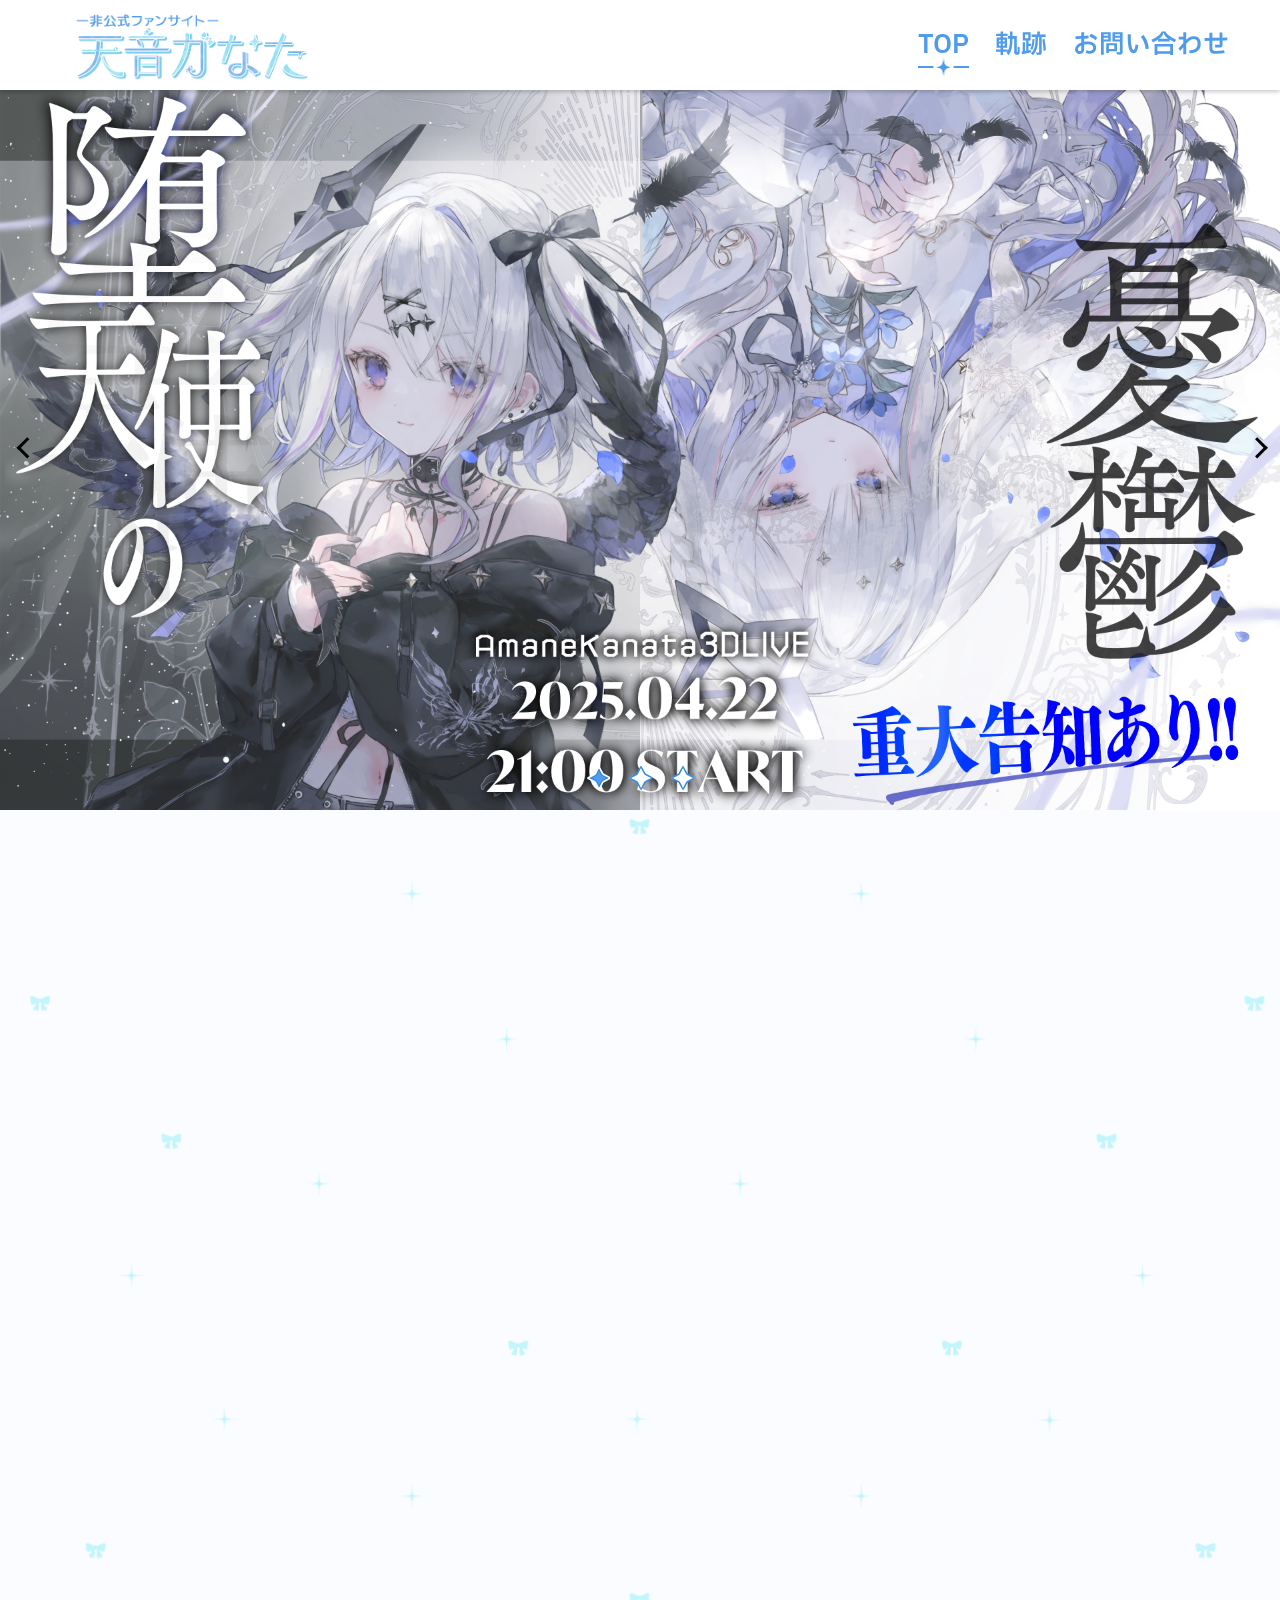
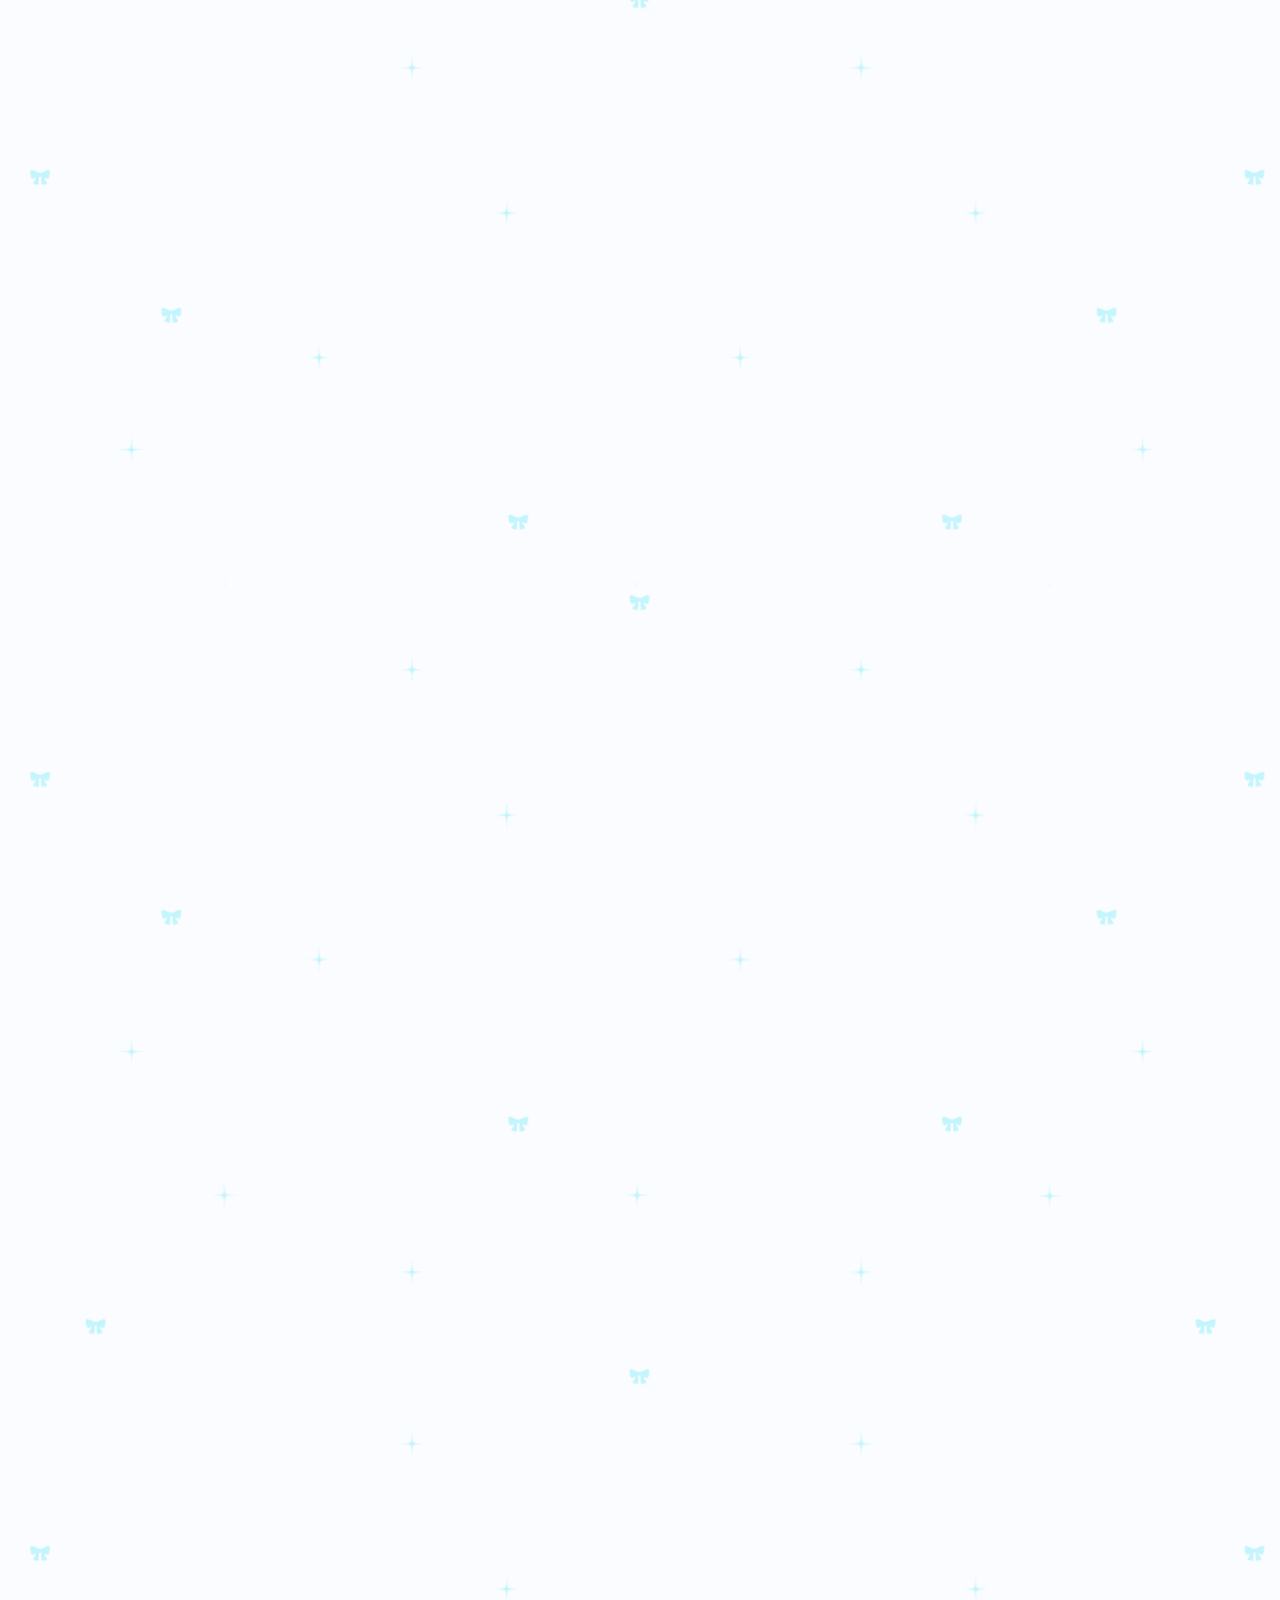
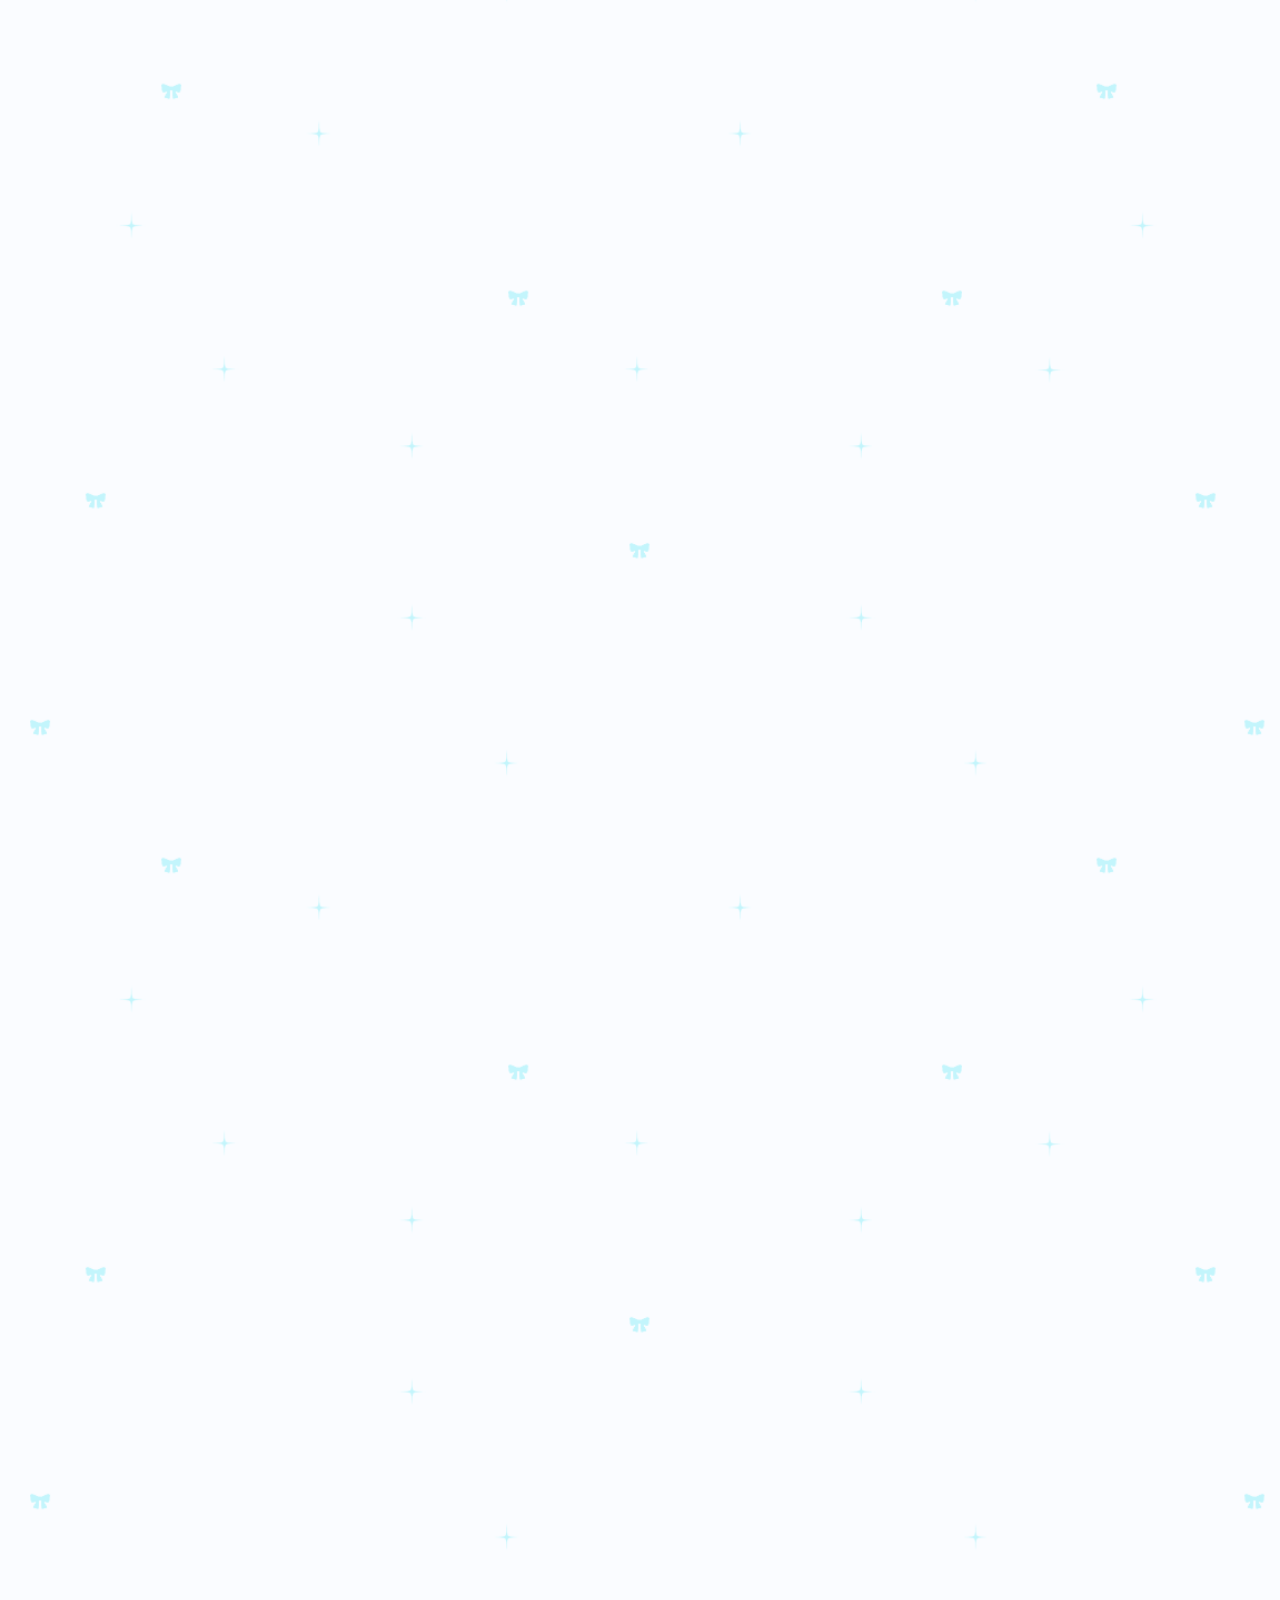
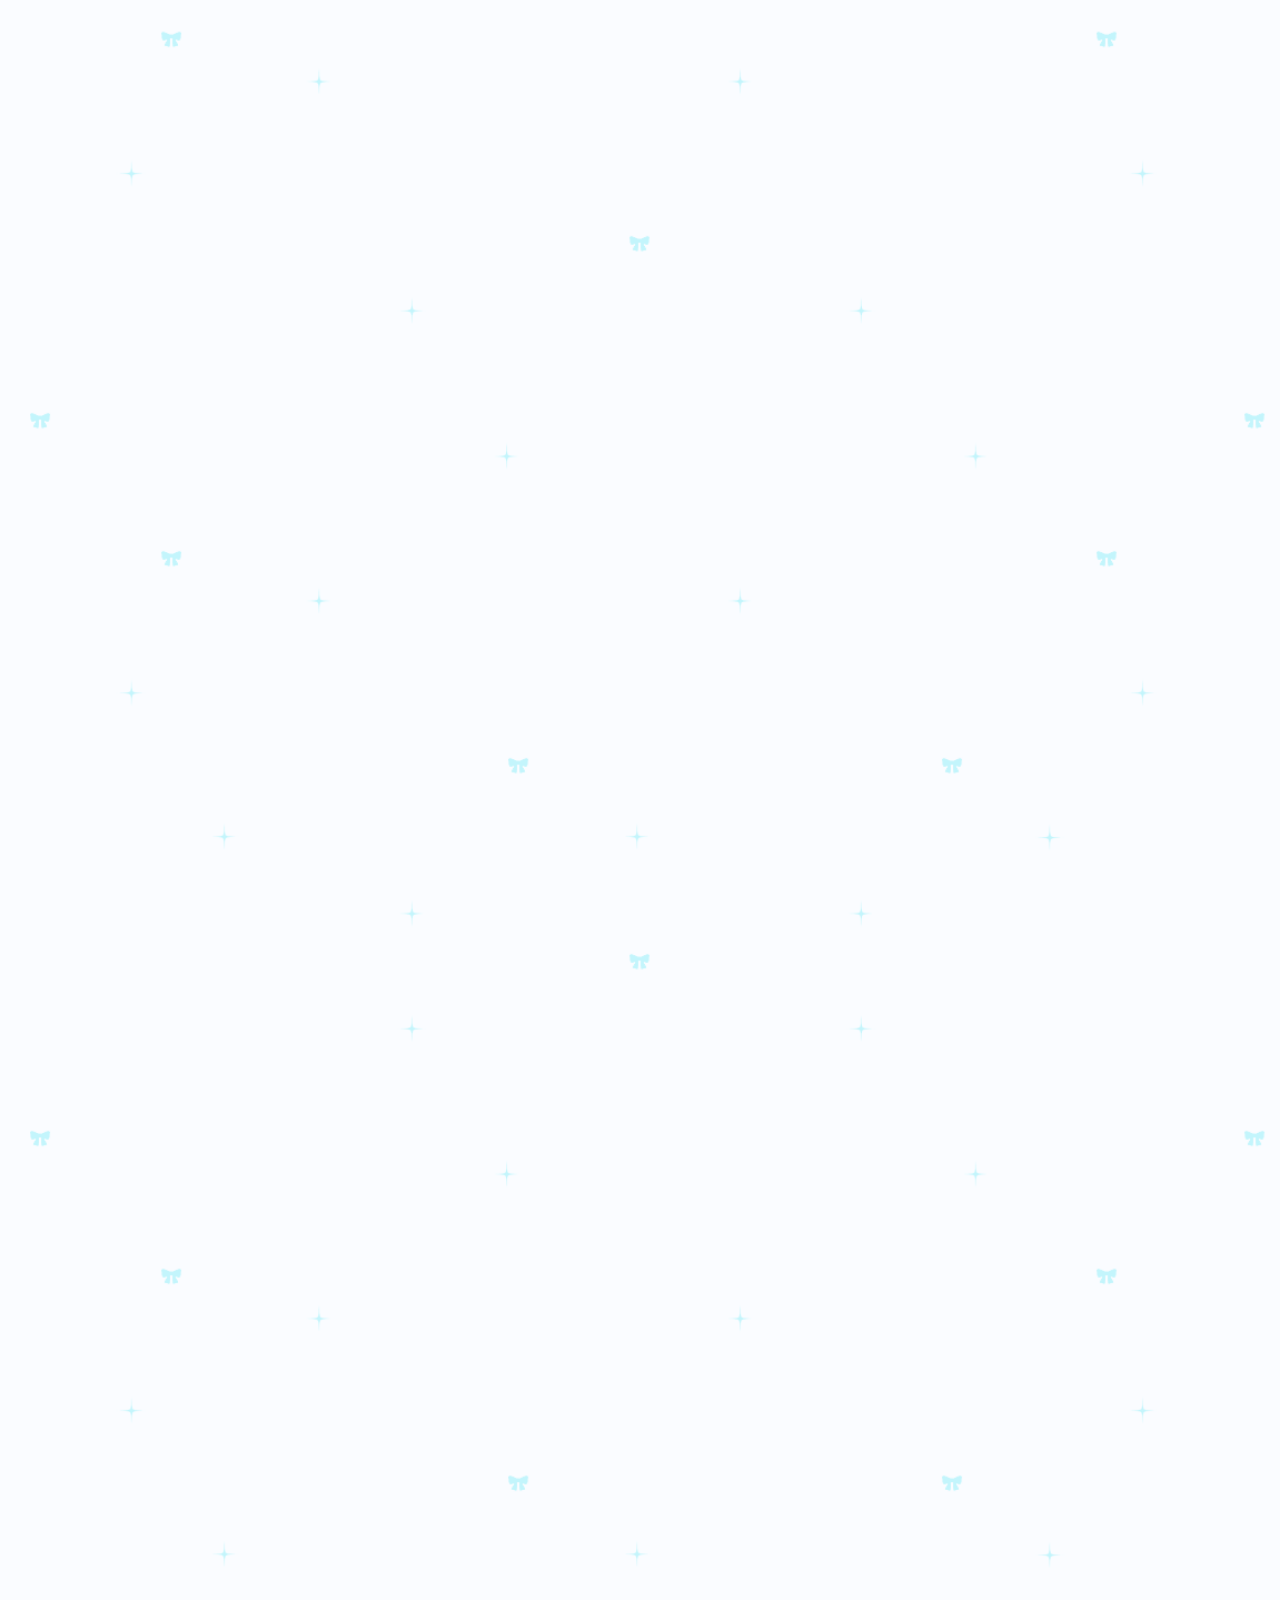
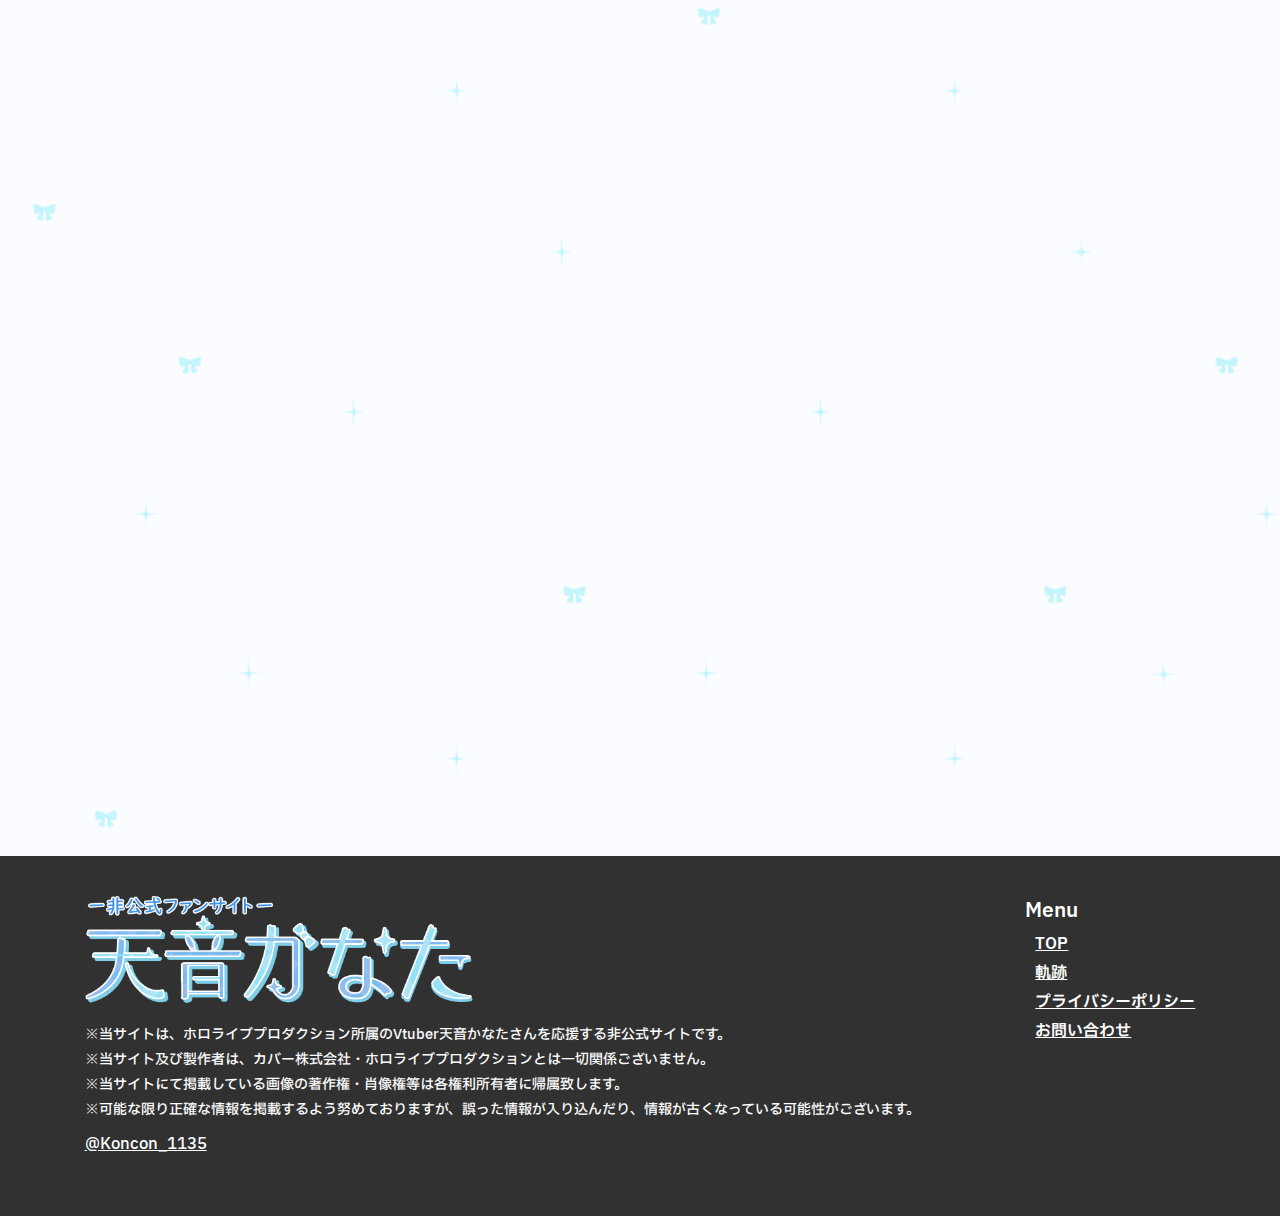
<file: index.html>
<!DOCTYPE html>
<html lang="ja">
<head>
    <meta charset="UTF-8">
    <meta name="viewport" content="width=device-width, initial-scale=1.0">
    <title>天音かなた非公式ファンサイト</title>
    <link rel="stylesheet" href="kanatacss/ress.css">
    <!--<link rel="stylesheet" href="https://unpkg.com/ress/dist/ress.min.css">-->
    <link rel="stylesheet" href="kanatacss/kanatacss.css">
    <script src="kanatajs/kanataJavaScript.js" defer></script>

    <meta name="description" content="当サイトは、ホロライブプロダクション所属のVtuber天音かなたさんを応援する非公式サイトになります。">
    <link rel="canonical" href="https://shima-kon.github.io/konkanata/index.html">

    <!-- OGP設定 -->
    <meta property="og:title" content="天音かなた非公式ファンサイト">
    <meta property="og:description" content="ホロライブ4期生・天音かなたさんを紹介・応援する非公式ファンサイトです。最新情報や活動の軌跡、おすすめ配信などを紹介しています。">
    <meta property="og:type" content="website">
    <meta property="og:url" content="https://shima-kon.github.io/konkanata/index.html">
    <meta property="og:image" content="https://shima-kon.github.io/konkanata/kanataimg/amanelogog.png">
    <meta property="og:site_name" content="天音かなた非公式ファンサイト">
    <meta property="og:locale" content="ja_JP">

    <meta name="twitter:card" content="summary_large_image">
    <meta name="twitter:site" content="@Koncon_1135">
    <meta name="twitter:title" content="天音かなた非公式ファンサイト">
    <meta name="twitter:description" content="ホロライブ4期生・天音かなたさんを紹介・応援する非公式ファンサイトです。最新情報や活動の軌跡、おすすめ配信などを紹介しています。">
    <meta name="twitter:image" content="https://shima-kon.github.io/konkanata/kanataimg/amanelogog.png">



    <!-- ファビコン -->
    <link rel="icon" type="image/png" href="kanatafavicon/favicon-96x96.png" sizes="96x96">
    <link rel="icon" type="image/svg+xml" href="kanatafavicon/favicon.svg">
    <link rel="shortcut icon" href="kanatafavicon/favicon.ico">
    <link rel="apple-touch-icon" sizes="180x180" href="kanatafavicon/apple-touch-icon.png">
    <link rel="manifest" href="kanatafavicon/site.webmanifest">

    <!-- フォント -->
    <link rel="preconnect" href="https://fonts.googleapis.com">
    <link rel="preconnect" href="https://fonts.gstatic.com" crossorigin>
    <link href="https://fonts.googleapis.com/css2?family=Rouge+Script&display=swap" rel="stylesheet">
    <link href="https://fonts.googleapis.com/css2?family=M+PLUS+Rounded+1c&display=swap" rel="stylesheet">
    <link href="https://fonts.googleapis.com/css2?family=IBM+Plex+Sans+JP&display=swap" rel="stylesheet">

    <!-- Googleタグ -->
    <script async src="https://www.googletagmanager.com/gtag/js?id=G-7DRY7C75LN"></script>
    <script>
        window.dataLayer = window.dataLayer || [];
        function gtag(){dataLayer.push(arguments);}
        gtag('js', new Date());
        gtag('config', 'G-7DRY7C75LN');
    </script>
</head>

    
    
<body>
    
    <header class="header">
        <div class="slide-wrapper">
            <!-- スライド（コンテンツ） -->
            <div id="slide" class="slide">
              <div>
                
              </div>
              <div>
              
              </div>
              <div>
              </div>
            </div>
            <!-- 左右のボタン -->
            <span id="prev" class="prev"></span>
            <span id="next" class="next"></span>
            <!-- インジケーター -->
            <ul class="indicator" id="indicator">
              <li class="list"></li>
              <li class="list"></li>
              <li class="list"></li>
            </ul>
        </div>
        
    

<button class="menu-btn" id="menuToggle">☰</button>
<div class="topdiv" id="slideMenu">
    <div class="title_div">
        <h1 class="header_title">
            <img class="hikousikilogo" src="kanataimg/fansaitokanatalogoth.png" alt="非公式ロゴ">
        </h1>
    </div>
    <nav>
        <ul class="headerul">
            <li class="navli"><a class="nav_btn" id="navtop" href="index.html">TOP</a></li>
            <li class="navli"><a class="nav_btn" href="kiseki.html">軌跡</a></li>
            <!--<li class="navli"><a class="nav_btn" href="karenda.html">活動カレンダー</a></li>-->
            <li class="navli"><a class="nav_btn" href="toiawaseform.html">お問い合わせ</a></li>
            <li id="puraibasi" class="navli"><a class="nav_btn" href="ppricy.html">プライバシーポリシー</a></li>
        </ul>
    </nav>
</div>

    </header>
        
        

     <main>

        <section class="profile" id="profileid">
            <div class="yokohaba">
                <div class="waku">
                    <h2 class="title"><img class="titlelogo" src="kanataimg/titleprofiletw.png" alt="プロフィール"></h2>
                    <div class="profilediv">
                        <div class="profileone">
                            <div class="kanadiv" id="kanadiv">
                                
                                <div class="name">
                                    <h3 class="profilename" id="namaeone">天音かなた</h3>
                                
                                    <p class="kana" id="namaetw">Amane Kanata</p>
                                </div>
                            </div>
                            <div class="profileimgone">
                                <img class="profileimg" src="kanataimg/Amane-Kanata_pr-img_01-459x640toph.png"  alt="学生服ハート(初期)">
                            </div>

                                <div class="rinkdiv">
                                    <h3 class="mainrink">
                                        <span>
                                            <img src="kanataimg/kousikirink.png" alt="公式リンク">
                                        </span>
                                        
                                    </h3>
                                    <div class="sns">
                                       
                                        <p class="btn btn-slide-horizontal" id="snsp">
                                            <a href="https://www.youtube.com/@AmaneKanata" target="_blank" rel="noopener noreferrer">Youtube</a>
                                        </p>
                                        <div class="snsth">
                                            
                                        <p class="btn btn-slide-horizontal" id="snsptw">
                                            <a href="https://x.com/amanekanatach?ref_src=twsrc%5Egoogle%7Ctwcamp%5Eserp%7Ctwgr%5Eauthor&mx=2" target="_blank" rel="noopener noreferrer">X</a>
                                        </p>
                                        <p class="btn btn-slide-horizontal" id="snspth">
                                            <a href="https://www.tiktok.com/@amanekanata_hololive" target="_blank" rel="noopener noreferrer">TikTok</a>
                                        </p>
                                        </div>
                                    </div>
                                </div>
                                
                        
                        </div>
                        <div class="profileimgtwo">
                            <div class="kanadiv" id="kanadivtw">
                                
                                <div class="name">
                                            
                                            <h3 class="profilename">天音かなた</h3>
                                            <p class="kana">Amane Kanata</p>
                                </div>
                            </div>
                            <div class="profilejyun">
                                <div class="profilepdiv">
                                    <h3 class="helloaisatu" id="hei">「へい！みんなこんかなた～」</h3>
                                    
                                    <p class="profilep">天界学園に通う天使。親しい人の前では元気だが、人が増えるほど静かになる陰キャ。休日は家に引きこもる。 <br>いつか、さいたまスーパーアリーナでLIVEを開催することを目標としている</p>
                                </div>
                            <div class="teble">
                                <table>
                                    <tbody>
                                        <tr>
                                            <th>初配信日</th>
                                            <td>2019年 12月27日</td>
                                        </tr>
                                        <tr>
                                            <th>誕生日</th>
                                            <td>4月22日</td>
                                        </tr>
                                        <tr>
                                            <th>種族</th>
                                            <td>天使</td>
                                        </tr>
                                        <tr>
                                            <th>年齢</th>
                                            <td>天使年齢で20歳</td>
                                        </tr>
                                        <tr>
                                            <th>握力</th>
                                            <td>50kg以上</td>

                                        </tr>
                                        <tr>
                                            <th>身長</th>
                                            <td>149cm</td>
                                        </tr>
                                        <tr>
                                            <th>血液型</th>
                                            <td>B型</td>
                                        </tr>
                                        <tr>
                                            <th>イラストレーター</th>
                                            <td><a class="sitasen" href="https://x.com/oshioshio_info" target="_blank" rel="noopener noreferrer">おしおしお</a></td>
                                        </tr>
                                        
                                    </tbody>
                                </table>
                                <table class="tabletw">
                                    <tbody>
                                        <tr>
                                            <th>ユニット</th>
                                            <td>4期生</td>
                                        </tr>
                                        <tr>
                                            <th>愛称</th>
                                            <td>かなたん・かなたそ・PP天使</td>

                                        </tr>
                                        <tr>
                                            <th>一人称</th>
                                            <td>僕・かなたそ</td>

                                        </tr>
                                        <tr>
                                            <th>ファンネーム</th>
                                            <td>へい民</td>

                                        </tr>
                                        <tr>
                                            <th>ボカロP名義</th>
                                            <td>PP天使P</td>
                                        </tr>
                                        <tr>
                                            <th>好きなもの</th>
                                            <td>アイドル・野球</td>
                                        </tr>
                                        <tr>
                                            <th>特技</th>
                                            <td>声真似</td>
                                        </tr>
                                        <tr>
                                            <th>3Dモデル</th>
                                            <td><a class="sitasen" href="https://x.com/yatsurugi_3dcg" target="_blank" rel="noopener noreferrer">八剣</a></td>

                                        </tr>
                                        
                                        
                                    </tbody>
                                </table>
                            </div>
                            <div class="profileisyoudiv">
                                <ul class="profileul">
                                
                                    <div class="image-container">
                                        <li class="profileli"><img class="profiletwoimg" src="kanataimg/Amane-Kanata_pr-img_02-459x640-topkage.png" width="195" height="260" alt="学生服(初期)"></li>
                                    </div>
                                    <div class="image-container">
                                        <li class="profileli"><img class="profiletwoimg" src="kanataimg/Amane-Kanata_pr-img_03-459x640topw.png" width="195" height="260" alt="お正月衣装"></li>
                                    </div>
                                    <div class="image-container">
                                        <li class="profileli"><img class="profiletwoimg" src="kanataimg/Amane-Kanata_pr-img_04-459x640tops.png" width="195" height="260" alt="お仕事衣装"></li>
                                    </div>
                                    <div class="image-container">
                                        <li class="profileli"><img class="profiletwoimg" src="kanataimg/Amane-Kanata_pr-img_05-459x640topn.png" width="195" height="260" alt="ナース服"></li>
                                    </div>
                                    <div class="image-container">
                                        <li class="profileli"><img class="profiletwoimg" src="kanataimg/Amane-Kanata_pr-img_06-459x640topd.png" width="195" height="260" alt="堕天使衣装"></li>
                                    </div>
                                    <div class="image-container">
                                        <li class="profileli"><img class="profiletwoimg" src="kanataimg/Amane-Kanata_pr-img_07-459x640topj.png" width="195" height="260" alt="地雷系衣装"></li>
                                    </div>
                                    <div class="image-container">
                                        <li class="profileli"><img class="profiletwoimg" src="kanataimg/Amane-Kanata_pr-img_08-459x640topkagemi.png" width="195" height="260" alt="水着衣装"></li>
                                    </div>
                                    <div class="image-container">
                                        <li class="profileli"><img class="profiletwoimg" src="kanataimg/Amane-Kanata_pr-img_kei.png" width="195" height="260" alt="警官衣装"></li>
                                    </div>
                            </ul>
                            </div>
                            </div>
                        </div>
                    </div>
                </div>
            </div>
        </section>
   
    <!-- stlyme -->
    <section class="miryoku">
        <div class="yokohaba">
        <h2 class="title"><img class="titlelogo" src="kanataimg/miryokutitlefo.png" alt="魅力"></h2>
        
        <div class="charmtitle">
            <div class="charmtitlediv">
                <h3 class="charm">癒しなキャラ</h3>
            </div>
            
            <div class="charmdiv">
                <div class="charmdivp">
                    <p class="charmp">最大の魅力の一つは、彼女の穏やかで癒される、明るい声と性格です。配信中でも常にポジティブで、苦手としていることにも積極的に挑戦し、困難な状況でも明るく楽しそうに話すなど、決してあきらめることのない姿勢に元気や勇気をもらえます。<br>
                        <!--また、少し天然なところがあり、その「おっちょこちょい」な一面もファンに愛されています。完璧でないところが逆に親しみやすく、視聴者はそんな天然な一面を見て「可愛い」と感じることが多いです。<br>-->
                        また、ホロライブメンバーやリスナーが辛いときには、積極的に声をかけたり、親身になって相談にのるなどして、支える献身的な姿勢も相まって多くの人に愛されています。
                    </p>
                </div>
                <div class="parent">
                    <div class="charmdivimg">
                        <img class="charmimg" src="kanataimg/kanaegao.png" alt="天音かなたかわいい笑顔の画像">
                    </div>
                </div>
            </div>


        </div>
            <div class="charmtitle">
            <div class="charmtitlediv">
                <h3 class="charm">圧倒的な歌唱力</h3>
            </div>
            <div class="charmdiv">
                <div class="charmdivp">
                    <p class="charmp">周年、生誕LIVEや歌枠配信では圧倒的な歌唱力でファンを魅了します！<br>
                    彼女の透き通るような透明感のある歌声や広い音域を自在に操る感情表現の豊かな歌唱が特徴で、J-POPやアニソン、ボカロ曲、民謡など、幅広いジャンルの曲を歌いこなします。<br>
                    また、歌唱だけでなく作詞・作曲も行い、ボカロPとしても活躍するなど音楽に強い一面を持っています。
                    </p>
                </div>
                <div class="parent">
                    <div class="charmdivimg">
                        <img class="charmimg" src="kanataimg/kanatalivescth.jpg" alt="天音かなた歌っているときの画像">
                    </div>
                </div>
           </div>
            </div>

        <div class="charmtitle">
            <div class="charmtitlediv">
                <h3 class="charm">ギャップ萌え</h3>
            </div>
            <div class="charmdiv">
                <div class="charmdivp">
                    <p class="charmp">彼女の魅力の中でも、”ギャップ萌え”は特に多くのファンを惹きつけるポイントです。<br>
                        彼女の普段見せるほんわかとした小動物のような雰囲気やかわいらしさと、耐久配信など何度失敗しても前のめりに挑戦し続け、何十時間かけても達成に向けて奮闘する姿など、時折見せる決してあきらめることのない努力家としての一面や何事にも真剣に取り組む姿勢に勇気や感動をもらい、ギャップとなりさらにファンを魅了します。<br>
                        また、少し天然なところがあり、その「おっちょこちょい」な一面もファンに愛されています。完璧でないところが逆に親しみやすく、視聴者はそんな天然な一面を見て「可愛い」と感じることが多いです。
                        
                    </p>
                </div>
                <div class="parent">
                    <div class="charmdivimg">
                        <img class="charmimg" src="kanataimg/kanaegaotw.jpg" alt="天音かなた満面の笑みの画像">
                    </div>
                </div>

           </div>
        </div>

        <div class="charmtitle">
            <div class="charmtitlediv">
                
                <h3 class="charm">芸人としての一面</h3>
            </div>
            <div class="charmdiv">
                <div class="charmdivp">
                    <p class="charmp">配信時には持ち前のテンポのいいトークやホロライブメンバーやリスナーとのプロレスで発揮される鋭いツッコミや天然なボケで楽しませてくれます。
                        かなたんのトークは、テンポが良くて聞きやすいのが特徴で、長時間配信でもリスナーを飽きさせないトーク力と面白くもかわいらしいリアクションを見せてくれます。
                        
                    </p>
                </div>
                <div class="parent">
                    <div class="charmdivimg">
                        <img class="charmimg" src="kanataimg/kanaegao.png" alt="天音かなた満面の笑みの画像">
                    </div>
                </div>

           </div>
        

        

           </div>

           <div class="charmtitle">
            <div class="charmtitlediv">
                <h3 class="charm">おすすめ配信</h3>
            </div>
            <div class="charmdiv">
                <div class="charmdougadiv">
                    <iframe loading="lazy" class="douga" src="https://www.youtube.com/embed/UdbB5g1ncHs?si=V1Zi-R4TqKn-zCBp" title="YouTube video player" frameborder="0" allow="accelerometer; autoplay; clipboard-write; encrypted-media; gyroscope; picture-in-picture; web-share" referrerpolicy="strict-origin-when-cross-origin" allowfullscreen></iframe>
                    <iframe loading="lazy" class="douga" src="https://www.youtube.com/embed/szUbg1Yar5c?si=LLmecNI6rTch1_RY" title="YouTube video player" frameborder="0" allow="accelerometer; autoplay; clipboard-write; encrypted-media; gyroscope; picture-in-picture; web-share" referrerpolicy="strict-origin-when-cross-origin" allowfullscreen></iframe>
                    <iframe loading="lazy" class="douga" src="https://www.youtube.com/embed/aNGCGkyZLc8?si=CwiyJoV4uZcFg-1J" title="YouTube video player" frameborder="0" allow="accelerometer; autoplay; clipboard-write; encrypted-media; gyroscope; picture-in-picture; web-share" referrerpolicy="strict-origin-when-cross-origin" allowfullscreen></iframe>
                </div>
                


        </div>
        </div>
        <div class="charmtitle">
            <div class="charmtitlediv">
                <h3 class="charm">おすすめ動画</h3>
            </div>
            <div class="charmdiv">
                <div class="charmdougadiv">
                    
                    <div class="charmdougadiv">
                        <iframe loading="lazy" class="douga visible" src="https://www.youtube.com/embed/mcQs0iQE0bs?si=vQ6iQLkq1dnaDniG" title="YouTube video player" frameborder="0" allow="accelerometer; autoplay; clipboard-write; encrypted-media; gyroscope; picture-in-picture; web-share" referrerpolicy="strict-origin-when-cross-origin" allowfullscreen></iframe>
                        <iframe loading="lazy" class="douga visible" src="https://www.youtube.com/embed/m7MuUadCV90?si=FV9oU8l5mMpltNWP" title="YouTube video player" frameborder="0" allow="accelerometer; autoplay; clipboard-write; encrypted-media; gyroscope; picture-in-picture; web-share" referrerpolicy="strict-origin-when-cross-origin" allowfullscreen></iframe>
                        <iframe loading="lazy" class="douga visible" src="https://www.youtube.com/embed/k74Q0D8wx-0?si=RDqS-H6zLNDDtyGp" title="YouTube video player" frameborder="0" allow="accelerometer; autoplay; clipboard-write; encrypted-media; gyroscope; picture-in-picture; web-share" referrerpolicy="strict-origin-when-cross-origin" allowfullscreen></iframe>
                    </div>
                    
                </div>
                


        </div>
        </div>
        </div>
    </section>
    <!-- music -->
    <section class="gakkyoku" id="gakkyokuid">
        <div class="yokohaba">
            <h2 class="title"><img class="titlelogo" src="kanataimg/gakkyokutitletw.png" alt="楽曲"></h2>
            
            <div class="gakkyokutopdiv">

                <div class="card-box" id="card">
                <div class="gakkyokudiv">
                    <a href="https://hololive.hololivepro.com/music/602/" target="_blank" rel="noopener noreferrer">
                    <figure><img class="gakkyokuimg" src="kanataimg/lumiere.png" alt="Onyourside"></figure>

                    <div class="timediv">
                        <div class="timesen"></div>
                            <p class="gakkyokutime"><time datetime="2025-07-31">2025年7月31日</time></p>
                        
                    </div>

                    <ul class="album">
                        <li class="kyoku">SINGLE</li>
                        <li class="kyoku">ORIGINAL</li>
                    </ul>
                    
                    <h3 class="gakkyokutitle">lumière</h3>
                    
                    
                    </a>
                </div>
            </div>

            <div class="card-box" id="card">
                <div class="gakkyokudiv">
                    <a href="https://hololive.hololivepro.com/music/016017/" target="_blank" rel="noopener noreferrer">
                    <figure><img class="gakkyokuimg" src="kanataimg/Trigger.png" alt=""></figure>
                    
                    <div class="timediv">
                        <div class="timesen"></div>
                        <p class="gakkyokutime"><time datetime="2025-7-23">2025年7月23日</time></p>
                    </div>

                    <ul class="album">
                        <li class="kyoku">ALBUM</li>
                        <li class="kyoku">ORIGINAL</li>
                    </ul>
                    
                    <h3 class="gakkyokutitle">Trigger</h3>
                    </a>
                </div>
            </div>

                <div class="card-box" id="card">
                    <div class="gakkyokudiv">
                        <a href="https://hololive.hololivepro.com/music/575/" target="_blank" rel="noopener noreferrer">
                        <figure><img class="gakkyokuimg" src="kanataimg/selfservicek.png" alt="セルフサービス"></figure>
                        
                        
                        <div class="timediv">
                            <div class="timesen"></div>
                            <p class="gakkyokutime"><time datetime="2024-06-01">2024年6月1日</time></p>
                            
                        </div>
                        <ul class="album">
                            <li class="kyoku">SINGLE</li>
                            <li class="kyoku">ORIGINAL</li>
                        </ul>
                        
                        <h3 class="gakkyokutitle">セルフサービス</h3>
                        
                        </a>
                    </div>
                </div>

                <div class="card-box" id="card">
                    <div class="gakkyokudiv">
                        <a href="https://hololive.hololivepro.com/music/563/" target="_blank" rel="noopener noreferrer">
                            <figure><img class="gakkyokuimg" src="kanataimg/Cupidkana.png" alt="きゅーぴっど。"></figure>
                        
                        
                        <div class="timediv">
                            <div class="timesen"></div>
                            <p class="gakkyokutime"><time datetime="2025-04-23">2025年4月23日</time></p>
                        </div>
                        <ul class="album">
                            <li class="kyoku">SINGLE</li>
                            <li class="kyoku">ORIGINAL</li>
                        </ul>
                        <h3 class="gakkyokutitle">きゅーぴっど。</h3>
    
                        </a>
                    </div>
                </div>


                

                


        </div>

    </section>
   
            
    <section class="ibent" id="ibentid">
        <div class="yokohaba">
            <h2 class="title"><img class="titlelogo" src="kanataimg/ibentlogoth.png" alt="イベント"></h2>
            
            <div class="ibenttopdiv">
                <div class="ibent-box">
                    <div class="ibentdiv">
                        <a href="https://hololive.hololivepro.com/news/20250531-01-340/" target="_blank" rel="noopener noreferrer">
                        <figure class="ibentfigure"><img class="ibentimg" src="kanataimg/sololive250531.png" alt=""></figure>
                        <p><time datetime="2025-03-13"></time></p>
                       
                        <h3 class="ibenttitle">「天音かなた」1stソロライブ＠有明アリーナ 情報解禁！</h3>
                        </a>
                    </div>
                </div>

                <div class="ibent-box" id="ukiwabox">
                    <div class="ibentdiv">
                        <a href="https://hololive.hololivepro.com/news/20250422-01-334/" target="_blank" rel="noopener noreferrer">
                        <figure class="ibentfigure"><img class="ibentimg" src="kanataimg/250422_kanamain.png" alt="天音かなたソロライブイラスト"></figure>
                        <p><time datetime="2025-04-22"></time></p>
                        
                        <h3 class="ibenttitle">「天音かなた」7月23日に2ndアルバムリリース決定！8月13日に自身初のソロライブ開催も！</h3>
                        </a>
                    </div>
                </div>

                <div class="ibent-box">
                    <div class="ibentdiv">
                        <a href="https://hololive.hololivepro.com/news/20250317-01-329/" target="_blank" rel="noopener noreferrer">
                        <figure class="ibentfigure"><img class="ibentimg" src="kanataimg/holoekis.png" alt=""></figure>
                        <p><time datetime="2025-03-17"></time></p>
                       
                        <h3 class="ibenttitle">大阪・関西万博の「株式会社エントリー presents Japan Expo Paris in Osaka 2025」の大トリとしてホロライブが出演決定！</h3>
                        </a>
                    </div>
                </div>
    
            </div>

        </div>
    </section>
    <section class="rink">
       <div class="yokohaba">
            <div class="rinkdivtw">
                <h2 class="title"><img src="kanataimg/kousikirink.png" alt="公式リンク"></h3>
                
                <div class="snstw">
                    <p class="btn btn-slide-horizontal" id="snsbtn">
                        <a href="https://www.youtube.com/channel/UCZlDXzGoo7d44bwdNObFacg" target="_blank" rel="noopener noreferrer">Youtube</a>
                    </p>
                    <div class="snsdiv">
                        <p class="btn btn-slide-horizontal" id="snsbtn">
                            <a href="https://x.com/amanekanatach?ref_src=twsrc%5Egoogle%7Ctwcamp%5Eserp%7Ctwgr%5Eauthor&mx=2" target="_blank" rel="noopener noreferrer">X</a>
                        </p>
                        <p class="btn btn-slide-horizontal" id="snsbtn">
                            <a href="https://www.tiktok.com/@amanekanata_hololive" target="_blank" rel="noopener noreferrer">TikTok</a>
                        </p>
                    </div>
                </div>
            </div>
        </div>
    </section>


    <section class="kousin" id="kousinid">
        <div class="yokohaba">
            <h2 class="title"><img class="titlelogo" src="kanataimg/kousinrirekilogo.png" alt="更新履歴"></h2>
            

            <div class="kousindiv">
                <dl class="kousindl">
                    <span class="newsdt"><dt><p><time datetime="2025-08-14">2025年08月14日</time></p></dt>
                    <dd><p class="kousinp">軌跡を更新しました</p></dd></span>
                    <span class="newsdt"><dt><p><time datetime="2025-08-14">2025年08月14日</time></p></dt>
                    <dd><p class="kousinp">楽曲を追加しました</p></dd></span>
                    <span class="newsdt"><dt><p><time datetime="2025-06-15">2025年06月15日</time></p></dt>
                    <dd><p class="kousinp">軌跡を更新しました</p></dd></span>
                    <span class="newsdt"><dt><p><time datetime="2025-06-15">2025年06月15日</time></p></dt>
                    <dd><p class="kousinp">イベントを更新しました</p></dd></span>
                    <span class="newsdt"><dt><p><time datetime="2025-06-15">2025年06月15日</time></p></dt>
                    <dd><p class="kousinp">楽曲を更新しました</p></dd></span>
                    <span class="newsdt"><dt><p><time datetime="2025-05-22">2025年05月22日</time></p></dt>
                    <dd><p class="kousinp">問い合わせフォームが完成</p></dd></span>
                    
                    
                    
                    <span class="newsdt"><dt><p><time datetime=""><span class="rirekispan">2025年03月05日</span></time></p></dt>
                    <dd><p></p></dd></span>
                </dl>
            </div>
        </div>
    </section>




</main>

    <footer>
        <div class="yokohaba">
            <div class="footerdiv">

                    <div class="footertwodiv">
                        <img class="footerlogo" src="kanataimg/kanalogof.png" alt="非公式ロゴ">
                        <p class="footerp">※当サイトは、ホロライブプロダクション所属のVtuber天音かなたさんを応援する非公式サイトです。</p>
                        <p class="footerp">※当サイト及び製作者は、カバー株式会社・ホロライブプロダクションとは一切関係ございません。</p>
                        <p class="footerp">※当サイトにて掲載している画像の著作権・肖像権等は各権利所有者に帰属致します。</p>
                        <p class="footerp">※可能な限り正確な情報を掲載するよう努めておりますが、誤った情報が⼊り込んだり、情報が古くなっている可能性がございます。</p>
                        <div id="consns" class="sitasen"><a id="footera" class="" href="https://x.com/Koncon_1135" target="_blank" rel="noopener noreferrer"><p class="konp">@Koncon_1135</p></a></div>
                    </div>
                    <div class="footerthdiv">
                        <h4 class="footermenu">Menu</h4>
                        <div class="footermenudiv">
                            <p class="menup"><a id="footera" class="sitasen" href="index.html">TOP</a></p>
                            <!--<p class="menup"><a id="footera" class="sitasen" href="karenda.html">活動カレンダー</a></p>-->
                            <p class="menup"><a id="footera" class="sitasen" href="kiseki.html">軌跡</a></p>
                            <p class="menup"><a id="footera" class="sitasen" href="ppricy.html">プライバシーポリシー</a></p>
                            <p class="menup"><a id="footera" class="sitasen" href="toiawaseform.html">お問い合わせ</a></p>
                        </div>
                 
                    </div>
            </div>
        </div>
    </footer>
   

    
    
</body>
</html>
</file>
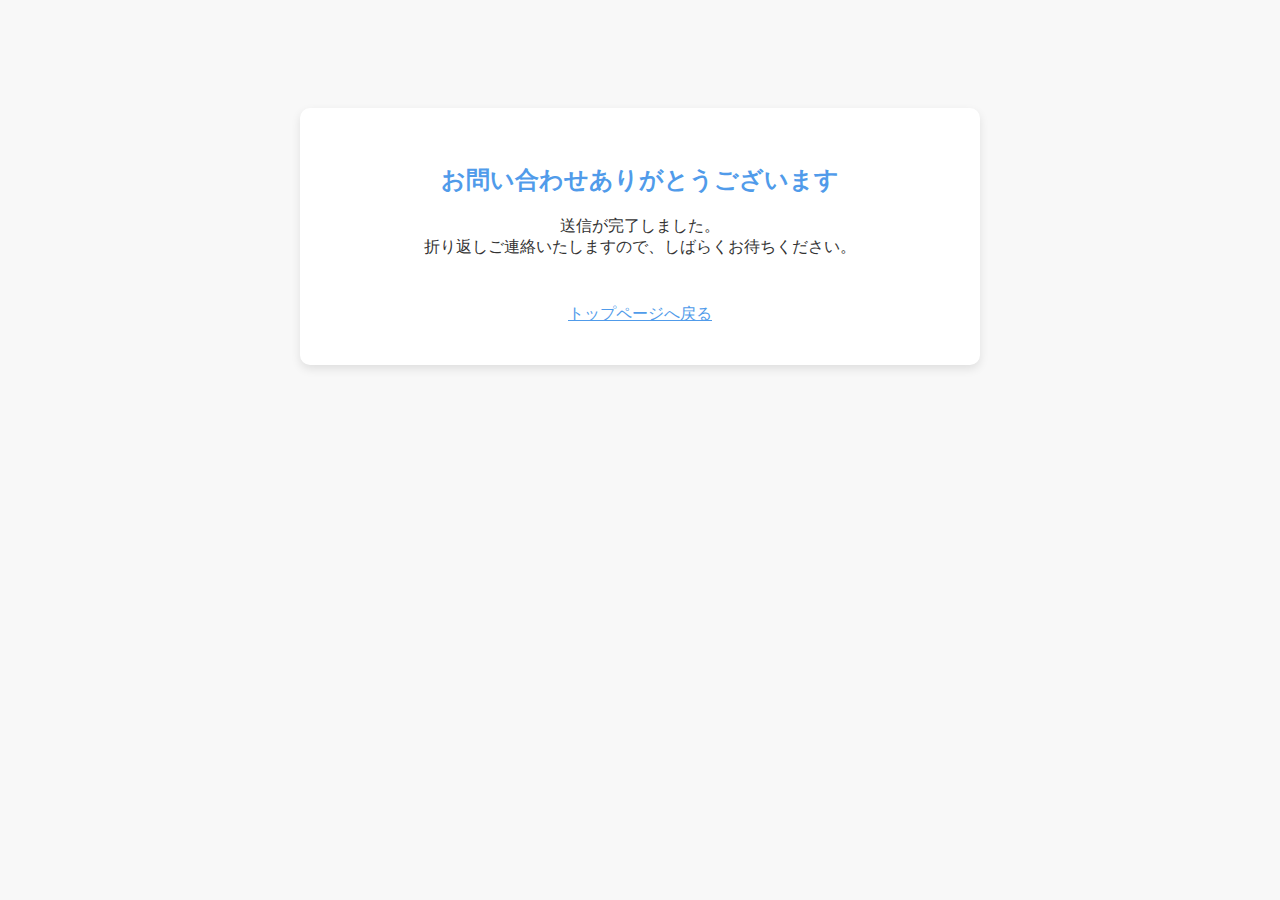
<file: kanafthanks.html>
<!DOCTYPE html>
<html lang="ja">
<head>
  <meta charset="UTF-8">
  <title>お問い合わせ完了</title>
  <style>
    body {
      font-family: "M PLUS Rounded 1c", sans-serif;
      background-color: #f8f8f8;
      text-align: center;
      padding: 100px 20px;
    }
    .thanks-box {
      background: #fff;
      padding: 40px;
      margin: 0 auto;
      border-radius: 10px;
      max-width: 600px;
      box-shadow: 0 4px 10px rgba(0, 0, 0, 0.1);
    }
    h1 {
      color: #509BEA;
      font-size: 24px;
    }
    p {
      font-size: 16px;
      color: #333;
      margin-top: 20px;
    }
    a {
      display: inline-block;
      margin-top: 30px;
      color: #509BEA;
      text-decoration: underline;
    }
  </style>
</head>
<body>
  <div class="thanks-box">
    <h1>お問い合わせありがとうございます</h1>
    <p>送信が完了しました。<br>折り返しご連絡いたしますので、しばらくお待ちください。</p>
    <a href="index.html">トップページへ戻る</a>
  </div>
</body>
</html>
</file>
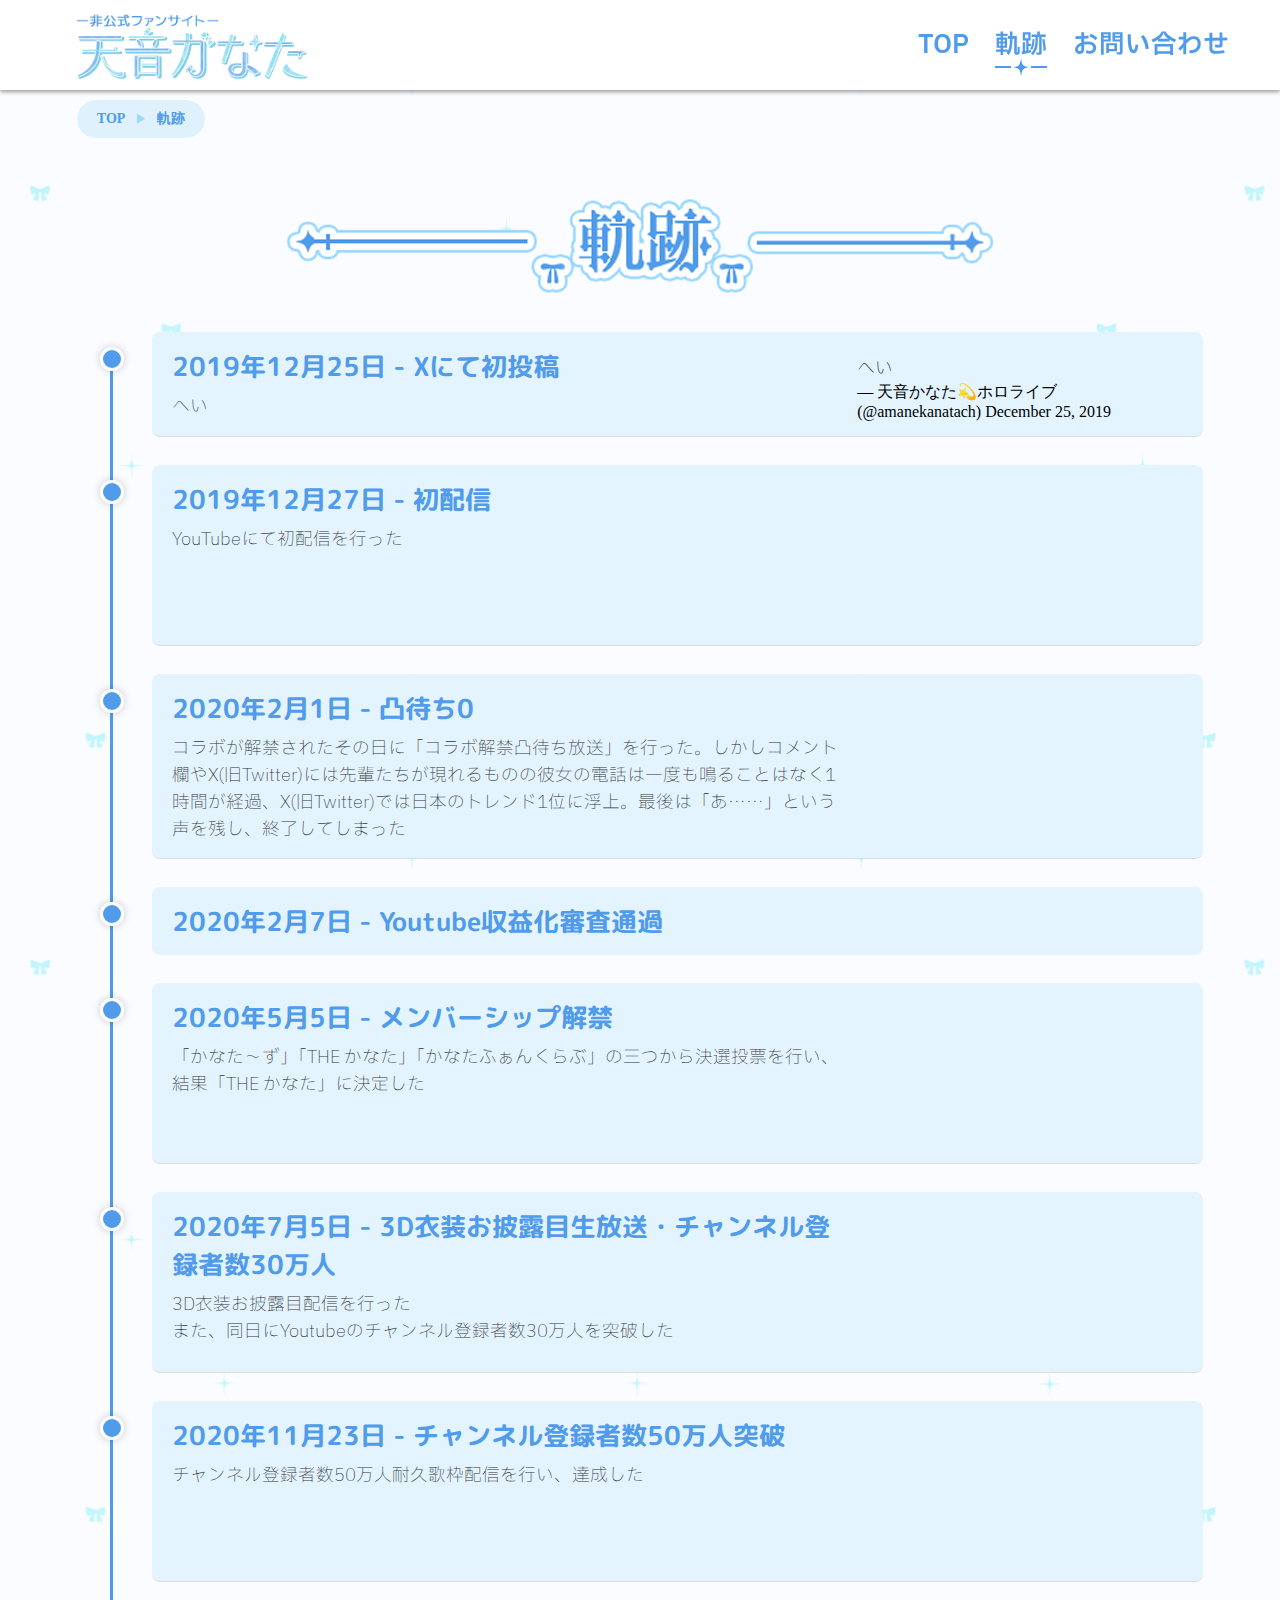
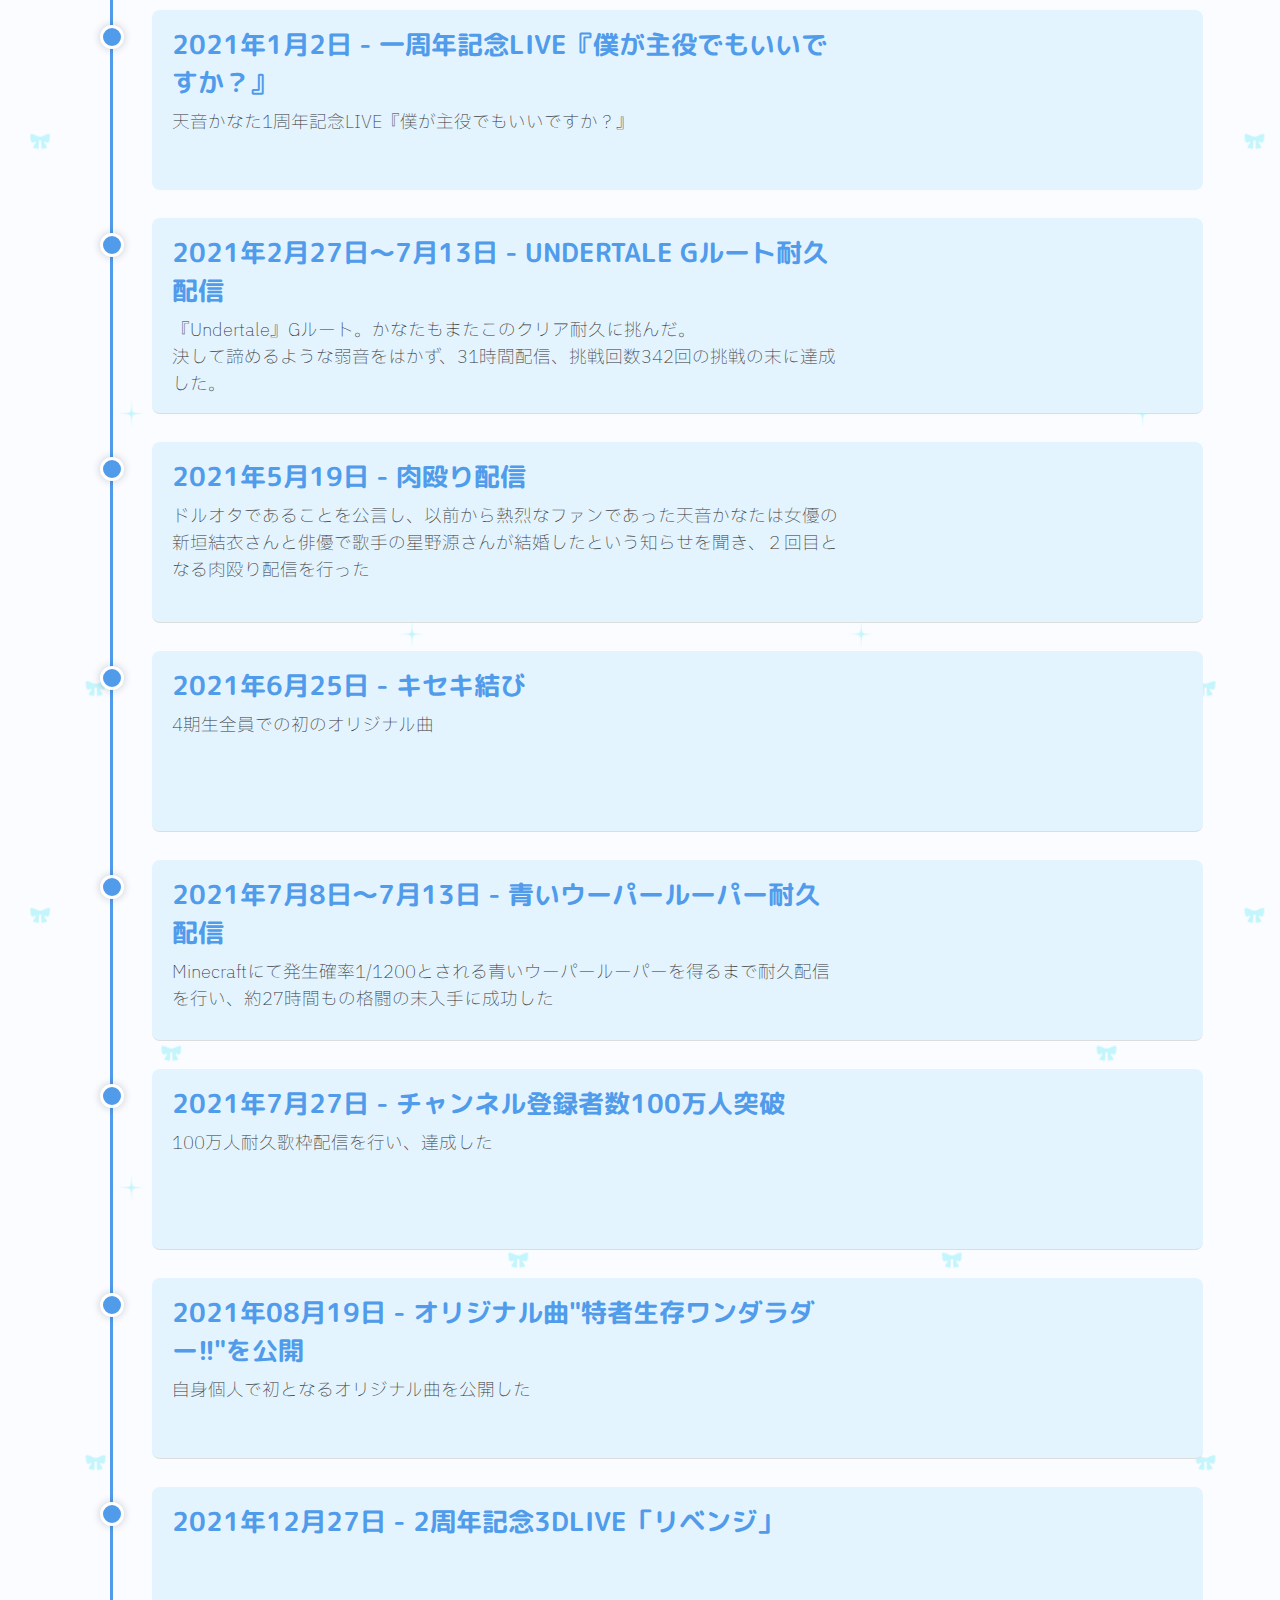
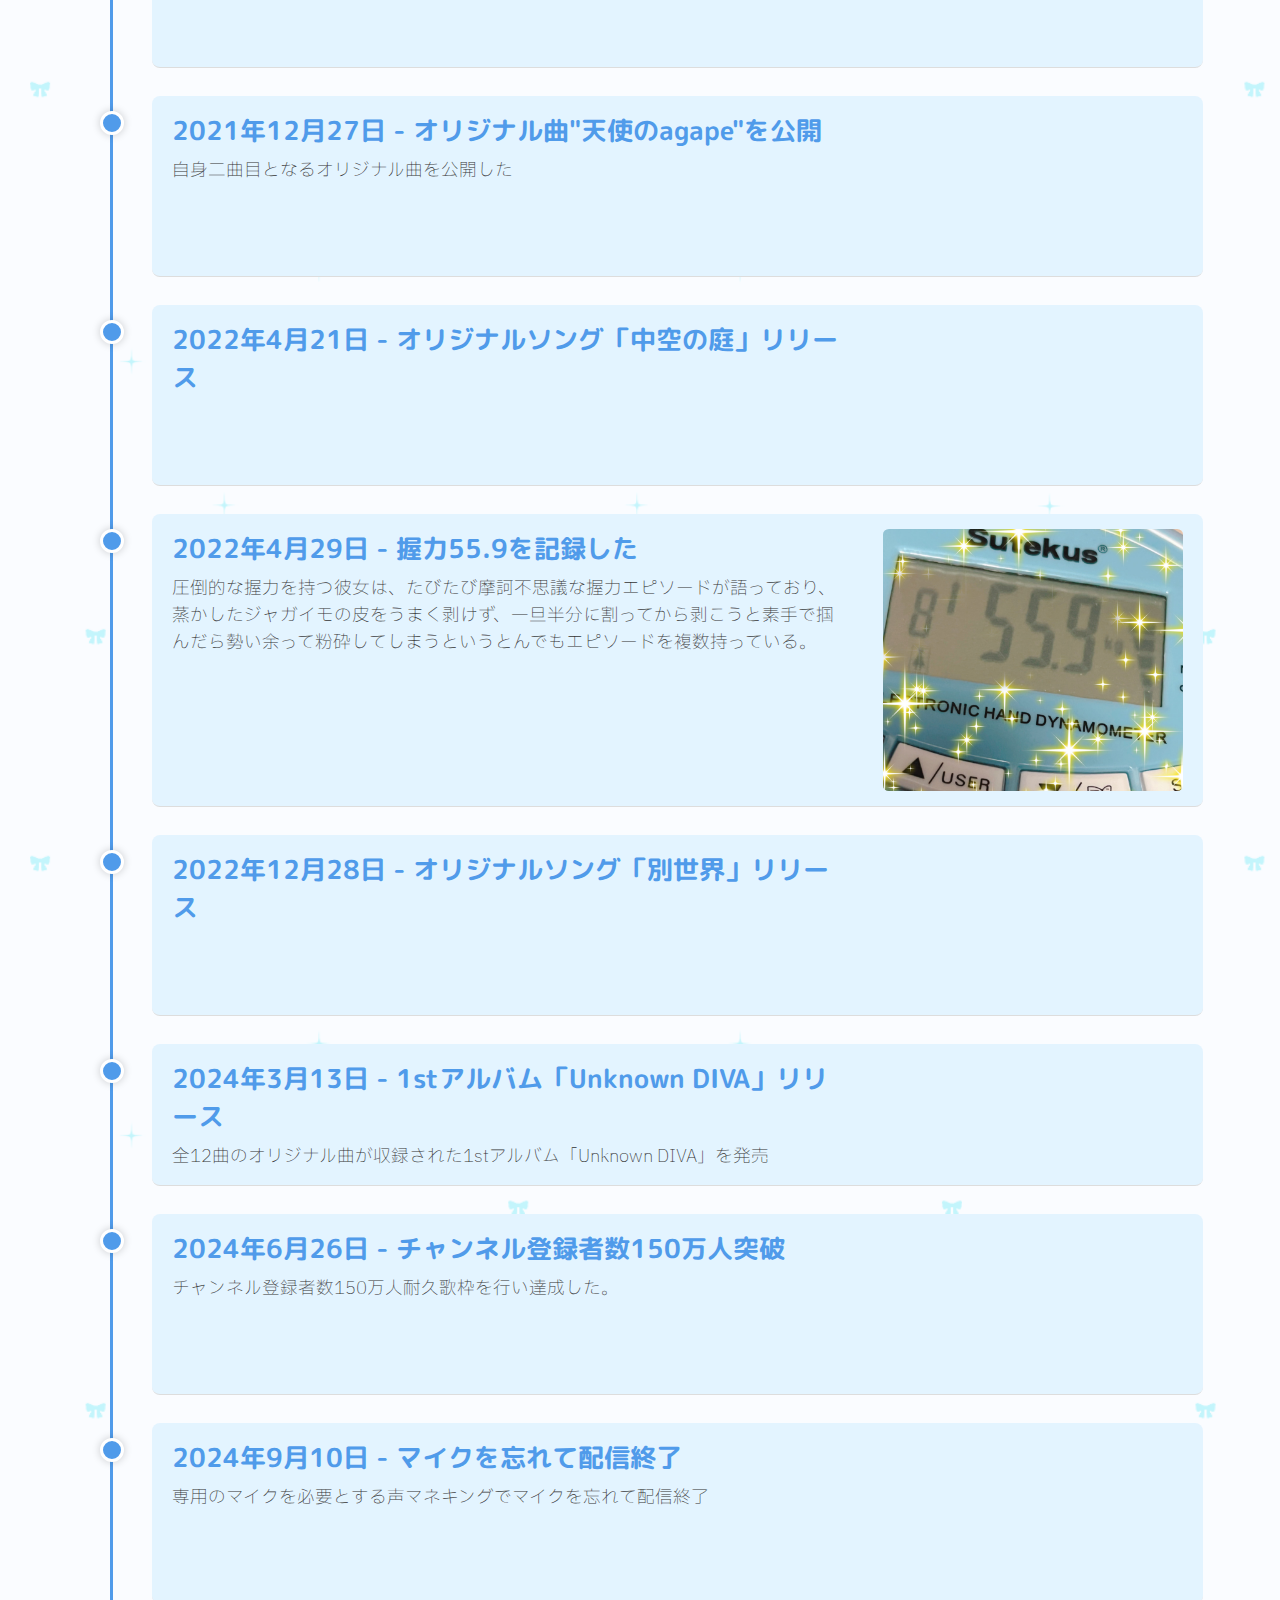
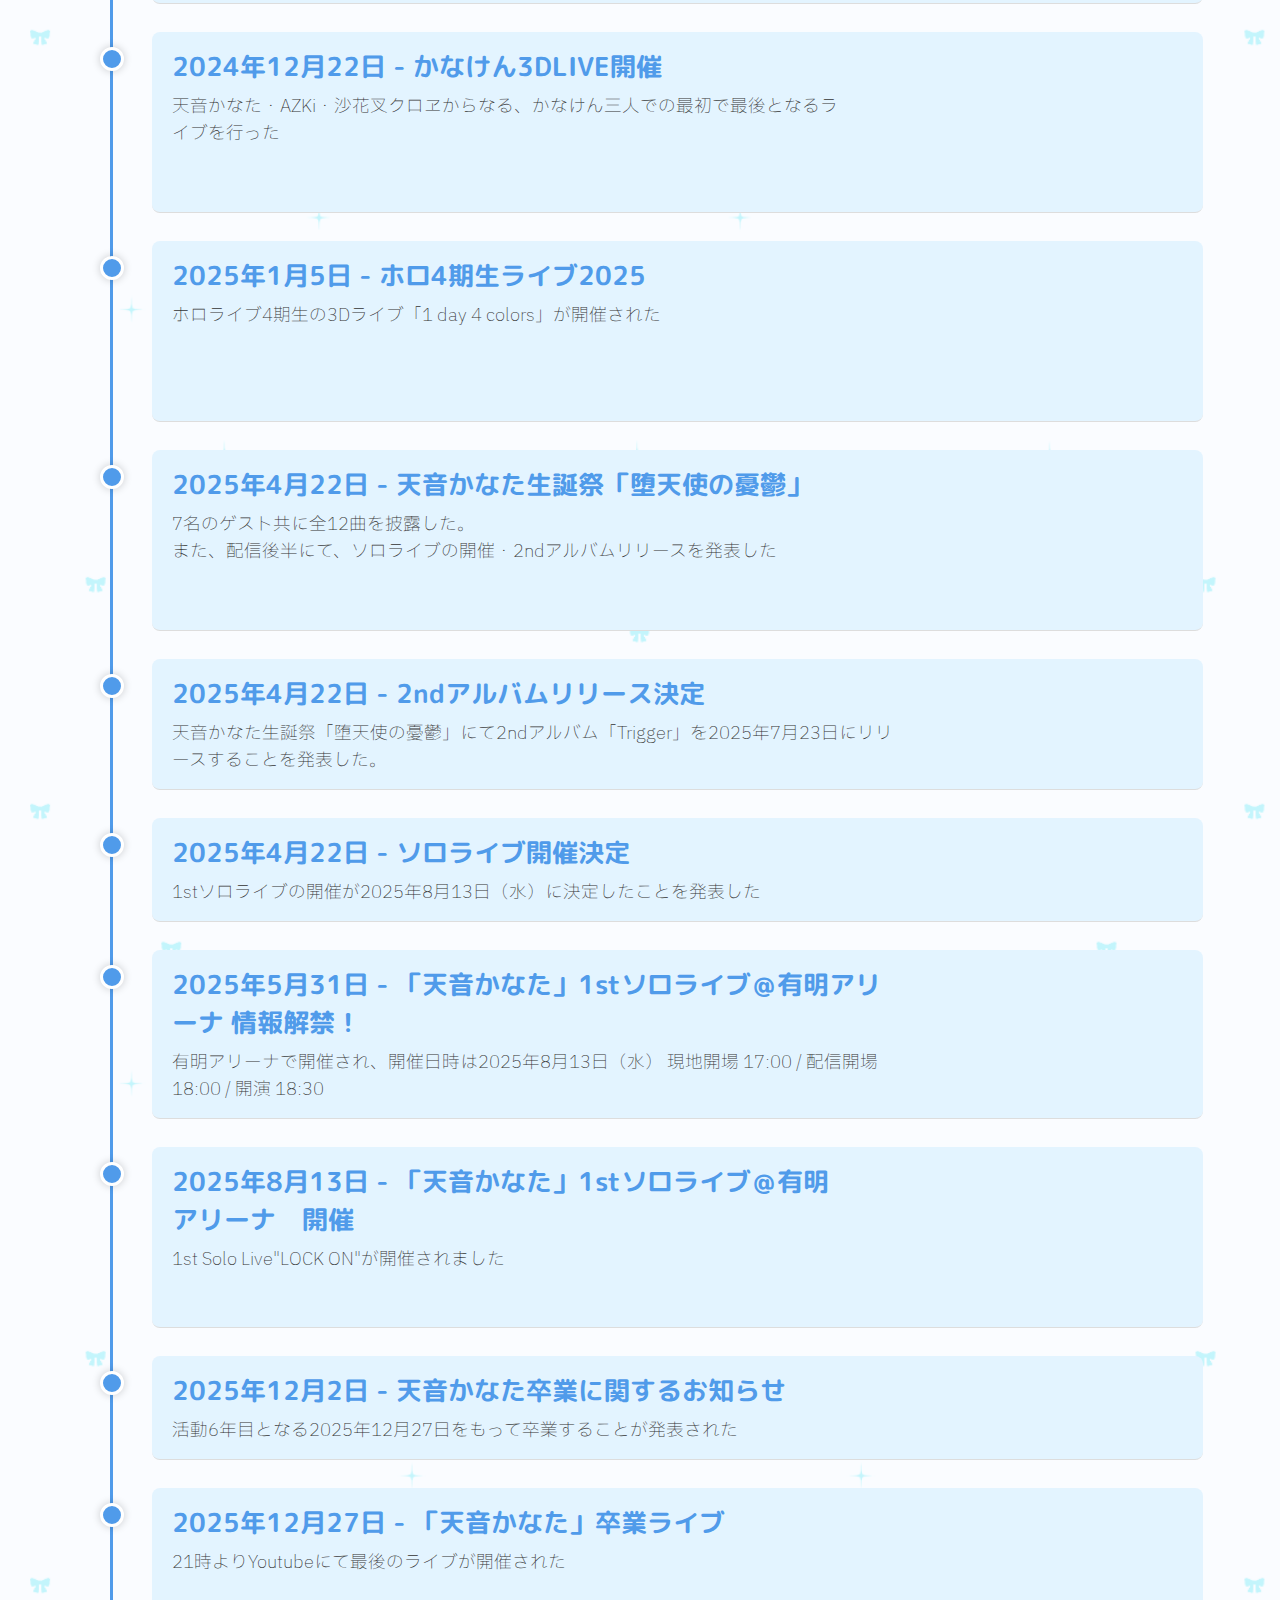
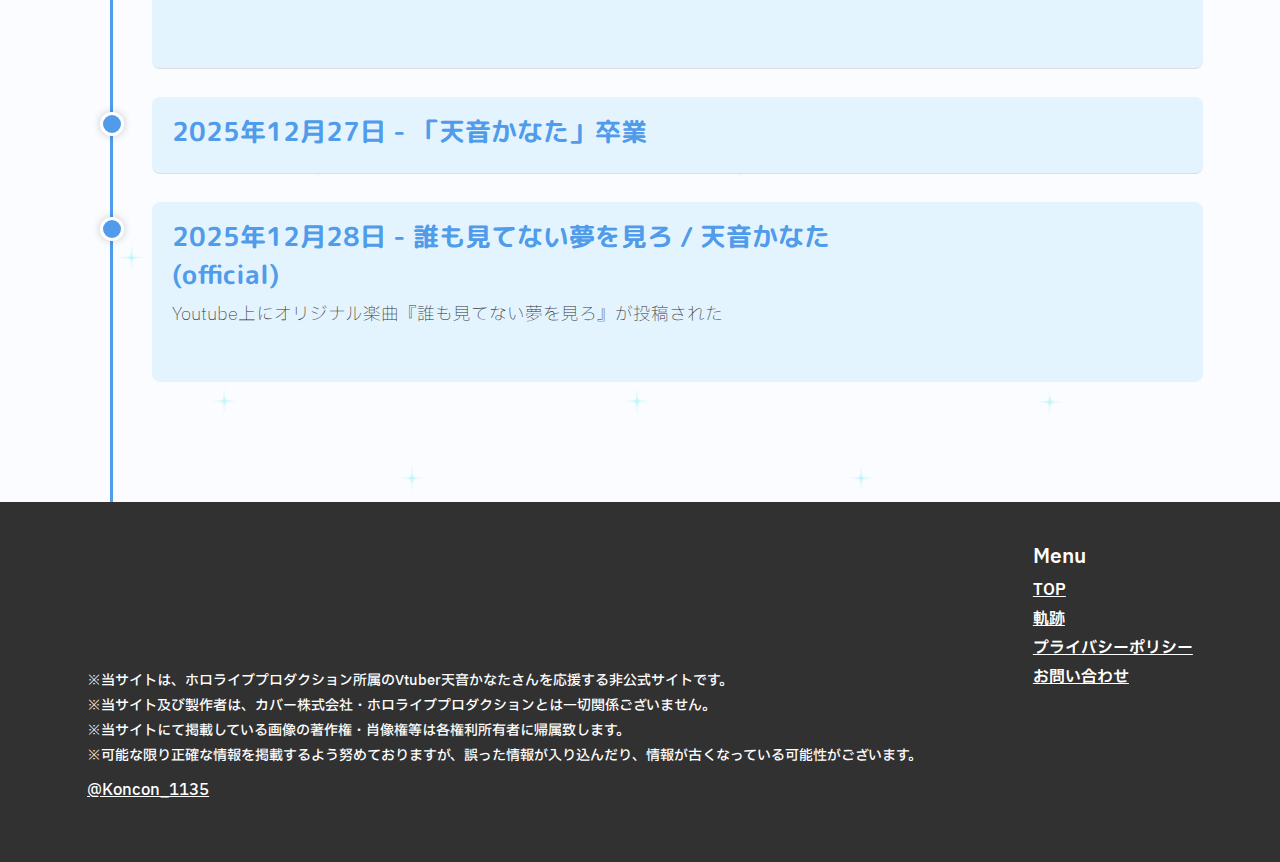
<file: kiseki.html>
<!DOCTYPE html>
<html lang="ja">
<head>
    <meta charset="UTF-8">
    <meta name="viewport" content="width=device-width, initial-scale=1">
    <title>天音かなた非公式ファンサイト - 軌跡</title>
    <link rel="stylesheet" href="kanatacss/ress.css">
    <!--<link rel="stylesheet" href="https://unpkg.com/ress/dist/ress.min.css">-->
    <link rel="stylesheet" href="kanatacss\kanatacss.css">
    <script src="kanatajs/kanataJavaScriptsub.js" defer></script>
    <link rel="icon" type="image/png" href="kanatafavicon/favicon-96x96.png" sizes="96x96" />
    <link rel="icon" type="image/svg+xml" href="kanatafavicon/favicon.svg" />
    <link rel="shortcut icon" href="kanatafavicon/favicon.ico" />
    <link rel="apple-touch-icon" sizes="180x180" href="kanatafavicon/apple-touch-icon.png" />
    <meta name="apple-mobile-web-app-title" content="MyWebSite" />
    <link rel="manifest" href="kanatafavicon/site.webmanifest" />

    <link rel="preconnect" href="https://fonts.googleapis.com">
    <link rel="preconnect" href="https://fonts.gstatic.com" crossorigin>
    <link href="https://fonts.googleapis.com/css2?family=Rouge+Script&display=swap" rel="stylesheet">
    <link href="https://fonts.googleapis.com/css2?family=M+PLUS+Rounded+1c&display=swap" rel="stylesheet">
    <link href="https://fonts.googleapis.com/css2?family=IBM+Plex+Sans+JP&display=swap" rel="stylesheet">
    
</head>
<body>
    
    <header class="header">
        
        <!-- logo -->
         <div class="topdiv">
            <div class="title_div">
                <h1 class="header_title"><a href="index.html"><img class="hikousikilogo" src="kanataimg/fansaitokanatalogoth.png" alt="非公式ロゴ"></a></h1>
            </div>
            <nav>
                <ul class="headerul">
                    <li class="navli"><a class="nav_btn" href="index.html">TOP</a></li>
                    <li class="navli"><a class="nav_btn" id="navtop" href="kiseki.html">軌跡</a></li>
                    
                    <li class="navli"><a class="nav_btn" href="toiawaseform.html">お問い合わせ</a></li>
                </ul>
            </nav>
        </div>

        <button class="menu-btn" id="menuToggle">☰</button>
        <div class="topdiv" id="slideMenu">
            <div class="title_div">
                <h1 class="header_title">
                    <img class="hikousikilogo" src="kanataimg/fansaitokanatalogoth.png" alt="非公式ロゴ">
                </h1>
            </div>
            <nav>
                <ul class="headerul">
                    <li class="navli"><a class="nav_btn" href="index.html">TOP</a></li>
                    <li class="navli"><a class="nav_btn" id="navtop" href="kiseki.html">軌跡</a></li>

                    <li class="navli"><a class="nav_btn" href="toiawaseform.html">お問い合わせ</a></li>
                    <li id="puraibasi" class="navli"><a class="nav_btn" href="ppricy.html">プライバシーポリシー</a></li>
    
                </ul>
            </nav>
        </div>
        
    </header>
        
        
    <!-- top images -->




    <section class="kiseki">
        

        <div class="yokohaba">
            <div class="container">
                <div class="breadcrumb-wrapper">
                    <ul class="breadcrumb">
                        <li><a href="index.html">TOP</a></li>
                        <li><a href="kiseki.html">軌跡</a></li>
                    </ul>
                </div>
            </div>
            <h2 class="title" id="subtitle"><img class="titlelogo" src="kanataimg/kisekilogo.png" alt="軌跡(歩み)"></h2>
                <div class="timeline">
                    <div class="kisekiitemanimone">
                    <div class="timeline-item" onclick="showDetails('item1')">

                            <div class="markerdiv">
                                <div class="timeline-marker"></div>
                                <div class="tatesen-marker"></div>
                            </div>
                            
                                <div class="kisekidiv">
                                    <div>
                                        <h3>2019年12月25日 - Xにて初投稿</h3>
                                        <p>へい</p>
                                    </div>
                                    <blockquote class="twitter-tweet"><p lang="ja" dir="ltr">へい</p>&mdash; 天音かなた💫ホロライブ (@amanekanatach) <a href="https://twitter.com/amanekanatach/status/1209763272083165185?ref_src=twsrc%5Etfw"  target="_blank" rel="noopener noreferrer">December 25, 2019</a></blockquote> <script async src="https://platform.twitter.com/widgets.js" charset="utf-8"></script>
                                </div>
                            <div id="item1" class="details">
                            <p>詳細な説明: ファンネームにもなっている"へい民"のへいはこのツイートが元になっているとも言われている</p>
                            </div>
                      </div>
                

                <div class="timeline-item" onclick="showDetails('item2')">
                    <div class="markerdiv">
                        <div class="timeline-marker"></div>
                        <div class="tatesen-marker"></div>
                    </div>
                    <div class="kisekicontents">
                        <div class="kisekidiv">
                            <div>
                                <h3>2019年12月27日 - 初配信</h3>
                                <p>YouTubeにて初配信を行った</p>
                            </div>
                            <iframe loading="lazy" class="dougakiseki" src="https://www.youtube.com/embed/XYLTUUrFeu0?si=cpprkxxKKI-1A56v" title="YouTube video player" frameborder="0" allow="accelerometer; autoplay; clipboard-write; encrypted-media; gyroscope; picture-in-picture; web-share" referrerpolicy="strict-origin-when-cross-origin" allowfullscreen></iframe>                        </div>


                        <div id="item2" class="details">
                        <p>詳細な説明: ホロライブ4期性のトップバッターとしてデビュー</p>
                        </div>
                    </div>
                </div>
            
            
                  <div class="timeline-item" onclick="showDetails('item3')">
                    <div class="markerdiv">
                        <div class="timeline-marker"></div>
                        <div class="tatesen-marker"></div>
                    </div>
                    <div class="kisekicontents">
                        <div class="kisekidiv">
                            <div>
                                <h3>2020年2月1日 - 凸待ち0</h3>
                                <p>コラボが解禁されたその日に「コラボ解禁凸待ち放送」を行った。しかしコメント欄やX(旧Twitter)には先輩たちが現れるものの彼女の電話は一度も鳴ることはなく1時間が経過、X(旧Twitter)では日本のトレンド1位に浮上。最後は「あ……」という声を残し、終了してしまった</p>
                            </div>
                            <iframe loading="lazy" class="dougakiseki" src="https://www.youtube.com/embed/cZtVnNAYgbA?si=nG6uCmb-fLdGm3Do" title="YouTube video player" frameborder="0" allow="accelerometer; autoplay; clipboard-write; encrypted-media; gyroscope; picture-in-picture; web-share" referrerpolicy="strict-origin-when-cross-origin" allowfullscreen></iframe>
                            
                            <div id="item3" class="details">
                            <p>詳細な説明: ホロライブ二人目となる凸待ち0を記録した</p>
                            </div>
                        </div>
                        </div>
                  </div>
                  
                  <div class="timeline-item" onclick="showDetails('item4')">
                    <div class="markerdiv">
                        <div class="timeline-marker"></div>
                        <div class="tatesen-marker"></div>
                    </div>
                    <h3>2020年2月7日 - Youtube収益化審査通過</h3>
                 
                    <div id="item4" class="details">
                      <p>詳細な説明: 同期の4期生達が続々収益化通る中なかなか審査に通らず悩んだ時期も…</p>
                    </div>
                  </div>
                </div>
                

                <div class="kisekiitemanimtw">
                <div class="timeline-item">
                    <div class="markerdiv">
                        <div class="timeline-marker"></div>
                        <div class="tatesen-marker"></div>
                    </div>
                    <div class="kisekicontents">
                        <div class="kisekidiv">
                            <div>
                                <h3>2020年5月5日 - 	メンバーシップ解禁</h3>
                                <p>「かなた～ず」「THE かなた」「かなたふぁんくらぶ」の三つから決選投票を行い、結果「THE かなた」に決定した</p>
                            </div>
                            <iframe loading="lazy" class="dougakiseki" src="https://www.youtube.com/embed/uiGocV8P1AU?si=yepwwGTpJ7wi-gwk" title="YouTube video player" frameborder="0" allow="accelerometer; autoplay; clipboard-write; encrypted-media; gyroscope; picture-in-picture; web-share" referrerpolicy="strict-origin-when-cross-origin" allowfullscreen></iframe>
                        </div>


                        
                    </div>
                </div>
            
                


                <div class="timeline-item">
                    <div class="markerdiv">
                        <div class="timeline-marker"></div>
                        <div class="tatesen-marker"></div>
                    </div>
                    <div class="kisekicontents">
                        <div class="kisekidiv">
                            <div>
                                <h3>2020年7月5日 - 3D衣装お披露目生放送・チャンネル登録者数30万人</h3>
                                <p>3D衣装お披露目配信を行った<br>また、同日にYoutubeのチャンネル登録者数30万人を突破した</p>
                            </div>
                            <iframe loading="lazy" class="dougakiseki" src="https://www.youtube.com/embed/ZUW6CcY-Yf0?si=c-25Nu_cDwp3M0JJ" title="YouTube video player" frameborder="0" allow="accelerometer; autoplay; clipboard-write; encrypted-media; gyroscope; picture-in-picture; web-share" referrerpolicy="strict-origin-when-cross-origin" allowfullscreen></iframe>                        </div>


                        
                    </div>
                </div>

                
            

                <div class="timeline-item">
                    <div class="markerdiv">
                        <div class="timeline-marker"></div>
                        <div class="tatesen-marker"></div>
                    </div>
                    <div class="kisekicontents">
                        <div class="kisekidiv">
                            <div>
                                <h3>2020年11月23日 - チャンネル登録者数50万人突破</h3>
                                <p>チャンネル登録者数50万人耐久歌枠配信を行い、達成した</p>
                            </div>
                            <iframe loading="lazy" class="dougakiseki" src="https://www.youtube.com/embed/YRtl2GbFsYA?si=ad1Ttb_0GH404haB" title="YouTube video player" frameborder="0" allow="accelerometer; autoplay; clipboard-write; encrypted-media; gyroscope; picture-in-picture; web-share" referrerpolicy="strict-origin-when-cross-origin" allowfullscreen></iframe>                        </div>


                    </div>
                </div>


       
            

                <div class="timeline-item">
                    <div class="markerdiv">
                        <div class="timeline-marker"></div>
                        <div class="tatesen-marker"></div>
                    </div>
                    <div class="kisekicontents">
                        <div class="kisekidiv">
                            <div>
                                <h3>2021年1月2日 - 一周年記念LIVE『僕が主役でもいいですか？』</h3>
                                <p>天音かなた1周年記念LIVE『僕が主役でもいいですか？』</p>
                            </div>
                            <iframe loading="lazy" class="dougakiseki" src="https://www.youtube.com/embed/8lkam88qeZw?si=sOihGny4vUIZ5n1d" title="YouTube video player" frameborder="0" allow="accelerometer; autoplay; clipboard-write; encrypted-media; gyroscope; picture-in-picture; web-share" referrerpolicy="strict-origin-when-cross-origin" allowfullscreen></iframe>                        </div>


                     
                    </div>
                </div>
                </div>

                <div class="timeline-item" onclick="showDetails('item9')">
                    <div class="markerdiv">
                        <div class="timeline-marker"></div>
                        <div class="tatesen-marker"></div>
                    </div>
                    <div class="kisekicontents">
                        <div class="kisekidiv">
                            <div>
                                <h3>2021年2月27日～7月13日 - UNDERTALE Gルート耐久配信</h3>
                                <p>『Undertale』Gルート。かなたもまたこのクリア耐久に挑んだ。<br>
                                    決して諦めるような弱音をはかず、31時間配信、挑戦回数342回の挑戦の末に達成した。
                                </p>
                                
                            </div>
                            <iframe loading="lazy" class="dougakiseki" src="https://www.youtube.com/embed/5VoIGGMYrDg?si=6_YWJOUXdKUagnMF" title="YouTube video player" frameborder="0" allow="accelerometer; autoplay; clipboard-write; encrypted-media; gyroscope; picture-in-picture; web-share" referrerpolicy="strict-origin-when-cross-origin" allowfullscreen></iframe>                        </div>


                        <div id="item9" class="details">
                        <p>詳細な説明: 最後には感動のストーリーも…</p>
                        </div>
                    </div>
                </div>

                <div class="timeline-item" onclick="showDetails('item10')">
                    <div class="markerdiv">
                        <div class="timeline-marker"></div>
                        <div class="tatesen-marker"></div>
                    </div>
                    <div class="kisekicontents">
                        <div class="kisekidiv">
                            <div>
                                <h3>2021年5月19日 - 肉殴り配信</h3>
                                <p>ドルオタであることを公言し、以前から熱烈なファンであった天音かなたは女優の新垣結衣さんと俳優で歌手の星野源さんが結婚したという知らせを聞き、２回目となる肉殴り配信を行った</p>
                            </div>
                            <iframe loading="lazy" class="dougakiseki" src="https://www.youtube.com/embed/BqNXnUiCM_M?si=wOwm3wsT_lwTBfYg" title="YouTube video player" frameborder="0" allow="accelerometer; autoplay; clipboard-write; encrypted-media; gyroscope; picture-in-picture; web-share" referrerpolicy="strict-origin-when-cross-origin" allowfullscreen></iframe>
                            </div>
                        <div id="item10" class="details">
                        <p>詳細な説明: 推しの幸せを願う気持ちと、熱烈なファンとしての熱い気持ちの矛盾が葛藤を呼び、この配信にて数多くの名言を残した</p>
                        </div>
                    </div>
                </div>

                
                <div class="timeline-item" onclick="showDetails('item11')">
                    <div class="markerdiv">
                        <div class="timeline-marker"></div>
                        <div class="tatesen-marker"></div>
                    </div>
                    <div class="kisekicontents">
                        <div class="kisekidiv">
                            <div>
                                <h3>2021年6月25日 - キセキ結び</h3>
                                <p>4期生全員での初のオリジナル曲</p>
                            </div>
                            <iframe loading="lazy" class="dougakiseki" src="https://www.youtube.com/embed/k7cpjmkc1Rw?si=lf9_ZYIFu-TRN9Dq" title="YouTube video player" frameborder="0" allow="accelerometer; autoplay; clipboard-write; encrypted-media; gyroscope; picture-in-picture; web-share" referrerpolicy="strict-origin-when-cross-origin" allowfullscreen></iframe>
                            </div>
                        <div id="item11" class="details">
                        <p>詳細な説明: 自身で作詞・作曲を行った</p>
                        </div>
                    </div>
                </div>
            


                <div class="timeline-item" onclick="showDetails('item12')">
                    <div class="markerdiv">
                        <div class="timeline-marker"></div>
                        <div class="tatesen-marker"></div>
                    </div>
                    <div class="kisekicontents">
                        <div class="kisekidiv">
                            <div>
                                <h3>2021年7月8日～7月13日 - 青いウーパールーパー耐久配信</h3>
                                <p>Minecraftにて発生確率1/1200とされる青いウーパールーパーを得るまで耐久配信を行い、約27時間もの格闘の末入手に成功した
                                </p>
                            </div>
                            <iframe loading="lazy" class="dougakiseki" src="https://www.youtube.com/embed/aNGCGkyZLc8?si=qtwrVONBdo-Yesub" title="YouTube video player" frameborder="0" allow="accelerometer; autoplay; clipboard-write; encrypted-media; gyroscope; picture-in-picture; web-share" referrerpolicy="strict-origin-when-cross-origin" allowfullscreen></iframe>                        </div>


                        <div id="item12" class="details">
                        <p>詳細な説明: 後に青いウーパールーパー「うぱお」という彼女のマスコットキャラが生まれている</p>
                        </div>
                    </div>
                </div>



                <div class="timeline-item">
                    <div class="markerdiv">
                        <div class="timeline-marker"></div>
                        <div class="tatesen-marker"></div>
                    </div>
                    <div class="kisekicontents">
                        <div class="kisekidiv">
                            <div>
                                <h3>2021年7月27日 - チャンネル登録者数100万人突破</h3>
                                <p>100万人耐久歌枠配信を行い、達成した</p>
                            </div>
                            <iframe loading="lazy" class="dougakiseki" src="https://www.youtube.com/embed/S3IirzrSEhY?si=Zo_w88TwM8GeL1Q3" title="YouTube video player" frameborder="0" allow="accelerometer; autoplay; clipboard-write; encrypted-media; gyroscope; picture-in-picture; web-share" referrerpolicy="strict-origin-when-cross-origin" allowfullscreen></iframe>                        </div>


                    </div>
                </div>

                <div class="timeline-item">
                    <div class="markerdiv">
                        <div class="timeline-marker"></div>
                        <div class="tatesen-marker"></div>
                    </div>
                    <div class="kisekicontents">
                        <div class="kisekidiv">
                            <div>
                                <h3>2021年08月19日 - オリジナル曲"特者生存ワンダラダー!!"を公開</h3>
                                <p>自身個人で初となるオリジナル曲を公開した</p>
                            </div>
                            <iframe loading="lazy" class="dougakiseki" src="https://www.youtube.com/embed/mcQs0iQE0bs?si=QdchvJnc8I8xROiL" title="YouTube video player" frameborder="0" allow="accelerometer; autoplay; clipboard-write; encrypted-media; gyroscope; picture-in-picture; web-share" referrerpolicy="strict-origin-when-cross-origin" allowfullscreen></iframe>
                            </div>
                        
                    </div>
                </div>


                <div class="timeline-item">
                    <div class="markerdiv">
                        <div class="timeline-marker"></div>
                        <div class="tatesen-marker"></div>
                    </div>
                    <div class="kisekicontents">
                        <div class="kisekidiv">
                            <div>
                                <h3>2021年12月27日 - 2周年記念3DLIVE「リベンジ」</h3>
                                <p></p>
                            </div>
                            <iframe loading="lazy" class="dougakiseki" src="https://www.youtube.com/embed/Dji-ehIz5_k?si=Z8PlB4enJG3jjCsU" title="YouTube video player" frameborder="0" allow="accelerometer; autoplay; clipboard-write; encrypted-media; gyroscope; picture-in-picture; web-share" referrerpolicy="strict-origin-when-cross-origin" allowfullscreen></iframe>
                            </div>
                          
                    
                    </div>
                </div>

                <div class="timeline-item">
                    <div class="markerdiv">
                        <div class="timeline-marker"></div>
                        <div class="tatesen-marker"></div>
                    </div>
                    <div class="kisekicontents">
                        <div class="kisekidiv">
                            <div>
                                <h3>2021年12月27日 - オリジナル曲"天使のagape"を公開</h3>
                                <p>自身二曲目となるオリジナル曲を公開した</p>
                            </div>
                            <iframe loading="lazy" class="dougakiseki" src="https://www.youtube.com/embed/zREufEpj0zM?si=qWq5uufBqnLB8PMj" title="YouTube video player" frameborder="0" allow="accelerometer; autoplay; clipboard-write; encrypted-media; gyroscope; picture-in-picture; web-share" referrerpolicy="strict-origin-when-cross-origin" allowfullscreen></iframe>                            </div>
                     
                    
                    </div>
                </div>



                <div class="timeline-item" onclick="showDetails('item17')">
                    <div class="markerdiv">
                        <div class="timeline-marker"></div>
                        <div class="tatesen-marker"></div>
                    </div>
                    <div class="kisekicontents">
                        <div class="kisekidiv">
                            <div>
                                <h3>2022年4月21日 - オリジナルソング「中空の庭」リリース</h3>
                                <p></p>
                            </div>
                            <iframe loading="lazy" class="dougakiseki" src="https://www.youtube.com/embed/WJQveddc_Q4?si=WVGGSqFwDGh7f8Ti" title="YouTube video player" frameborder="0" allow="accelerometer; autoplay; clipboard-write; encrypted-media; gyroscope; picture-in-picture; web-share" referrerpolicy="strict-origin-when-cross-origin" allowfullscreen></iframe>
                        </div>


                    </div>
                </div>

                <div class="timeline-item" onclick="showDetails('item18')">
                    <div class="markerdiv">
                        <div class="timeline-marker"></div>
                        <div class="tatesen-marker"></div>
                    </div>
                    <div class="kisekicontents">
                        <div class="kisekidiv">
                            <div>
                                <h3>2022年4月29日 - 握力55.9を記録した</h3>
                                <p>圧倒的な握力を持つ彼女は、たびたび摩訶不思議な握力エピソードが語っており、蒸かしたジャガイモの皮をうまく剥けず、一旦半分に割ってから剥こうと素手で掴んだら勢い余って粉砕してしまうというとんでもエピソードを複数持っている。</p>
                            </div>
                            <img loading="lazy" class="samune" src="kanataimg/kanaakuryoku.jpg">
                        </div>


                        <div id="item18" class="details">
                        <p>詳細な説明: この握力が原因でたまに"かなゴリ"と呼ばれいじられている</p>
                        </div>
                    </div>
                </div>




                <div class="timeline-item" onclick="showDetails('item19')">
                    <div class="markerdiv">
                        <div class="timeline-marker"></div>
                        <div class="tatesen-marker"></div>
                    </div>
                    <div class="kisekicontents">
                        <div class="kisekidiv">
                            <div>
                                <h3>2022年12月28日 - オリジナルソング「別世界」リリース</h3>
                                <p></p>
                            </div>
                            <iframe loading="lazy" class="dougakiseki" src="https://www.youtube.com/embed/Ktk_EDLDPeY?si=mi4_wBNxlBiVjwMl" title="YouTube video player" frameborder="0" allow="accelerometer; autoplay; clipboard-write; encrypted-media; gyroscope; picture-in-picture; web-share" referrerpolicy="strict-origin-when-cross-origin" allowfullscreen></iframe>
                            </div>
                        <div id="item19" class="details">
                        <p>詳細な説明: 作詞・作曲を自分自身で行った</p>
                        </div>
                    </div>
                    
                </div>


                <div class="timeline-item">
                    <div class="markerdiv">
                        <div class="timeline-marker"></div>
                        <div class="tatesen-marker"></div>
                    </div>
                    <div class="kisekicontents">
                        <div class="kisekidiv">
                            <div>
                                <h3>2024年3月13日 - 1stアルバム「Unknown DIVA」リリース</h3>
                                <p>全12曲のオリジナル曲が収録された1stアルバム「Unknown DIVA」を発売</p>
                            </div>
                            <img loading="lazy" class="samune" src="kanataimg/UnknownDIVA.png" alt="UnknownDIVAアルバム画像">
                        </div>

                    </div>
                </div>


                <div class="timeline-item" onclick="showDetails('item21')">
                    <div class="markerdiv">
                        <div class="timeline-marker"></div>
                        <div class="tatesen-marker"></div>
                    </div>
                    <div class="kisekicontents">
                        <div class="kisekidiv">
                            <div>
                                <h3>2024年6月26日 - チャンネル登録者数150万人突破</h3>
                                <p>チャンネル登録者数150万人耐久歌枠を行い達成した。</p>
                            </div>
                            <iframe loading="lazy" class="dougakiseki" src="https://www.youtube.com/embed/Otb3etOEe0A?si=p0VIbrgnHWN7Zlwj" title="YouTube video player" frameborder="0" allow="accelerometer; autoplay; clipboard-write; encrypted-media; gyroscope; picture-in-picture; web-share" referrerpolicy="strict-origin-when-cross-origin" allowfullscreen></iframe>                        </div>


                        <div id="item21" class="details">
                        <p>詳細な説明: 達成後<a class="sitasen" href="https://x.com/amanekanatach/status/1805925336527647167" target="_blank" rel="noopener noreferrer">X</a>にて感謝を伝えるポストも行った</p>
                        </div>
                    </div>
                </div>

                <div class="timeline-item" onclick="showDetails('item22')">
                    <div class="markerdiv">
                        <div class="timeline-marker"></div>
                        <div class="tatesen-marker"></div>
                    </div>
                    <div class="kisekicontents">
                        <div class="kisekidiv">
                            <div>
                                <h3>2024年9月10日 - マイクを忘れて配信終了</h3>
                                <p>専用のマイクを必要とする声マネキングでマイクを忘れて配信終了</p>
                            </div>
                            <iframe loading="lazy" class="dougakiseki" src="https://www.youtube.com/embed/SsWu9d3Zk74?si=yoOy0Y71NHS6X49-" title="YouTube video player" frameborder="0" allow="accelerometer; autoplay; clipboard-write; encrypted-media; gyroscope; picture-in-picture; web-share" referrerpolicy="strict-origin-when-cross-origin" allowfullscreen></iframe></iframe>                        </div>


                        <div id="item22" class="details">
                        <p>詳細な説明: 配信時間は約20分となった</p>
                        </div>
                    </div>
                </div>


                <div class="timeline-item" onclick="showDetails('item23')">
                    <div class="markerdiv">
                        <div class="timeline-marker"></div>
                        <div class="tatesen-marker"></div>
                    </div>
                    <div class="kisekicontents">
                        <div class="kisekidiv">
                            <div>
                                <h3>2024年12月22日 - かなけん3DLIVE開催</h3>
                                <p>天音かなた・AZKi・沙花叉クロヱからなる、かなけん三人での最初で最後となるライブを行った</p>
                            </div>
                            <iframe loading="lazy" class="dougakiseki" src="https://www.youtube.com/embed/IhJW-YPJ-z0?si=4WbOQ60b-yzGAhqC" title="YouTube video player" frameborder="0" allow="accelerometer; autoplay; clipboard-write; encrypted-media; gyroscope; picture-in-picture; web-share" referrerpolicy="strict-origin-when-cross-origin" allowfullscreen></iframe>                        
                        </div>


                        <div id="item23" class="details">
                        <p>詳細な説明: なおこのライブは、かなけん社長であるかなたの自腹で開催された</p>
                        </div>
                    </div>
                </div>


                <div class="timeline-item" onclick="showDetails('item24')">
                    <div class="markerdiv">
                        <div class="timeline-marker"></div>
                        <div class="tatesen-marker"></div>
                    </div>
                    <div class="kisekicontents">
                        <div class="kisekidiv">
                            <div>
                                <h3>2025年1月5日 - 	ホロ4期生ライブ2025</h3>
                                <p>ホロライブ4期生の3Dライブ「1 day 4 colors」が開催された</p>
                            </div>
                            <iframe loading="lazy" class="dougakiseki" src="https://www.youtube.com/embed/H8A2CZiyc_E?si=t6PEsKv37cg5qIAs" title="YouTube video player" frameborder="0" allow="accelerometer; autoplay; clipboard-write; encrypted-media; gyroscope; picture-in-picture; web-share" referrerpolicy="strict-origin-when-cross-origin" allowfullscreen></iframe>

                        <div id="item24" class="details">
                        <p>詳細な説明: 4人そろってのコラボは2021年12月以来</p>
                        </div>
                    </div>
                </div>
                </div>

                


                <div class="timeline-item">
                    <div class="markerdiv">
                        <div class="timeline-marker"></div>
                        <div class="tatesen-marker"></div>
                    </div>
                    <div class="kisekicontents">
                        <div class="kisekidiv">
                            <div>
                                <h3>2025年4月22日 - 天音かなた生誕祭「堕天使の憂鬱」</h3>
                                <p>7名のゲスト共に全12曲を披露した。<br>また、配信後半にて、ソロライブの開催・2ndアルバムリリースを発表した</p>
                            </div>
                            <iframe loading="lazy" class="dougakiseki" src="https://www.youtube.com/embed/UdbB5g1ncHs?si=C3NI3ngz0RYFZEIl" title="YouTube video player" frameborder="0" allow="accelerometer; autoplay; clipboard-write; encrypted-media; gyroscope; picture-in-picture; web-share" referrerpolicy="strict-origin-when-cross-origin" allowfullscreen></iframe>                        
   
                        </div>

                    </div>
                </div>


                <div class="timeline-item" onclick="showDetails('item25')">
                    <div class="markerdiv">
                        <div class="timeline-marker"></div>
                        <div class="tatesen-marker"></div>
                    </div>
                    <div class="kisekicontents">
                        <div class="kisekidiv">
                            <div>
                                <h3>2025年4月22日 - 2ndアルバムリリース決定</h3>
                                <p>天音かなた生誕祭「堕天使の憂鬱」にて2ndアルバム「Trigger」を2025年7月23日にリリースすることを発表した。</p>
                            </div>
                            <img loading="lazy" class="samune" src="kanataimg/GpJQFMba0AAKZRv.jpg" alt="セカンドアルバム画像">  
                        </div>


                        <div id="item25" class="details">
                        <p>詳細な説明: アルバム/ライブ共通ハッシュタグは「#撃ち抜けかなた」</p>
                        </div>
                    </div>
                </div>


                <div class="timeline-item" onclick="showDetails('item26')">
                    <div class="markerdiv">
                        <div class="timeline-marker"></div>
                        <div class="tatesen-marker"></div>
                    </div>
                    <div class="kisekicontents">
                        <div class="kisekidiv">
                            <div>
                                <h3>2025年4月22日 - ソロライブ開催決定</h3>
                                <p>1stソロライブの開催が2025年8月13日（水）に決定したことを発表した</p>
                            </div>
                            <img loading="lazy" class="samune" src="kanataimg/GpJBw_NbIAAh_sM.jpg" alt="ファーストソロライブ画像">  
                        </div>


                        <div id="item26" class="details">
                        <p>詳細な説明: アルバム/ライブ共通ハッシュタグは「#撃ち抜けかなた」</p>
                        </div>
                    </div>
                </div>
                <div class="timeline-item" onclick="showDetails('item27')">
                    <div class="markerdiv">
                        <div class="timeline-marker"></div>
                        <div class="tatesen-marker"></div>
                    </div>
                    <div class="kisekicontents">
                        <div class="kisekidiv">
                            <div>
                                <h3>2025年5月31日 - 「天音かなた」1stソロライブ＠有明アリーナ 情報解禁！</h3>
                                <p>有明アリーナで開催され、開催日時は2025年8月13日（水） 現地開場 17:00 / 配信開場 18:00 / 開演 18:30</p>
                            </div>
                            <img loading="lazy" class="samune" src="kanataimg/sololive250531.png" alt="ファーストソロライブ画像">  
                        </div>


                        <div id="item27" class="details">
                        <p>詳細な説明: 天音かなた 1stソロライブの<a class="sitasen" href="https://lock-on.hololivepro.com/"  target="_blank" rel="noopener noreferrer">特設サイト</a>が開設された</p>
                        </div>
                    </div>
                </div>

                <div class="timeline-item" onclick="showDetails('item28')">
                    <div class="markerdiv">
                        <div class="timeline-marker"></div>
                        <div class="tatesen-marker"></div>
                    </div>
                    <div class="kisekicontents">
                        <div class="kisekidiv">
                            <div>
                                <h3>2025年8月13日 - 「天音かなた」1stソロライブ＠有明アリーナ　開催</h3>
                                <p>1st Solo Live"LOCK ON"が開催されました</p>
                            </div>
                            <iframe loading="lazy" class="samune" src="https://www.youtube.com/embed/DpYSUe6Ca9o?si=cytfZK-mIPjnjT1J" title="YouTube video player" frameborder="0" allow="accelerometer; autoplay; clipboard-write; encrypted-media; gyroscope; picture-in-picture; web-share" referrerpolicy="strict-origin-when-cross-origin" allowfullscreen></iframe> 
                        </div>


                        <div id="item28" class="details">
                        <p>詳細な説明: 天音かなた 1stソロライブの<a class="sitasen" href="https://lock-on.hololivepro.com/"  target="_blank" rel="noopener noreferrer">特設サイト</a></p>
                        </div>
                    </div>
                </div>

                <div class="timeline-item" onclick="showDetails('item29')">
                    <div class="markerdiv">
                        <div class="timeline-marker"></div>
                        <div class="tatesen-marker"></div>
                    </div>
                    <div class="kisekicontents">
                        <div class="kisekidiv">
                            <div>
                                <h3>2025年12月2日 - 天音かなた卒業に関するお知らせ</h3>
                                <p>活動6年目となる2025年12月27日をもって卒業することが発表された</p>
                            </div>
                            <img loading="lazy" class="samune" src="kanataimg/G7JjCVnbgAIMRys.jpg" alt="天音かなた卒業に関するお知らせ">
                        </div>


                        
                    </div>
                </div>
                <div class="timeline-item" onclick="showDetails('item30')">
                    <div class="markerdiv">
                        <div class="timeline-marker"></div>
                        <div class="tatesen-marker"></div>
                    </div>
                    <div class="kisekicontents">
                        <div class="kisekidiv">
                            <div>
                                <h3>2025年12月27日 - 「天音かなた」卒業ライブ</h3>
                                <p>21時よりYoutubeにて最後のライブが開催された</p>
                            </div>
                            <iframe loading="lazy" class="dougakiseki" src="https://www.youtube-nocookie.com/embed/8iGGL_0CEpc?si=XefdNkmooszFPeu4" title="YouTube video player" frameborder="0" allow="accelerometer; autoplay; clipboard-write; encrypted-media; gyroscope; picture-in-picture; web-share" referrerpolicy="strict-origin-when-cross-origin" allowfullscreen></iframe>
                           
                        </div>
                        <div id="item30" class="details">
                        <p>詳細な説明:<a href="https://x.com/amanekanatach/status/2004910857969696947">ライブ後Xにて『みんなあああ大好きだよおおおお！！！！！！！』</a>と投稿
                        </p>
                        </div>

                   
                        
                    </div>
                </div>

                <div class="timeline-item" onclick="showDetails('item31')">
                    <div class="markerdiv">
                        <div class="timeline-marker"></div>
                        <div class="tatesen-marker"></div>
                    </div>
                    <div class="kisekicontents">
                        <div class="kisekidiv">
                            <div>
                                <h3>2025年12月27日 - 「天音かなた」卒業</h3>
                                <p></p>
                            </div>
                            <img loading="lazy" class="samune" src="kanataimg/G9K9zBJbgAAYMmZ.jpg" alt="天音かなた卒業">
                        </div>


                        <div id="item31" class="details">
                        <p>詳細な説明:<a href="https://x.com/amanekanatach/status/2004930016052654585?ref_src=twsrc%5Etfw%7Ctwcamp%5Etweetembed%7Ctwterm%5E2004930016052654585%7Ctwgr%5E%7Ctwcon%5Es1_&ref_url=file%3A%2F%2F%2FC%3A%2FUsers%2Ftamag%2FOneDrive%2FE38387E382B9E382AFE38388E38383E38397%2Fkanatafansaito%2Fkiseki.html">Xにて『世界で一番幸せなアイドル 天音かなたでした！ありがとう！』</a>と最後の言葉で締めくくった。
                        </p>
                        </div>
                    </div>
                </div>

                <div class="timeline-item" onclick="showDetails('item32')">
                    <div class="markerdiv">
                        <div class="timeline-marker"></div>
                        <div class="tatesen-marker"></div>
                    </div>
                    <div class="kisekicontents">
                        <div class="kisekidiv">
                            <div>
                                <h3>2025年12月28日 - 誰も見てない夢を見ろ / 天音かなた(official)</h3>
                                <p>Youtube上にオリジナル楽曲『誰も見てない夢を見ろ』が投稿された</p>
                            </div>
                            <iframe loading="lazy" class="dougakiseki" src="https://www.youtube-nocookie.com/embed/IdXhY6zGC4s?si=KWl3JxK9L_XPNX2i" title="YouTube video player" frameborder="0" allow="accelerometer; autoplay; clipboard-write; encrypted-media; gyroscope; picture-in-picture; web-share" referrerpolicy="strict-origin-when-cross-origin" allowfullscreen></iframe>
                        </div>


                        <div id="item32" class="details">
                        <p>詳細な説明:スケジュールの関係で卒業の翌日である28日に投稿された</p>
                        </div>
                    </div>
                </div>
                
                






            </div>


                

                
              

    </section>
    


<footer class="subfooter">
    <div class="yokohaba">
        <div class="footerdiv">
            <div class="footertwodiv">
                <img loading="lazy" class="footerlogo" src="kanataimg/kanalogof.png" alt="非公式ロゴ">
                <p class="footerp">※当サイトは、ホロライブプロダクション所属のVtuber天音かなたさんを応援する非公式サイトです。</p>
                <p class="footerp">※当サイト及び製作者は、カバー株式会社・ホロライブプロダクションとは一切関係ございません。</p>
                <p class="footerp">※当サイトにて掲載している画像の著作権・肖像権等は各権利所有者に帰属致します。</p>
                <p class="footerp">※可能な限り正確な情報を掲載するよう努めておりますが、誤った情報が⼊り込んだり、情報が古くなっている可能性がございます。</p>
                <div id="consns" class="sitasen"><a id="footera" href="https://x.com/Koncon_1135" target="_blank" rel="noopener noreferrer"><p>@Koncon_1135</p></a></div>
            </div>
            <div class="footerthdiv">
                <h4 class="footermenu">Menu</h4>
                <div>
                    <p class="menup"><a id="footera" class="sitasen" href="index.html">TOP</a></p>
                        <p class="menup"><a id="footera" class="sitasen" href="kiseki.html">軌跡</a></p>
                        <p class="menup"><a id="footera" class="sitasen" href="ppricy.html">プライバシーポリシー</a></p>
                        <p class="menup"><a id="footera" class="sitasen" href="toiawaseform.html">お問い合わせ</a></p>
                </div>
            </div>
        </div>
    </div>

</footer>
</body>
</html>
</file>
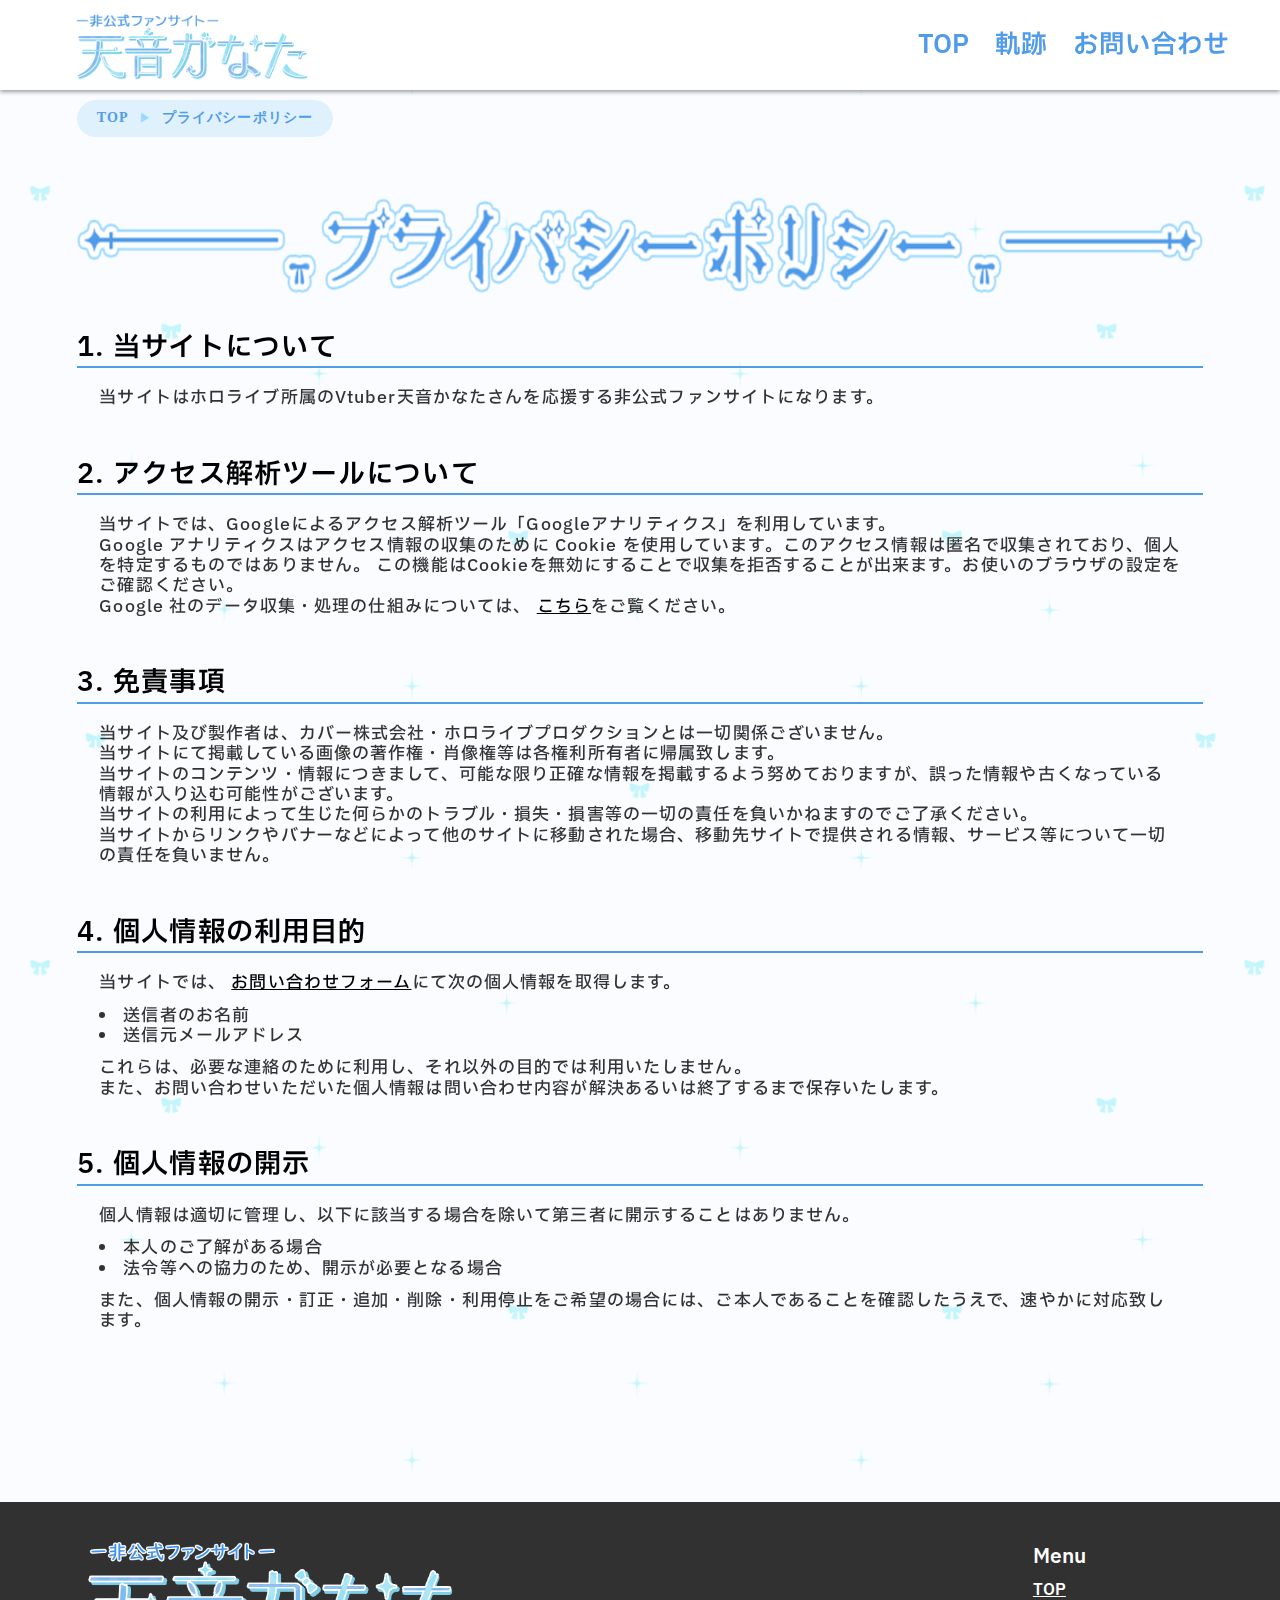
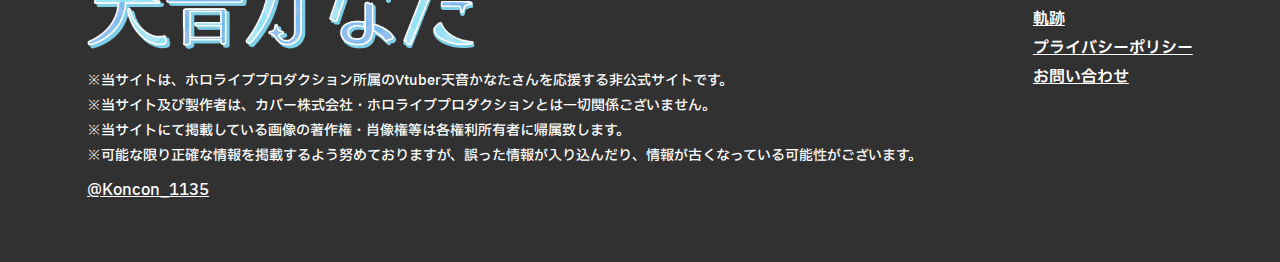
<file: ppricy.html>
<!DOCTYPE html>
<html lang="ja">
<head>
    <meta charset="UTF-8">
    <meta name="viewport" content="width=device-width, initial-scale=1.0">
    <title>天音かなた非公式ファンサイト - プライバシーポリシー</title>
    <link rel="stylesheet" href="kanatacss/ress.css">
    <!--<link rel="stylesheet" href="https://unpkg.com/ress/dist/ress.min.css">-->
    <link rel="stylesheet" href="kanatacss/kanatacss.css">
    <script src="kanatajs/kanataJavaScriptsub.js" defer></script>
    <link rel="icon" type="image/png" href="kanatafavicon/favicon-96x96.png" sizes="96x96" />
    <link rel="icon" type="image/svg+xml" href="kanatafavicon/favicon.svg" />
    <link rel="shortcut icon" href="kanatafavicon/favicon.ico" />
    <link rel="apple-touch-icon" sizes="180x180" href="kanatafavicon/apple-touch-icon.png" />
    <meta name="apple-mobile-web-app-title" content="MyWebSite" />
    <link rel="manifest" href="kanatafavicon/site.webmanifest" />
    <link rel="preconnect" href="https://fonts.googleapis.com">
    <link rel="preconnect" href="https://fonts.gstatic.com" crossorigin>
    <link href="https://fonts.googleapis.com/css2?family=Rouge+Script&display=swap" rel="stylesheet">
    <link href="https://fonts.googleapis.com/css2?family=M+PLUS+Rounded+1c&display=swap" rel="stylesheet">
    <link href="https://fonts.googleapis.com/css2?family=IBM+Plex+Sans+JP&display=swap" rel="stylesheet">
    
</head>
<body>
    
    <header class="header">
        
        <!-- logo -->
         <div class="topdiv">
            <div class="title_div">
                <h1 class="header_title"><a href="index.html"><img class="hikousikilogo" src="kanataimg/fansaitokanatalogoth.png" alt="非公式ロゴ"></a></h1>
            </div>
            <nav>
                <ul class="headerul">
                    <li class="navli"><a class="nav_btn" href="index.html">TOP</a></li>
                    <li class="navli"><a class="nav_btn" href="kiseki.html">軌跡</a></li>

                    <li class="navli"><a class="nav_btn" href="toiawaseform.php">お問い合わせ</a></li>
                    <li class="navli" id="navtop"><a class="nav_btn" href="ppricy.html">プライバシーポリシー</a></li>
                </ul>
            </nav>
        </div>

        <button class="menu-btn" id="menuToggle">☰</button>
        <div class="topdiv" id="slideMenu">
            <div class="title_div">
                <h1 class="header_title">
                    <img class="hikousikilogo" src="kanataimg/fansaitokanatalogoth.png" alt="非公式ロゴ">
                </h1>
            </div>
            <nav>
                <ul class="headerul">
                    <li class="navli"><a class="nav_btn" href="index.html">TOP</a></li>
                    <li class="navli"><a class="nav_btn" href="kiseki.html">軌跡</a></li>
                    <li class="navli"><a class="nav_btn" href="toiawaseform.php">お問い合わせ</a></li>
                    <li id="puraibasi" class="navli" id="navtop"><a class="nav_btn" href="ppricy.html">プライバシーポリシー</a></li>
    
                </ul>
            </nav>
        </div>

        
    </header>
        
        
    <!-- top images -->
  





    <section class="puraibasi">
        <div class="yokohaba">
            <div class="container">
                <div class="breadcrumb-wrapper">
                    <ul class="breadcrumb">
                        <li><a href="index.html">TOP</a></li>
                        <li><a href="ppricy.html">プライバシーポリシー</a></li>
                    </ul>
                </div>
            </div>
        <h2 class="title" id="subtitle"><img class="titlelogo" src="kanataimg/puraibasilogo.png" alt="プライバシーポリシー"></h2>
           
               <div class="praibasitopdiv">

                    <div class="praibasidiv">
                        <ol>
                        <li class="listsuuji">
                            <h3 class="praibasih3">1. 当サイトについて</h3>
                            <p class="praibasip">当サイトはホロライブ所属のVtuber天音かなたさんを応援する非公式ファンサイトになります。</p>
                        </li>
                        </ol>
                    </div>

                    <div class="praibasidiv">
                        <h3 class="praibasih3">2. アクセス解析ツールについて</h3>
                        <p class="praibasip">
                        当サイトでは、Googleによるアクセス解析ツール「Googleアナリティクス」を利用しています。<br>
                        Google アナリティクスはアクセス情報の収集のために Cookie を使用しています。このアクセス情報は匿名で収集されており、個人を特定するものではありません。
                        この機能はCookieを無効にすることで収集を拒否することが出来ます。お使いのブラウザの設定をご確認ください。
                        </p>
                        <p class="praibasip">
                        Google 社のデータ収集・処理の仕組みについては、
                        <a class="sitasen" rel="noreferrer noopener" href="https://policies.google.com/technologies/partner-sites?hl=ja" target="_blank">こちら</a>をご覧ください。
                        </p>
                    </div>

                    <div class="praibasidiv">
                        <h3 class="praibasih3">3. 免責事項</h3>
                        <p class="praibasip">
                        当サイト及び製作者は、カバー株式会社・ホロライブプロダクションとは一切関係ございません。<br>
                        当サイトにて掲載している画像の著作権・肖像権等は各権利所有者に帰属致します。<br>
                        当サイトのコンテンツ・情報につきまして、可能な限り正確な情報を掲載するよう努めておりますが、誤った情報や古くなっている情報が入り込む可能性がございます。<br>
                        当サイトの利用によって生じた何らかのトラブル・損失・損害等の一切の責任を負いかねますのでご了承ください。<br>
                        当サイトからリンクやバナーなどによって他のサイトに移動された場合、移動先サイトで提供される情報、サービス等について一切の責任を負いません。
                        </p>
                    </div>

                    <div class="praibasidiv">
                        <h3 class="praibasih3">4. 個人情報の利用目的</h3>
                        <p class="praibasip">
                        当サイトでは、
                        <a class="sitasen" href="toiawaseform.php">お問い合わせフォーム</a>にて次の個人情報を取得します。
                        </p>
                        <ul class="praibasiul">
                        <li class="praibasili">送信者のお名前</li>
                        <li class="praibasili">送信元メールアドレス</li>
                        </ul>
                        <p class="praibasip">
                        これらは、必要な連絡のために利用し、それ以外の目的では利用いたしません。<br>
                        また、お問い合わせいただいた個人情報は問い合わせ内容が解決あるいは終了するまで保存いたします。
                        </p>
                    </div>

                    <div class="praibasidiv">
                        <h3 class="praibasih3">5. 個人情報の開示</h3>
                        <p class="praibasip">個人情報は適切に管理し、以下に該当する場合を除いて第三者に開示することはありません。</p>
                        <ul class="praibasiul">
                        <li class="praibasili">本人のご了解がある場合</li>
                        <li class="praibasili">法令等への協力のため、開示が必要となる場合</li>
                        </ul>
                        <p class="praibasip">
                        また、個人情報の開示・訂正・追加・削除・利用停止をご希望の場合には、ご本人であることを確認したうえで、速やかに対応致します。
                        </p>
                    </div>

                    </div>

    </section>
    


<footer class="subfooter">
    <div class="yokohaba">
        <div class="footerdiv">
            <div class="footertwodiv">
                <img class="footerlogo" src="kanataimg/kanalogof.png" alt="非公式ロゴ">
                <p class="footerp">※当サイトは、ホロライブプロダクション所属のVtuber天音かなたさんを応援する非公式サイトです。</p>
                <p class="footerp">※当サイト及び製作者は、カバー株式会社・ホロライブプロダクションとは一切関係ございません。</p>
                <p class="footerp">※当サイトにて掲載している画像の著作権・肖像権等は各権利所有者に帰属致します。</p>
                <p class="footerp">※可能な限り正確な情報を掲載するよう努めておりますが、誤った情報が⼊り込んだり、情報が古くなっている可能性がございます。</p>
                <div id="consns" class="sitasen"><a id="footera" href="https://x.com/Koncon_1135" target="_blank" rel="noopener noreferrer"><p>@Koncon_1135</p></a></div>
            </div>
            <div class="footerthdiv">
                <h4 class="footermenu">Menu</h4>
                <div>
                    <p class="menup"><a id="footera" class="sitasen" href="index.html">TOP</a></p>

                        <p class="menup"><a id="footera" class="sitasen" href="kiseki.html">軌跡</a></p>
                        <p class="menup"><a id="footera" class="sitasen" href="ppricy.html">プライバシーポリシー</a></p>
                        <p class="menup"><a id="footera" class="sitasen" href="toiawaseform.php">お問い合わせ</a></p>
                </div>
            </div>
        </div>
    </div>

</footer>
</body>
</html>
</file>
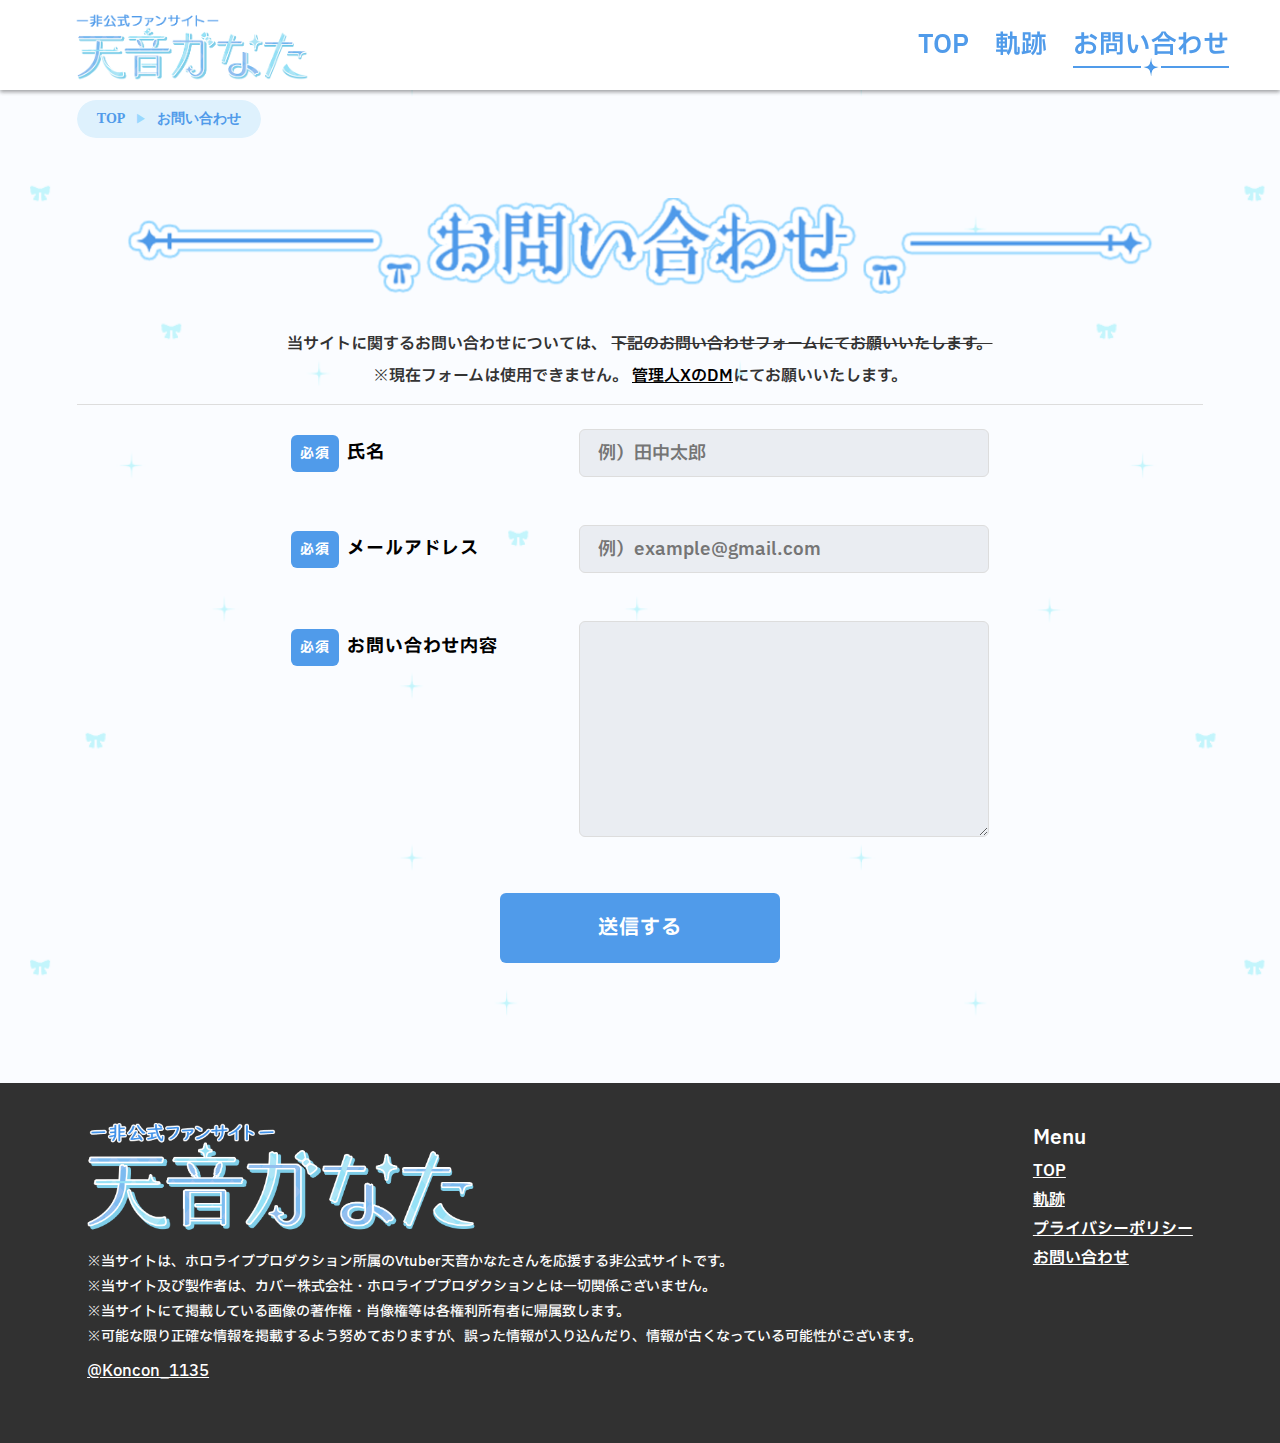
<file: toiawaseform.html>
<!DOCTYPE html>
<html lang="ja">
<head>
    <meta charset="UTF-8">
    <meta name="viewport" content="width=device-width, initial-scale=1.0">
    <title>天音かなた非公式ファンサイト - お問い合わせフォーム</title>
    <link rel="stylesheet" href="kanatacss/ress.css">
    <link rel="stylesheet" href="kanatacss/kanatacss.css">
    <!--
    <form action="toiawaseformkana.php" method="POST">
    -->
    <script src="kanatajs/kanataJavaScriptsub.js" defer></script>
    <link rel="icon" type="image/png" href="kanatafavicon/favicon-96x96.png" sizes="96x96" />
    <link rel="icon" type="image/svg+xml" href="kanatafavicon/favicon.svg" />
    <link rel="shortcut icon" href="kanatafavicon/favicon.ico" />
    <link rel="apple-touch-icon" sizes="180x180" href="kanatafavicon/apple-touch-icon.png" />
    <meta name="apple-mobile-web-app-title" content="MyWebSite" />
    <link rel="manifest" href="kanatafavicon/site.webmanifest" />

    <link rel="preconnect" href="https://fonts.googleapis.com">
    <link rel="preconnect" href="https://fonts.gstatic.com" crossorigin>
    <link href="https://fonts.googleapis.com/css2?family=Rouge+Script&display=swap" rel="stylesheet">
    <link href="https://fonts.googleapis.com/css2?family=M+PLUS+Rounded+1c&display=swap" rel="stylesheet">
    <link href="https://fonts.googleapis.com/css2?family=IBM+Plex+Sans+JP&display=swap" rel="stylesheet">
    
</head>
<body>
    
    <header class="header">
        
        <!-- logo -->
         <div class="topdiv">
            <div class="title_div">
                <h1 class="header_title"><a href="index.html"><img class="hikousikilogo" src="kanataimg/fansaitokanatalogoth.png" alt="非公式ロゴ"></a></h1>
            </div>
            <nav>
                <ul class="headerul">
                    <li class="navli"><a class="nav_btn" href="index.html">TOP</a></li>
                    <li class="navli"><a class="nav_btn" href="kiseki.html">軌跡</a></li>
                    <li class="navli"><a class="nav_btn" id="navtop" href="toiawaseform.html">お問い合わせ</a></li>
                </ul>
            </nav>
        </div>

        <button class="menu-btn" id="menuToggle">☰</button>
        <div class="topdiv" id="slideMenu">
            <div class="title_div">
                <h1 class="header_title">
                    <img class="hikousikilogo" src="kanataimg/fansaitokanatalogoth.png" alt="非公式ロゴ">
                </h1>
            </div>
            <nav>
                <ul class="headerul">
                    <li class="navli"><a class="nav_btn" href="index.html">TOP</a></li>
                    <li class="navli"><a class="nav_btn" href="kiseki.html">軌跡</a></li>
                    <li class="navli"><a class="nav_btn" id="navtop" href="toiawaseform.html">お問い合わせ</a></li>
                    <li id="puraibasi" class="navli"><a class="nav_btn" href="ppricy.html">プライバシーポリシー</a></li>
    
                </ul>
            </nav>
        </div>

        
    </header>
        

  <section class="otoiawase">
    <div class="yokohaba">
      <div class="container">
        <div class="breadcrumb-wrapper">
          <ul class="breadcrumb">
            <li><a href="index.html">TOP</a></li>
            <li><a href="toiawaseform.html">お問い合わせ</a></li>
          </ul>
        </div>
      </div>

      <h2 class="title" id="subtitle">
        <img class="titlelogo" src="kanataimg/otoiawaselogotw.png" alt="お問い合わせフォーム">
      </h2>

      <form class="Form" method="POST" action="toiawaseformkana.php">
        <div class="toiawasepdiv">
          <p class="toiawasep">当サイトに関するお問い合わせについては、
            <span class="torikesisen">下記のお問い合わせフォームにてお願いいたします。</span></p>
          <p class="toiawasetwp">※現在フォームは使用できません。
            <a class="sitasen" href="https://x.com/Koncon_1135" target="_blank">管理人XのDM</a>にてお願いいたします。
          </p>
        </div>

        <div class="Form-Item">
          <p class="Form-Item-Label"><span class="Form-Item-Label-Required">必須</span>氏名</p>
          <input type="text" name="name" class="Form-Item-Input" placeholder="例）田中太郎" required>
        </div>

        <div class="Form-Item">
          <p class="Form-Item-Label"><span class="Form-Item-Label-Required">必須</span>メールアドレス</p>
          <input type="email" name="email" class="Form-Item-Input" placeholder="例）example@gmail.com" required>
        </div>

        <div class="Form-Item">
          <p class="Form-Item-Label isMsg"><span class="Form-Item-Label-Required">必須</span>お問い合わせ内容</p>
          <textarea name="message" class="Form-Item-Textarea" required></textarea>
        </div>

        <!-- ✅ CSRFトークンを送信 -->
        <input type="hidden" name="csrf_token" value="<?= htmlspecialchars($token, ENT_QUOTES, 'UTF-8') ?>">

        <input type="submit" class="Form-Btn" value="送信する">
      </form>
    </div>
  </section>

    


<footer class="subfooter">
    <div class="yokohaba">
        <div class="footerdiv">
            <div class="footertwodiv">
                <img class="footerlogo" src="kanataimg/kanalogof.png" alt="非公式ロゴ">
                <p class="footerp">※当サイトは、ホロライブプロダクション所属のVtuber天音かなたさんを応援する非公式サイトです。</p>
                <p class="footerp">※当サイト及び製作者は、カバー株式会社・ホロライブプロダクションとは一切関係ございません。</p>
                <p class="footerp">※当サイトにて掲載している画像の著作権・肖像権等は各権利所有者に帰属致します。</p>
                <p class="footerp">※可能な限り正確な情報を掲載するよう努めておりますが、誤った情報が⼊り込んだり、情報が古くなっている可能性がございます。</p>
                <div id="consns" class="sitasen"><a id="footera" href="https://x.com/Koncon_1135" target="_blank" rel="noopener noreferrer"><p>@Koncon_1135</p></a></div>
            </div>
            <div class="footerthdiv">
                <h4 class="footermenu">Menu</h4>
                <div>
                    <div>
                        <p class="menup"><a id="footera" class="sitasen" href="index.html">TOP</a></p>
                        <p class="menup"><a id="footera" class="sitasen" href="kiseki.html">軌跡</a></p>
                        <p class="menup"><a id="footera" class="sitasen" href="ppricy.html">プライバシーポリシー</a></p>
                        <p class="menup"><a id="footera" class="sitasen" href="toiawaseform.html">お問い合わせ</a></p>
                    </div>
                </div>
            </div>
        </div>
    </div>

</footer>
</body>
</html>
</file>
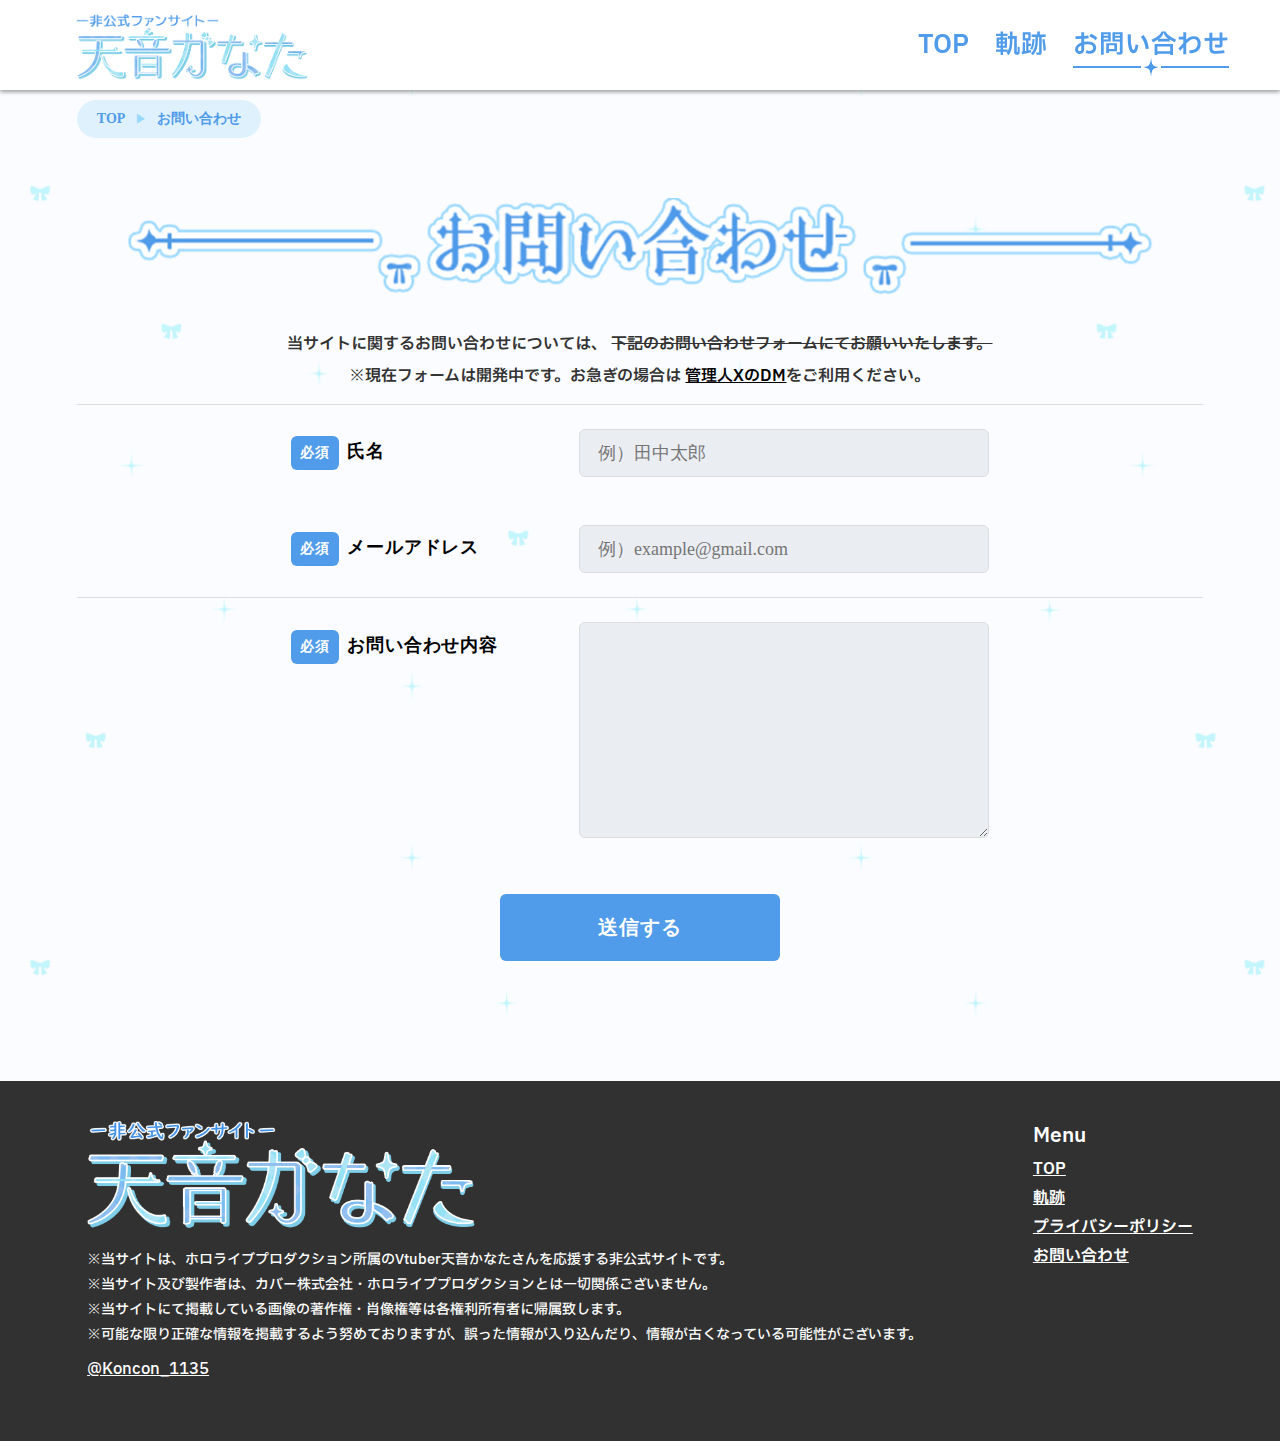
<file: toiawaseform_backup25250522_1704.html>
<!DOCTYPE html>
<html lang="ja">
<head>
    <meta charset="UTF-8">
    <meta name="viewport" content="width=device-width, initial-scale=1.0">
    <title>天音かなた非公式ファンサイト - お問い合わせフォーム</title>
    <link rel="stylesheet" href="kanatacss/ress.css">
    <link rel="stylesheet" href="kanatacss/kanatacss.css">
    <form action="toiawaseformkana.php" method="POST">

    <script src="kanatajs/kanataJavaScriptsub.js" defer></script>
    <link rel="icon" type="image/png" href="kanatafavicon/favicon-96x96.png" sizes="96x96" />
    <link rel="icon" type="image/svg+xml" href="kanatafavicon/favicon.svg" />
    <link rel="shortcut icon" href="kanatafavicon/favicon.ico" />
    <link rel="apple-touch-icon" sizes="180x180" href="kanatafavicon/apple-touch-icon.png" />
    <meta name="apple-mobile-web-app-title" content="MyWebSite" />
    <link rel="manifest" href="kanatafavicon/site.webmanifest" />

    <link rel="preconnect" href="https://fonts.googleapis.com">
    <link rel="preconnect" href="https://fonts.gstatic.com" crossorigin>
    <link href="https://fonts.googleapis.com/css2?family=Rouge+Script&display=swap" rel="stylesheet">
    <link href="https://fonts.googleapis.com/css2?family=M+PLUS+Rounded+1c&display=swap" rel="stylesheet">
    <link href="https://fonts.googleapis.com/css2?family=IBM+Plex+Sans+JP&display=swap" rel="stylesheet">
    
</head>
<body>
    
    <header class="header">
        
        <!-- logo -->
         <div class="topdiv">
            <div class="title_div">
                <h1 class="header_title"><a href="index.html"><img class="hikousikilogo" src="kanataimg/fansaitokanatalogoth.png" alt="非公式ロゴ"></a></h1>
            </div>
            <nav>
                <ul class="headerul">
                    <li class="navli"><a class="nav_btn" href="index.html">TOP</a></li>
                    <li class="navli"><a class="nav_btn" href="kiseki.html">軌跡</a></li>
                    <li class="navli"><a class="nav_btn" id="navtop" href="toiawaseform.html">お問い合わせ</a></li>
                </ul>
            </nav>
        </div>

        <button class="menu-btn" id="menuToggle">☰</button>
        <div class="topdiv" id="slideMenu">
            <div class="title_div">
                <h1 class="header_title">
                    <img class="hikousikilogo" src="kanataimg/fansaitokanatalogoth.png" alt="非公式ロゴ">
                </h1>
            </div>
            <nav>
                <ul class="headerul">
                    <li class="navli"><a class="nav_btn" href="index.html">TOP</a></li>
                    <li class="navli"><a class="nav_btn" href="kiseki.html">軌跡</a></li>
                    <li class="navli"><a class="nav_btn" id="navtop" href="toiawaseform.html">お問い合わせ</a></li>
                    <li id="puraibasi" class="navli"><a class="nav_btn" href="ppricy.html">プライバシーポリシー</a></li>
    
                </ul>
            </nav>
        </div>

        
    </header>
        

  <section class="otoiawase">
    <div class="yokohaba">
      <div class="container">
        <div class="breadcrumb-wrapper">
          <ul class="breadcrumb">
            <li><a href="index.html">TOP</a></li>
            <li><a href="toiawaseform.html">お問い合わせ</a></li>
          </ul>
        </div>
      </div>

      <h2 class="title" id="subtitle">
        <img class="titlelogo" src="kanataimg/otoiawaselogotw.png" alt="お問い合わせフォーム">
      </h2>

      <form class="Form" method="POST" action="toiawaseformkana.php">
        <div class="toiawasepdiv">
          <p class="toiawasep">当サイトに関するお問い合わせについては、
            <span class="torikesisen">下記のお問い合わせフォームにてお願いいたします。</span></p>
          <p class="toiawasetwp">※現在フォームは開発中です。お急ぎの場合は
            <a class="sitasen" href="https://x.com/Koncon_1135" target="_blank">管理人XのDM</a>をご利用ください。
          </p>
        </div>

        <div class="Form-Item">
          <p class="Form-Item-Label"><span class="Form-Item-Label-Required">必須</span>氏名</p>
          <input type="text" name="name" class="Form-Item-Input" placeholder="例）田中太郎" required>
        </div>

        <div class="Form-Item">
          <p class="Form-Item-Label"><span class="Form-Item-Label-Required">必須</span>メールアドレス</p>
          <input type="email" name="email" class="Form-Item-Input" placeholder="例）example@gmail.com" required>
        </div>

        <div class="Form-Item">
          <p class="Form-Item-Label isMsg"><span class="Form-Item-Label-Required">必須</span>お問い合わせ内容</p>
          <textarea name="message" class="Form-Item-Textarea" required></textarea>
        </div>

        <!-- ✅ CSRFトークンを送信 -->
        <input type="hidden" name="csrf_token" value="<?= htmlspecialchars($token, ENT_QUOTES, 'UTF-8') ?>">

        <input type="submit" class="Form-Btn" value="送信する">
      </form>
    </div>
  </section>

    


<footer class="subfooter">
    <div class="yokohaba">
        <div class="footerdiv">
            <div class="footertwodiv">
                <img class="footerlogo" src="kanataimg/kanalogof.png" alt="非公式ロゴ">
                <p class="footerp">※当サイトは、ホロライブプロダクション所属のVtuber天音かなたさんを応援する非公式サイトです。</p>
                <p class="footerp">※当サイト及び製作者は、カバー株式会社・ホロライブプロダクションとは一切関係ございません。</p>
                <p class="footerp">※当サイトにて掲載している画像の著作権・肖像権等は各権利所有者に帰属致します。</p>
                <p class="footerp">※可能な限り正確な情報を掲載するよう努めておりますが、誤った情報が⼊り込んだり、情報が古くなっている可能性がございます。</p>
                <div id="consns" class="sitasen"><a id="footera" href="https://x.com/Koncon_1135" target="_blank" rel="noopener noreferrer"><p>@Koncon_1135</p></a></div>
            </div>
            <div class="footerthdiv">
                <h4 class="footermenu">Menu</h4>
                <div>
                    <div>
                        <p class="menup"><a id="footera" class="sitasen" href="index.html">TOP</a></p>
                        <p class="menup"><a id="footera" class="sitasen" href="kiseki.html">軌跡</a></p>
                        <p class="menup"><a id="footera" class="sitasen" href="ppricy.html">プライバシーポリシー</a></p>
                        <p class="menup"><a id="footera" class="sitasen" href="toiawaseform.html">お問い合わせ</a></p>
                    </div>
                </div>
            </div>
        </div>
    </div>

</footer>
</body>
</html>
</file>
<file: kanatacss/ress.css>
/* resset.dev • v5.0.2 */

/* # =================================================================
   # Global selectors
   # ================================================================= */

html {
  box-sizing: border-box;
  -webkit-text-size-adjust: 100%; /* Prevent adjustments of font size after orientation changes in iOS */
  word-break: normal;
  -moz-tab-size: 4;
  tab-size: 4;
}

*,
::before,
::after {
  background-repeat: no-repeat; /* Set `background-repeat: no-repeat` to all elements and pseudo elements */
  box-sizing: inherit;
}

::before,
::after {
  text-decoration: inherit; /* Inherit text-decoration and vertical align to ::before and ::after pseudo elements */
  vertical-align: inherit;
}

* {
  padding: 0; /* Reset `padding` and `margin` of all elements */
  margin: 0;
}

/* # =================================================================
   # General elements
   # ================================================================= */

hr {
  overflow: visible; /* Show the overflow in Edge and IE */
  height: 0; /* Add the correct box sizing in Firefox */
  color: inherit; /* Correct border color in Firefox. */
}

details,
main {
  display: block; /* Render the `main` element consistently in IE. */
}

summary {
  display: list-item; /* Add the correct display in all browsers */
}

small {
  font-size: 80%; /* Set font-size to 80% in `small` elements */
}

[hidden] {
  display: none; /* Add the correct display in IE */
}

abbr[title] {
  border-bottom: none; /* Remove the bottom border in Chrome 57 */
  /* Add the correct text decoration in Chrome, Edge, IE, Opera, and Safari */
  text-decoration: underline;
  text-decoration: underline dotted;
}

a {
  background-color: transparent; /* Remove the gray background on active links in IE 10 */
}

a:active,
a:hover {
  outline-width: 0; /* Remove the outline when hovering in all browsers */
}

code,
kbd,
pre,
samp {
  font-family: monospace, monospace; /* Specify the font family of code elements */
}

pre {
  font-size: 1em; /* Correct the odd `em` font sizing in all browsers */
}

b,
strong {
  font-weight: bolder; /* Add the correct font weight in Chrome, Edge, and Safari */
}

/* https://gist.github.com/unruthless/413930 */
sub,
sup {
  font-size: 75%;
  line-height: 0;
  position: relative;
  vertical-align: baseline;
}

sub {
  bottom: -0.25em;
}

sup {
  top: -0.5em;
}

table {
  border-color: inherit; /* Correct border color in all Chrome, Edge, and Safari. */
  text-indent: 0; /* Remove text indentation in Chrome, Edge, and Safari */
}

iframe {
  border-style: none;
}

/* # =================================================================
   # Forms
   # ================================================================= */

input {
  border-radius: 0;
}

[type='number']::-webkit-inner-spin-button,
[type='number']::-webkit-outer-spin-button {
  height: auto; /* Correct the cursor style of increment and decrement buttons in Chrome */
}

[type='search'] {
  -webkit-appearance: textfield; /* Correct the odd appearance in Chrome and Safari */
  outline-offset: -2px; /* Correct the outline style in Safari */
}

[type='search']::-webkit-search-decoration {
  -webkit-appearance: none; /* Remove the inner padding in Chrome and Safari on macOS */
}

textarea {
  overflow: auto; /* Internet Explorer 11+ */
  resize: vertical; /* Specify textarea resizability */
}

button,
input,
optgroup,
select,
textarea {
  font: inherit; /* Specify font inheritance of form elements */
}

optgroup {
  font-weight: bold; /* Restore the font weight unset by the previous rule */
}

button {
  overflow: visible; /* Address `overflow` set to `hidden` in IE 8/9/10/11 */
}

button,
select {
  text-transform: none; /* Firefox 40+, Internet Explorer 11- */
}

/* Apply cursor pointer to button elements */
button,
[type='button'],
[type='reset'],
[type='submit'],
[role='button'] {
  cursor: pointer;
}

/* Remove inner padding and border in Firefox 4+ */
button::-moz-focus-inner,
[type='button']::-moz-focus-inner,
[type='reset']::-moz-focus-inner,
[type='submit']::-moz-focus-inner {
  border-style: none;
  padding: 0;
}

/* Replace focus style removed in the border reset above */
button:-moz-focusring,
[type='button']::-moz-focus-inner,
[type='reset']::-moz-focus-inner,
[type='submit']::-moz-focus-inner {
  outline: 1px dotted ButtonText;
}

button,
html [type='button'], /* Prevent a WebKit bug where (2) destroys native `audio` and `video`controls in Android 4 */
[type='reset'],
[type='submit'] {
  -webkit-appearance: button; /* Correct the inability to style clickable types in iOS */
}

/* Remove the default button styling in all browsers */
button,
input,
select,
textarea {
  background-color: transparent;
  border-style: none;
}

a:focus,
button:focus,
input:focus,
select:focus,
textarea:focus {
  outline-width: 0;
}

/* Style select like a standard input */
select {
  -moz-appearance: none; /* Firefox 36+ */
  -webkit-appearance: none; /* Chrome 41+ */
}

select::-ms-expand {
  display: none; /* Internet Explorer 11+ */
}

select::-ms-value {
  color: currentColor; /* Internet Explorer 11+ */
}

legend {
  border: 0; /* Correct `color` not being inherited in IE 8/9/10/11 */
  color: inherit; /* Correct the color inheritance from `fieldset` elements in IE */
  display: table; /* Correct the text wrapping in Edge and IE */
  max-width: 100%; /* Correct the text wrapping in Edge and IE */
  white-space: normal; /* Correct the text wrapping in Edge and IE */
  max-width: 100%; /* Correct the text wrapping in Edge 18- and IE */
}

::-webkit-file-upload-button {
  /* Correct the inability to style clickable types in iOS and Safari */
  -webkit-appearance: button;
  color: inherit;
  font: inherit; /* Change font properties to `inherit` in Chrome and Safari */
}

/* Replace pointer cursor in disabled elements */
[disabled] {
  cursor: default;
}

/* # =================================================================
   # Specify media element style
   # ================================================================= */

img {
  border-style: none; /* Remove border when inside `a` element in IE 8/9/10 */
}

/* Add the correct vertical alignment in Chrome, Firefox, and Opera */
progress {
  vertical-align: baseline;
}

/* # =================================================================
   # Accessibility
   # ================================================================= */

/* Specify the progress cursor of updating elements */
[aria-busy='true'] {
  cursor: progress;
}

/* Specify the pointer cursor of trigger elements */
[aria-controls] {
  cursor: pointer;
}

/* Specify the unstyled cursor of disabled, not-editable, or otherwise inoperable elements */
[aria-disabled='true'] {
  cursor: default;
}
</file>
<file: kanatacss/kanatacss.css>
@charset "UTF-8";e



/*全体*/
html, body {
  overflow-x: hidden;
}
body{
  width: 100%;
}
img {max-width: 100%;}
li {list-style: none;}
.yokohaba{
  width: 88%;
  margin: 0 auto;
  
}
a{
  color: #000;
  text-decoration: none;
}
.sitasen{
  text-decoration: underline;
}
.torikesisen{
  text-decoration: line-through;
}
iframe{
  pointer-events: auto;
  position: relative;
  z-index: 10;
}

/*index*/


/*header*/

.header{
  height: auto;
  display: flex;
  justify-content: center;
}

.topdiv{
    position: fixed;
    height: 10vh;
    box-shadow:0 2px 4px rgba(0, 0, 0, 0.2);
    display: flex;
    justify-content: space-between;
    width:100%;
    background-color: white;
    padding: 0 4%;
    z-index: 2000;
}
nav{
  margin: auto 0;
}
#puraibasi{
  display: none;

}
.headerul{
  font-family: "IBM Plex Sans JP","M PLUS Rounded 1c", sans-serif;
  font-weight: 600;
  font-style: normal;
  font-size: 1.2rem;
  /*
  font-family: "Zen Old Mincho", serif;
  font-weight: 500;
  font-style: normal;
  */
  display: flex;
  gap:26px
    
}
.headerul li a{
    text-decoration: none;
    color: #509BEA;
    font-size:1.6rem;
}


#navtop::after{
  transform: scale(1, 1);
}

.nav_btn {
  display: inline-block;
  text-align: center;
  text-decoration: none;
  outline: none;
  border-bottom:2px;
  color:#509BEA;
}
.navli a {
  position: relative;
  
}

.navli a::after {
  position: absolute;
  left: 0;
  content: '';
  width: 100%;
  height: 100%;
  background-image: url("../kanataimg/sent.png");
  background-repeat: no-repeat;
  background-position:center;
  bottom: -22px;
  transform: scale(0, 1);
  transition: transform 0.7s;
  transform-origin: center;
}

a:hover::after {
  transform: scale(1, 1)
}





.header_title {
  text-align: center;
  align-items: center;
  
}
.title_div{
  display: flex;
  align-items: center;
  justify-content: center;
  margin-left: 20px;
}
.hikousikilogo{
  padding-left: 0%;
  width: auto;
  height: 8vh;
  margin: auto;
  display: block;
}
/*headersukuro-ru
.header--sticky {
  position: fixed;
  top: -1.5vh;
  left: 0;
  right: 0;
  opacity: 1;
  width: 98.5%;
  height: 10vh;
  visibility: visible;
  transform: 0.3s;
  animation: slideDown 0.3s ease-in-out;
}

@keyframes slideDown {
  0% {
    transform: translateY(-100%);
  }
  100% {
    transform: translateY(0%);
  }
}
*/


/*owari headers*/






/*injike-ta*/


  /* ↓ スライドの外枠 */
  .slide-wrapper {
    height: 90vh;
    position: relative;
    overflow: hidden; /* はみ出したスライドを隠す */
    margin-top: 10vh;
    aspect-ratio: 16 / 9;
    width: 100%;
    height: auto;
}
  
  /*  ↓ スライド（コンテンツ） */
  .slide { /*スライド全体 */
    width: 300%;
    height: 100%;
    display: flex;
    transition: all 0.7s;
  }
  .slide div { /* スライド */
    width: 33.33%;
    height: 100%;
    font-size: 16px;
    display: flex;
    text-align: center;
    justify-content: center;
    align-items: center;
  }
  .slide1 { /* スライドさせるために必要なクラス */
    transform: translateX(0);
  }
  .slide2 { /* スライドさせるために必要なクラス */
    transform: translateX(-33.33%);
  }
  .slide3 { /* スライドさせるために必要なクラス */
    transform: translateX(-66.66%);
  }
  .slide div:nth-of-type(1){ /* 背景画像 */
    background-image: url("../kanataimg/GpEIRt0bgAAClnA.jpg");
    background-size: cover;
    background-position: center;
    background-repeat: no-repeat;

  
  }
  .slide div:nth-of-type(2){ /* 背景画像 */
    background-image: url("../kanataimg/maxresdefault (1).jpg");
    background-size: cover;
    background-position: center;
    background-repeat: no-repeat;
    
  }
  .slide div:nth-of-type(3){ /* 背景画像 */
    background-image: url("../kanataimg/FHnjdeoaIAk-jGf.jpg");
    background-size: cover;
    background-position: center;
    background-repeat: no-repeat;
  }
  /* ↓ 左右のボタン */
  .next {
    position: absolute;
    width: 15px;
    height: 15px;
    right: 10px;
    bottom: 50%;
    z-index: 10;
    cursor: pointer;
    border-top: solid 3px #000;
    border-right: solid 3px #000;
    -webkit-transform: rotate(45deg) translateY(50%);
    transform: rotate(45deg) translateY(50%);
  }
  .prev {
    position: absolute;
    width: 15px;
    height: 15px;
    left: 25px;
    bottom: 50%;
    z-index: 10;
    cursor: pointer;
    border-top: solid 3px #000;
    border-right: solid 3px #000;
    -webkit-transform: rotate(-135deg) translateY(-50%);
    transform: rotate(-135deg) translateY(-50%);
  }
  /* ↓ インジケーター */
  .indicator {
    width: 100%;
    position: absolute;
    bottom: 20px;
    display: flex;
    column-gap: 18px;
    z-index: 10;
    justify-content: center;
    align-items: center;
  }
  .indicator li {
    width: 24px;
    height: 24px;
    list-style: none;
    cursor: pointer;
  }

  .indicator li:first-of-type {
    background-image: url("../kanataimg/innjike-ta.png");
  }
  .indicator li:nth-of-type(2n) {
    background-image: url("../kanataimg/innjike-tatw.png");
  }
  .indicator li:last-of-type {
    background-image: url("../kanataimg/innjike-tatw.png");
  }
  


/*main*/

.title{
    text-align: center;
    margin-top: 20px;
    margin-bottom: 30px;
    opacity: 0;
    transform: translateY(50px);
 
}
.titlelogo{
  height:96px;
  width: auto;
}
section{
  padding-bottom: 60px;
}
/*Profile*/

.helloaisatu{
  text-align: left;
    font-size: 2rem;
    font-family: "IBM Plex Sans JP","M PLUS Rounded 1c", sans-serif;
    font-weight: bold;
    font-style: normal;
    color:#509BEA;
    margin-bottom: -12px;
}


.profilename{
  font-family: "IBM Plex Sans JP","M PLUS Rounded 1c", sans-serif;
  font-weight: 900;
  font-style: normal;
  font-size: 3.8rem;
  color: #509BEA; 
  padding-bottom: 0;
  margin: 0;
  text-align: center;
}
.name{
  margin-bottom: 28px;
}
.kana{
  font-family: "IBM Plex Sans JP","M PLUS Rounded 1c", sans-serif;
  font-weight: 600;
  font-style: normal;
  font-size: 1.1rem;
  color: #76c0ea;
  text-align: center;
  margin-top: -10px;
}

.profile{
    padding-top: 20vh;
    background-image: url(../kanataimg/haikeikana.png);
    background-repeat: repeat-y;
    background-size: contain;
    object-fit: cover;
}

.profilediv{
    width:auto;
    display: flex;
    justify-content: space-between;
  gap: 2%;
    margin:0 auto;
    opacity: 0;
}

.profileimg{
  width: 100%;
  height: 100%;
  margin: 0 auto;
}
.profileone{
  width: 50%;
  margin: 0 auto;
  display: flex;
  flex-direction:column;
}
#kanadiv{
  display: none;
}
.rinkdiv{
  margin-top: 28px;
  width: 100%;
}
.mainrink{
  text-align: center;
}
.sns{
  display: grid;
  padding-top: 8px;
}
.snsth{
  display: grid;
  grid-template-columns: 1fr 1fr;
  gap: 10px;
}
#snsp{
  width: 100%;
  z-index: 1000;
  position: relative;
}
#snsptw{
  width: 100%;
  z-index: 1000;
  position: relative;
}
#snspth{
  width: 100%;
  z-index: 1000;
  position: relative;
}
.btn a {
  position: relative;
  display: block;
  width: 100%;
  padding: 12px 0;
  background-color: #fff;
  font-family: "IBM Plex Sans JP","M PLUS Rounded 1c", sans-serif;
  font-style: normal;
  font-size: 14px;
  font-weight: 700;
  color: #509BEA;
  line-height: 1;
  text-decoration: none;
  text-align: center;
  transition: .2s;
  box-sizing: border-box;
  border-radius: 4px;
  margin: 6px auto;
}
.btn a::after {
  content: '';
  position: absolute;
  top: 0;
  bottom: 0;
  right: 25px;
  width: 6px;
  height: 6px;
  margin: auto;
  border-top: 2px solid #509BEA;
  border-right: 2px solid #509BEA;
  transform: rotate(45deg);
  transition: .2s;
  box-sizing: border-box;
}

/* スライドする背景色のスタイル */

.btn-slide-horizontal a {
  border: 2px solid #509BEA;
  z-index: 1;
}

.btn-slide-horizontal a::before {
  content: '';
  position: absolute;
  top: 0;
  left: 0;
  width: 100%;
  height: 100%;
  background: #509BEA;
  transform: scaleX(0);
  transform-origin: left;
  transition: transform 0.2s ease;
  z-index: -1;
  pointer-events: none; /* ← これが重要！ */

}

/* ホバー時のスタイル */
.btn-slide-horizontal a:hover {
  color: #fff;
}
.btn-slide-horizontal a:hover::before {
  transform-origin: left top;
  transform: scaleX(1);
  display: block; 
}
.btn-slide-horizontal a:hover::after {
  border-color: #fff;
  
}


.profileimgtwo{
    width:50%;
}
.profiletwoimg{
  background-color: #fff;
}
#hei{

  font-family: "IBM Plex Sans JP","M PLUS Rounded 1c", sans-serif;
  font-weight: 600;
  font-style: normal;
  font-size: 28px;
  margin-top: 0;
  margin-bottom: 2px;
  text-align: left;
}
.profilepdiv{
  margin-top: 18px;
  margin-bottom: 12px;
}
.profilep{
  font-family: "IBM Plex Sans JP","M PLUS Rounded 1c", sans-serif;
  font-weight: 500;
  font-style: normal;
  font-size: 19px;
  margin-top: 0;
  margin-bottom: 12px;
  color: #333;
  text-align: justify;
}
/*hyou*/
.teble{
  display: flex;
  gap:2%;
  margin-top: 20px;
  margin-bottom: 30px;
}
table{border-collapse:collapse;}
tr{border-bottom: solid 1px #76c0ea;              /* 枠線指定 */}
th{
  color: #509BEA;
  text-align: left;
  font-family: "IBM Plex Sans JP","M PLUS Rounded 1c", sans-serif;
  font-weight: 600;
  font-style: normal;
  font-size: 15px;

}
td{
  font-family: "IBM Plex Sans JP","M PLUS Rounded 1c", sans-serif;
  font-weight: 600;
  font-style: normal;
  font-size: 15px;
  color: #333;
}
th,td {
  width:50%;
  padding: 10px;      /* 余白指定 */
}
.tabletw{
  margin-left: 5%;
}

/*
GALLERY
================================================ */

.profileimgone {
  
    width: 100%;
    margin: 0 auto;
    position: relative;
    z-index: 500;
    margin: 0 auto;
    text-align: justify;
}

.profileimgone::after
 {
    display: block;
    content: '';
    width: 100%;
  height: 120%;
    z-index: -100;
    background-image: url(../kanataimg/wakuimgfi.png);
    background-repeat: no-repeat;
    background-size: contain;
    top: 0.2rem;
    position: absolute;
}

.profileul {
    display: grid;
    gap: 0.8rem;
    grid-template-columns: repeat(4,24%);
    list-style: none;
    padding: 1rem 0;
}

.profileul img {
    aspect-ratio: 3/4;
    width: 100%;
    height: 210px;
    object-fit: cover;
    cursor: pointer;
    
}



/*MIRYOKU*/
.miryoku{
  background-image: url(../kanataimg/haikeikana.png);
  background-repeat: repeat-y;
  background-size: 100% auto;
  position:  relative;        /* 位置指定 */
  z-index: auto;
  padding-top:  60px;
  padding-bottom: 120px;
}
.image-container {
  width: 80%;
  max-height:4vw;
  overflow:hidden;
  border: 2px dotted #49c9d4;
}
.charmtitle{
  margin-bottom: 50px;
}
.charmtitlediv{
  opacity: 0;
}
.charmdiv{
  display: flex;
  justify-content: space-between;
  gap:2%;
  opacity: 0;
}

.charm {
  position: relative;
  text-align: left;
  color:#509BEA;
  font-family: "M PLUS Rounded 1c","IBM Plex Sans JP", sans-serif;
  font-weight: 600;
  font-style: normal;
  font-size: 2rem;
  letter-spacing: 0.01em;
  border-bottom: 2px solid #509BEA;
  margin-bottom: 20px;
  /*
  font-family: "Zen Old Mincho", serif;
  font-weight: 500;
  font-style: normal;
  font-size: 30px;
  */
  padding-top: 24px;
}
.charmdivp{
  width: 68%;
}

.charmdivimg{

  position: relative; /* 親要素の位置基準を確保 */
  display: inline-block; /* 必要に応じて */}





  
.charmdivimg::before {
  content: "";
  position: absolute;
  bottom: -16px;
  right: -20px;
  width: 100%;
  height: 100%;
  box-sizing: border-box; /* サイズ計算をborder込みに */
  border: 2px solid #509BEA;
  background-color: #509BEA;
  border-radius: 2%;
  background-clip: padding-box; /* 背景色がボーダーにはみ出ないように */
  z-index: -1;
  }

.charmimg{
  width: 533px;
  height: 300px;
  max-width: 100%;
  border-radius: 2%;
 
}

.charmdougadiv{
  display: flex;
  gap:2%;
  justify-content: space-between;
  flex-wrap:nowrap;
  padding-top: 10px;
  width: 100%;
}

.douga{
  opacity: 0;
 aspect-ratio: 16 / 9;
 width: 100%;
 height: auto;
 flex: 1 1 30%;
 min-width: 200px;
}



/*
.charmdeco{
  position: absolute;
  font-style: italic;
  text-align: left top;
  color: #509BEA;
  font-size: 38px;
  transform: rotate( -25deg );
  font-family: "Rouge Script", serif;
  font-weight: 400;
  padding-top: -30px;
  padding-bottom: 80px;
}
  */
.charmp{
  font-family: "IBM Plex Sans JP","M PLUS Rounded 1c", sans-serif;
  font-weight: 500;
  font-style: normal;
  font-size: 19px;
  color: #333;
}


/*楽曲*/
.gakkyoku{
  
  background-image: url(../kanataimg/haikeikana.png);
  background-repeat: repeat-y;
  background-size: cover;
  padding-top: 60px;
  padding-bottom: 120px;
}


figure{
  width: auto;
  height: auto;
  overflow: hidden;
  border-radius: 2%;
}

.album{
  display: flex;
  gap: 8px;
  margin-top: 8px;
  margin-bottom: 2px;

}
.gakkyokutitle{

  text-align: left;
  font-family: "IBM Plex Sans JP","M PLUS Rounded 1c", sans-serif;
  font-weight: 600;
  font-style: normal;
  color: #333;
  font-size: 1.2rem;
  letter-spacing: 0.01em;
}

.kyoku{
  font-family: "IBM Plex Sans JP","M PLUS Rounded 1c", sans-serif;
  font-weight: 600;
  font-style: normal;
  font-size: 0.9rem;
  color: #333;
  letter-spacing: 0.04em;
  border: solid 2px #333;
  background-color: #ebf5ff;
  width: auto;
  padding-left: 8px;
  padding-right: 8px;
  height: 28px;
  line-height: 26px;
  text-align: center;
  border-radius: 9999px;
}
.ver{
  font-size: 0.2rem;
}


.card-box:hover{
  transform: translateY(-8px);
}




.card-box .gakkyokudiv .gakkyokuimg {
    vertical-align:top;
  }
  .card-box .gakkyokudiv .gakkyokutitle {
    margin:0px 0 0;}
  .card-box .gakkyokudiv .gakkyokuimg {
    overflow:hidden;
}
.card-box .gakkyokudiv .gakkyokuimg {
    transition: transform 0.4s ease;
    border-radius: 2%;
    }
.card-box .gakkyokudiv:hover .gakkyokuimg {
      transform:scale(1.1);
    }
.gakkyokutime{
  font-family: "IBM Plex Sans JP","M PLUS Rounded 1c", sans-serif;
  font-weight: 100;
  font-style: normal;
  font-size: 0.9rem;
 
}
.timediv{
  display: flex;
  align-items: center;
  margin-top: 4px;
  gap:4px;
}
.timesen{
  width: 20px;
  height: 1px;
  background-color: black;
}
.timediv{
  display: none;
}



.gakkyokutopdiv {
  display: flex;
  gap: 2%;
  justify-content: center;
  flex-wrap: wrap;
  padding-top: 10px;
  width: 98%;
  box-sizing: border-box;
  margin: 0;
}

.card-box {
  width: 23.5%;
  min-width: 200px;
  margin-top: 20px;
  margin-bottom: 30px;
  transition: transform 0.3s ease-in-out, box-shadow 0.3s ease-in-out;
  transform: translateY(0);
  opacity: 0;
  flex-grow: 0;
  box-sizing: border-box;
  display: flex;
  flex-wrap: wrap;
}

.gakkyokudiv {
  flex: 1;
  display: flex;
  flex-direction: column;
  box-shadow: 0 2px 5px rgba(0, 0, 0, 0.3);
  padding: 14px;
  background-color: #fff;
  border-radius: 8px; /* 角丸にしたいなら追加 */
}

.gakkyokuimg {
  width: 100%;
  height: auto;
  border-radius: 6px; /* 画像に角丸したい場合 */
}





/*IBENT*/
.ibent{
  background-image: url(../kanataimg/haikeikana.png);
  background-repeat: repeat-y;
  background-size: cover;
  padding-top: 60px;
  padding-bottom: 120px;
}

.ibenttopdiv {
  display: flex;
  gap:2%;
  justify-content: space-between;
  flex-wrap:nowrap;
  padding-top: 10px;
  width: 100%;
}

.ibentfigure{
  width: 100%;
  height: auto;
  overflow: hidden;
  border-radius: 2%;
}


.ibenttitle{
  display: -webkit-box;
  -webkit-box-orient: vertical;
  -webkit-line-clamp: 2;
  overflow: hidden;
  word-break: break-all;
  text-align: left;
  font-family: "IBM Plex Sans JP","M PLUS Rounded 1c", sans-serif;
  font-weight: 600;
  font-style: normal;
  color: #333;
  font-size: 1.2rem;
  letter-spacing: 0;
  text-align: left;
}


.ibent-box {
width: 100%;
  margin-bottom: 30px;
  transition: transform 0.3s ease-in-out, box-shadow 0.3s ease-in-out;
  opacity: 0;
  cursor: pointer;
  box-sizing: border-box;
  display: flex; 
  flex-direction: column; 
}


.ibent-box:hover{
  animation-duration: 800s;
  transform: translateY(-8px);
  /*box-shadow: 0 2px 4px rgba(0, 0, 0, 0.2);*/
  -webkit-transition: 0.3s;
	transition: 0.3s;
}
  

.ibent-box .ibentdiv {
  flex: 1;
  display: flex;
  flex-direction: column;
  box-shadow:0 2px 5px rgba(0, 0, 0, 0.3);
  padding:14px;
  background-color:#fff;
  border-radius: 8px; /* 角丸*/
}

.ibent-box .ibentdiv .ibenttitle {
  margin: 10px 0 0;
}
.ibent-box .ibentdiv .ibentimg {
  vertical-align:top;
  overflow:hidden;
  transition: transform 0.4s ease;
  border-radius: 2%;
}
 
.ibent-box .ibentdiv:hover .ibentimg {
  transform:scale(1.1);
}

/*rink*/
.rink{
  background-image: url(../kanataimg/haikeikana.png);
  background-repeat: repeat-y;
  background-size: cover;
  /*background-color: #e8f2fc;*/
  padding-top: 60px;
  padding-bottom: 240px;
  display: none;
}





/*kousinrireki*/
.kousin{
  background-image: url(../kanataimg/haikeikana.png);
  background-repeat: repeat-y;
  background-size: cover;
  padding-top: 60px;
  padding-bottom: 240px;
}
.kousindiv{
  margin: 0 auto;
  width: 88%;
  opacity: 0;
  font-family: "IBM Plex Sans JP","M PLUS Rounded 1c", sans-serif;
  font-weight: 500;
  font-style: normal;
  font-size: 18px;
}

.newsdt{
  display: flex;
  gap: 10%;
  border-top: 1px solid #ddd;
  padding-top: 15px;
  padding-bottom: 15px;
  justify-content: left;
  padding-left: 9%;
  padding-right: 9%;
  color: #333;
}
.rirekispan{
  opacity: 0;
}

/*footer*/
footer{
  background-color: #313131;
  color: #fff;
  padding-top: 40px;
  padding-bottom: 60px;
  position: relative;  /* または absolute/fixed/sticky でも可 */
  z-index: 1000;       /* 数字が大きいほど上に表示される */
}

.footerdiv{
  display: flex;
  justify-content: space-around;
  gap: 8%;

}
.footertwodiv{
  width: auto;
}
.footerthdiv{
  width: auto;
  
}
.footermenu{

  font-family: "IBM Plex Sans JP","M PLUS Rounded 1c", sans-serif;
  font-weight: 600;
  font-style: normal;
  font-size: 20px;
  margin-bottom: 5px;
}
.footerfodiv{
  margin-top: 2px;
  display: flex;
  gap:8%;
}

.footerlogo{
  height:12vh;
  width:auto;
  margin-bottom: 12px;
}
#topmenu{
  margin-left: 16px;
}
#footera{
  color: #fff;
  font-size: 16px;
}
.footerp{
  font-family: "IBM Plex Sans JP","M PLUS Rounded 1c", sans-serif;
  font-weight: 500;
  font-style: normal;
  font-size: 14px;
  margin-top: 4px;
  text-indent: -1em;
  padding-left: 1em;
}
.footermenudiv{
  margin-left: 10px;
}
#consns{
  margin-top: 12px;
  font-family: "IBM Plex Sans JP","M PLUS Rounded 1c", sans-serif;
  font-weight: 500;
  font-style: normal;
  font-size: 14px;
}
.menup{
  margin-top: 4px;
  font-family: "IBM Plex Sans JP","M PLUS Rounded 1c", sans-serif;
  font-weight: 600;
  font-style: normal;
  font-size: 17px;
}


/*sub*/
/*pankuzurisuto*/
.container {
  display: flex;
  justify-content: left;
}
.breadcrumb-wrapper {
  border-radius: 20px;
  max-width: 100%;
  overflow-x: auto; /* モバイルで横スクロール防止 */
}
.breadcrumb {
  
  display: flex;
  flex-wrap: wrap;
  list-style: none;
  padding: 10px 20px;
  background-color: #def1fd;
  border-radius: 20px;
  box-shadow: 0 4px 8px #ecf7fd;
  font-size: 14px;

}

.breadcrumb li {
  display: flex;
  align-items: center;
  color: #509BEA;
}

.breadcrumb li + li::before {
  content: "▶";
  margin: 0 10px;
  color: #99d8ff;
  font-size: 12px;
}

.breadcrumb a {
  text-decoration: none;
  color: #509BEA;
  font-weight: bold;
  transition: color 0.3s;
}

.breadcrumb a:hover {
  color: #1d8aff;
}



/*お問い合わせ*/
.otoiawase{
  background-image: url(../kanataimg/haikeikana.png);
  background-repeat: repeat-y;
  background-size: 100% auto;
  padding-top: 100px;
  padding-bottom: 120px;

}
.toiawasetopdiv{
  opacity: 0;
  transform: translateY(50px);
}
.toiawasepdiv{
  padding-bottom: 16px;
  border-bottom: 1px solid #ddd;
}

.Form {
  font-family: "IBM Plex Sans JP","M PLUS Rounded 1c", sans-serif;
  font-weight: 600;
  font-style: normal;
  font-size: 2vh;
  margin-top: 30px;
  margin-left: auto;
  margin-right: auto;

}
.toiawasep{
  font-family: "IBM Plex Sans JP","M PLUS Rounded 1c", sans-serif;
  font-weight: 600;
  font-style: normal;
  font-size: 16px;
  color: #333;

  text-align: center;
  margin-bottom: 8px;
  
}
.toiawasetwp{
  font-family: "IBM Plex Sans JP","M PLUS Rounded 1c", sans-serif;
  font-weight: 600;
  font-style: normal;
  font-size: 16px;
  text-align: center;
  color: #333;
  width: 90%;
  margin: 0 auto;
}
@media screen and (max-width: 480px) {
  .Form {
    margin-top: 40px;
  }
}
.Form-Item {
  
  padding-top: 24px;
  padding-bottom: 24px;
  width: 100%;
  display: flex;
  align-items: center;
  justify-content: center;
}
@media screen and (max-width: 480px) {
  .Form-Item {
    padding-left: 14px;
    padding-right: 14px;
    padding-top: 16px;
    padding-bottom: 16px;
    flex-wrap: wrap;
  }
}
.Form-Item:nth-child(5) {
  border-bottom: 1px solid #ddd;
}
.Form-Item-Label {
  width: 100%;
  max-width: 248px;
  letter-spacing: 0.05em;
  font-weight: bold;
  font-size: 18px;
}
@media screen and (max-width: 480px) {
  .Form-Item-Label {
    max-width: inherit;
    display: flex;
    align-items: center;
    font-size: 15px;
  }
}
.Form-Item-Label.isMsg {
  margin-top: 8px;
  margin-bottom: auto;
}
@media screen and (max-width: 480px) {
  .Form-Item-Label.isMsg {
    margin-top: 0;
  }
}
.Form-Item-Label-Required {
  border-radius: 6px;
  margin-right: 8px;
  padding-top: 8px;
  padding-bottom: 8px;
  width: 48px;
  display: inline-block;
  text-align: center;
  background: #509BEA;
  color: #fff;
  font-size: 14px;
}
@media screen and (max-width: 480px) {
  .Form-Item-Label-Required {
    border-radius: 4px;
    padding-top: 4px;
    padding-bottom: 4px;
    width: 32px;
    font-size: 10px;
  }
}
.Form-Item-Input {
  border: 1px solid #ddd;
  border-radius: 6px;
  margin-left: 40px;
  padding-left: 1em;
  padding-right: 1em;
  height: 48px;
  flex: 1;
  width: 100%;
  max-width: 410px;
  background: #eaedf2;
  font-size: 18px;
}
@media screen and (max-width: 480px) {
  .Form-Item-Input {
    margin-left: 0;
    margin-top: 18px;
    height: 40px;
    flex: inherit;
    font-size: 15px;
  }
}
.Form-Item-Textarea {
  border: 1px solid #ddd;
  border-radius: 6px;
  margin-left: 40px;
  padding-left: 1em;
  padding-right: 1em;
  height: 216px;
  flex: 1;
  width: 100%;
  max-width: 410px;
  background: #eaedf2;
  font-size: 18px;
}
@media screen and (max-width: 480px) {
  .Form-Item-Textarea {
    margin-top: 18px;
    margin-left: 0;
    height: 200px;
    flex: inherit;
    font-size: 15px;
  }
}
.Form-Btn {
  border-radius: 6px;
  margin-top: 32px;
  margin-left: auto;
  margin-right: auto;
  padding-top: 20px;
  padding-bottom: 20px;
  width: 280px;
  display: block;
  letter-spacing: 0.05em;
  background: #509BEA;
  color: #fff;
  font-weight: bold;
  font-size: 20px;
}
@media screen and (max-width: 480px) {
  .Form-Btn {
    margin-top: 24px;
    padding-top: 8px;
    padding-bottom: 8px;
    width: 160px;
    font-size: 16px;
  }
}

/*プライバシーポリシー*/

/*header*/


/*main*/
#subtitle{
  text-align: center;
  padding-top: 0;
  padding-bottom: 2px;
  margin-top: 60px;
  opacity: 0; /* 初期状態を透明に */
  transform: translateY(-50px); 
  opacity: 0;
  transform: translateY(-50px);
  transition: opacity 0.6s ease-out, transform 0.6s ease-out;
}

.subtitle.show {
  opacity: 1;
  transform: translateY(0);
  
}
.box {
  opacity: 0;
  transform: translateY(-50px);
  transition: opacity 0.6s ease-out, transform 0.6s ease-out;
}
.box.show {
  opacity: 1;
  transform: translateY(0);
}

.puraibasi{
  background-image: url(../kanataimg/haikeikana.png);
  background-repeat: repeat-y;
  background-size: 100% auto;
  padding-top: 100px;
  padding-bottom: 120px;
  line-height: 1.2;
  letter-spacing: 0.07em;

}
.praibasitopdiv {
  opacity: 0;
  transform: translateY(50px);
}

.praibasitopdiv.show {
  opacity: 1;

}

.praibasidiv{
  width: 100%;
  margin: 30px auto 50px auto;
  margin-top:20px;
  margin-bottom: 50px; 
}

.praibasih3{
  font-family: "IBM Plex Sans JP","M PLUS Rounded 1c", sans-serif;
  font-weight: 600;
  font-style: normal;
  font-size: 1.7rem;
  border-bottom: 2px solid #509BEA;
  padding-bottom: 2px;
  margin-bottom: 20px;
}
.praibasip{
  font-family: "IBM Plex Sans JP","M PLUS Rounded 1c", sans-serif;
  font-weight: 500;
  font-style: normal;
  color:#333;
  font-size: 17px;
  width: 96%;
  margin: 0 auto;
}
.praibasiul{
  margin: 12px 0;
  margin-left: 2%;
}

.praibasili{
  font-family: "IBM Plex Sans JP","M PLUS Rounded 1c", sans-serif;
  font-weight: 500;
  font-style: normal;
  color: #333;
  font-size: 17px;
  list-style-type: disc;
  list-style-position: inside;
}



/* kiseki */
.kiseki{
  background-image: url(../kanataimg/haikeikana.png);
  background-repeat: repeat;
  background-size: 100% auto;
  padding-top: 100px;
  padding-bottom: 120px;

  
}

.kisekidiv{
  display: flex;
  justify-content: space-between;
  gap: 4%;
}
.kisekidiv div p{
  color: #333;
}
.timeline-item:last-child {
  border-bottom: none;
}

.timeline {
  position: relative;
  margin-left: 20px;
  padding: 50px auto;
  opacity: 0;
}

.timeline-item {
  border-bottom: 1px solid #ddd;
  padding: 15px 20px;
  background-color: #e3f4ff;
  border-radius: 8px;
  position: relative;
  cursor: pointer;
  transition: 0.3s ease;
  width: 95%;
  margin: 28px 0 0 auto;
}

.timeline-item:hover {
  background-color: #f2faff;
}


.timeline-item h3 {
  margin: 0;
  font-size: 1.6em;
  color: #509BEA;
  font-family:"M PLUS Rounded 1c", "IBM Plex Sans JP", sans-serif;
  font-weight: 600;
  font-style: normal;
  letter-spacing: 0;
}

.timeline-item p {
  font-size: 1.1em;
  font-family: "IBM Plex Sans JP","M PLUS Rounded 1c", sans-serif;
  font-weight: 200;
  font-style: normal;
  margin-top: 8px;
}
.markerdiv{
  left: -5%;
  position: absolute;
  display: flex;
  flex-direction: column;
  
  align-items: center;
}
.timeline-marker {
  top: 10px;
  width: 24px;
  height: 24px;
  background-color: #509BEA;
  border-radius: 50%;
  border: 3px solid white;
  box-shadow: 0 0 8px rgba(0, 0, 0, 0.2);
  z-index: 10;
}
.tatesen-marker{
  top: 20px;
  width: 3px;
  height: 440px;
  background-color: #509BEA;
}

.saigotatesen-marker{
  top: 20px;
  width: 3px;
  height: 200px;
  background-color: #509BEA;
}


.details {
  margin-top: 10px;
  padding: 10px;
  background-color: #e3f4ff;
  border-left: 4px solid #509BEA;
  font-size: 0.9em;
  color: #444;
  display: none;
  border-radius: 6px;
  transition: opacity 0.3s ease;

}
.tensyasin{
  width: 326px;
  height: auto;
  border-radius: 2%;
}
.samune{
  width: 300px;
  height: auto;
  border-radius: 2%;
}
.twitter-tweet{
  width: 326px;
  height: auto;
}

.details p {
  font-size: 16px;
  font-family: "IBM Plex Sans JP","M PLUS Rounded 1c", sans-serif;
  font-weight: 500;
  font-style: normal;
  margin: 6px 0;
  color: #333;
}

.timeline-item:active .details {
  opacity: 1;
}



/* 共通デザイン */


/* ハンバーガーメニュー（モバイル用*/
.menu-btn {
  display: none;

  position: fixed;
  right: 0;
  background: #333;
  color: white;
  border: none;
  padding: 15px 20px;
  font-size: 20px;
  cursor: pointer;
  z-index: 3000;
}


iframe{

  position: relative;
  z-index: 10;
}







@media screen and (max-width: 767px) {
  body{
    width: 100%;
    margin: 0;
  
  }
  img {
    width: 100% ;
    }
  .yokohaba{
    width: 90%;}
  .topdiv{
     width:100%;

  }
  .titlelogo{
    height:auto;
    width: auto;
  }
.title{

  margin-top: 0;
  margin-bottom: 4px;
}
#subtitle{
  margin-top: 0;

}



.slideMenu{
  opacity: 0;
}
  .slide-wrapper {
    aspect-ratio: 16 / 9;
    width: 100%;
    height: auto;
    margin-top: 0;
  }
  .slide div:nth-of-type(1){ /* 背景画像 */
    margin-top: 0;
    aspect-ratio: 16 / 9;
    width: 100%;
    height: auto;
  }
  .slide div:nth-of-type(2){ /* 背景画像 */
    margin-top: 0;
    aspect-ratio: 16 / 9;
    width: 100%;
    height: auto;
  }
  .slide div:nth-of-type(3){ /* 背景画像 */
    margin-top: 0;
    aspect-ratio: 16 / 9;
    width: 100%;
    height: auto;
  }

  .header_title {
   margin-bottom: 12px;
    
  }

  .hikousikilogo{
    padding-left: 0;
    width: auto;
    height: 12vh;
    margin-bottom: 20px;
  }
  .menu-btn {
    display: block;
    width: 60px;
    height: 60px;
}
.topdiv {
    position: fixed;
    overflow:hidden;
    top: 0;
    right: 0;
    height: 100vh;
    width: 60%;
    transform: translateX(100%);
    transition: transform 0.3s ease-in-out;
    display: block;
    background-color: #fff;
    padding-top: 60px;
    margin: 0 0 0 auto;
}

.topdiv.open {
    transform: translateX(0);
    height: 100vh;
    width: 60%;
    overflow: hidden;
    margin: 0 0 0 auto;
}

.headerul{
  gap:18px ;
  flex-direction: column;
}

.navli {
    margin: 0 auto;
}
#puraibasi{
  display: block !important;
}
.navli .nav_btn {
  font-size: 28px;
  position: relative; /* ::after が absolute なので、これを指定しないと期待通りに動かないことがあります */
}
/*プロフィール*/
.profile{
  padding-top: 10vh;
    background-size: auto;
}
.helloaisatu{

  margin-bottom: -18px;
  font-size: 22px;
}
#hei{display: block;}
.waku{width: 100%;}
.profilename{
  font-size: 42px;
}
#namaeone{
  text-align: center;
}
#namaetw{
  text-align: center;
}
.name{
  margin-bottom: 10px;
}
.kana{
  font-size: 1rem;
  margin-top: -6px;
}
#kanadiv{
  display: block;
  margin-top: 8px;
}
#kanadivtw{
  display: none;
}

  .profilediv{
    display: flex;
    flex-wrap: column;
    display: block;
    width: 100%;

    gap: 2%;
    margin: 0;
  }
  .profileone{
    width: 100%;
    margin: 0 auto;
    order: 2;
    display: block;
  }

.profileimgone::after
 {
  width: 100%;
  height: 100%;

}
.profilep{

  font-weight: 500;
  font-size: 17px;

  transform:rotateZ(0.03deg);


}

.profileimg{
  width: 100%;
  height: 100%;
  margin: 0 auto;
}
.rinkdiv{
  margin-top: 0;
  display: none;
}
.btn a {
  width: 120px;

}
.profileimgtwo{
    width:100%;
    order: 1;
}
.tabletw{
  margin-left: 0px;
}

th,td {
  padding: 4px;      /* 余白指定 */
}
.profileul {
  display: grid;
  gap: 0;
  grid-template-columns: repeat(4,25%);
  list-style: none;
  padding: 0;
}
.image-container {
  width: auto;
  max-height:14vw;
  overflow:hidden;
  margin: 6%;
}

.profilejyun{
  display:grid;
}

.profileisyoudiv{
  grid-row:1/2;
  margin-top: 12px;
}

.teble{
  margin-top: 0;
  margin-bottom: 0;
  justify-content: space-between;
}
.teble table{
  width: 48%;
}

th{
  font-weight: 600;
  font-style: normal;
  font-size: 15px;

}
td{
  font-weight: 500;
  font-size: 15px;
}


/*魅力*/
.miryoku{
  
  background-size: auto;
  padding-bottom: 94px;
}
.charmdiv{
  display: block;
}
.charm {
  font-size: 28px;
  margin-bottom: 16px;
}

.charmdivp{
  width: 100%;
}
.charmdougadiv{
  grid-template-columns: repeat(1, 1fr);

}
.charmtitle{
  margin-bottom: 40px;
}

.douga{
  margin-bottom: 16px;
  width: 32%;
 
 }
iframe {
  display: block;
  margin: 0 auto;
}
  .charmp{

    font-weight: 500;
    font-size: 16px;
    letter-spacing: 0;
    transform:rotateZ(0.03deg);

  }

.charmimg{
  width: 90%;
  height: 90%;
}

.charmdivimg {
margin: 16px auto 0 auto;
}
.charmdivimg::before {

  content: "";
  position: absolute;
  bottom: -16px;
  right: 0px;
  width: 90%;
  height: 100%;
  box-sizing: border-box; /* サイズ計算をborder込みに */
  border: 2px solid #509BEA;
  background-color: #509BEA;
  border-radius: 2%;
  background-clip: padding-box; /* 背景色がボーダーにはみ出ないように */
  z-index: -1;
  }
.charmdougadiv{
display: flex;
flex-wrap : wrap;
justify-content:space-between;
margin: 0 auto;
}



/*楽曲*/
figure{
  width: auto;
  height: auto;
}
.gakkyoku{
  padding-top: 0;
  background-size: auto;
}

.gakkyokutopdiv{
  justify-content: space-between;
  flex-wrap: wrap;/*必須*/
  margin: 0 auto;
}
.card-box {
    margin-top: 10px;
    margin-bottom: 10px;
    width: 49%;
}
.card-box .gakkyokudiv {
  padding:12px;
}

.kyoku{
  font-weight: 600;
  font-size: 0.65rem;
  padding-left: 6px;
  padding-right: 6px;
  text-align:center;
  height:26px;
  line-height:26px;

}
.gakkyokutitle{

  font-weight: 600;
  font-style: normal;
  font-size: 16px;
  letter-spacing: 0.01em;
}
/*イベント*/
.ibent{
  padding-top: 0;
  padding-bottom: 120px;
    background-size: auto;
  }
  .ibenttopdiv {
    display: block;
  }
  
  .ibenttopdiv{
  grid-template-columns: 1fr  1fr;

  padding-top: 10px;
  overflow:hidden;
  }
  .ibent-box {
    width:100%;
    padding-bottom: 24px;
    margin: 0 auto;
  }
  .ibent-box .ibentdiv {
    padding:14px;
    width: 98%;
    margin: 0 auto;
  }
  .ibenttitle{
    font-weight: 600;
    font-size: 20px;
    letter-spacing: 0.01em;
    transform:rotateZ(0.03deg);

    text-align: center;
  }
.ibentfigure{
  width: auto;
  height: auto;
  overflow: hidden;
  border-radius: 2%;
}

/*rink*/
.rink{

  padding-top: 0;
  padding-bottom: 104px;
  display: block;
}
.snstw{
  opacity: 0;
  display: block;
}
.btn a {
  width: 100%;
  padding: 16px;
  font-size: 16px;
}

.btn-slide-horizontal{
  margin-top: 8px;
}
.snsdiv {
  display: grid;
  grid-template-columns: 1fr 1fr;
  gap: 10px;
}


/*更新履歴*/
.kousin{
  padding-top: 0;
  padding-bottom: 120px;
  background-size: auto;
}
  .kousindiv{
    width: 100%;
    font-weight: 500;
    font-size: 16px;
  }
  .newsdt{
    gap: 4%;
    padding-top: 10px;
    padding-bottom: 10px;
    padding-left: 32px;
    padding-right: 0;}
/*フッター*/
footer{

  padding-top: 30px;
  padding-bottom: 20px;
  position: relative;  /* または absolute/fixed/sticky でも可 */
  z-index: 1000;       /* 数字が大きいほど上に表示される */
}
.footerlogo{
  height:14vh;
  display: block;
  width:auto;
  margin: 18px auto;

}
  .footerdiv{
    display: block;
    display: flex;
  flex-direction: column;
    gap: 0%;
  }
  .footeronediv{
    display: flex;
  }

  .footerfodiv{
    margin-top: 2px;
    display: block;
    gap:8%;
  }
  /*
  .footerspan{
    display: none;
  }
    */

  .footertwodiv{
    order: 2;
    width: 100%;
  }
  .footerthdiv{
    order: 1;
    width: 100%;
    margin-bottom: 20px;
  }
  .footerp{
    font-family: "IBM Plex Sans JP","M PLUS Rounded 1c", sans-serif;
    font-weight: 400;
    font-style: normal;
    font-size: 12px;
    margin-top: 6px;
    text-indent: -1em;
    padding-left: 1em;
  }
  .footermenu{

    font-family: "IBM Plex Sans JP","M PLUS Rounded 1c", sans-serif;
    font-weight: 600;
    font-style: normal;
    font-size: 15px;
    margin-bottom: 6px;
    transform:rotateZ(0.03deg);
  }
  .menup{
    margin-top: 8px;

    padding-bottom: 2px;
    font-family: "IBM Plex Sans JP","M PLUS Rounded 1c", sans-serif;
    font-weight: 500;
    font-style: normal;
    font-size: 15px;
    transform:rotateZ(0.03deg);
    border-bottom:1px solid #fff; 

  }
  #consns{
    margin-top: 16px;
    font-family: "IBM Plex Sans JP","M PLUS Rounded 1c", sans-serif;
    font-weight: 400;
    font-style: normal;
    font-size: 13px;
    text-align: center;
    transform:rotateZ(0.03deg);
  }
.konp{
  font-size: 14px;
}
  .menup .sitasen{
      text-decoration: none;
  }
  #footera{
    margin-left: 1em;
  }


/*pankuzurisuto*/
  .container {
    margin-bottom: 30px;
  }
  
  .breadcrumb {
    font-size: 13px;
    gap: 6px;
  }

/*konatac*/
#konataimg{
  width: 100%;
  height: 100%;
  margin: 0 auto;
}

  /*kiseki*/
  .kiseki{
    background-image: url(../kanatakanataimg/haikeikana.png);
    background-repeat: repeat;
    background-size: auto;
    padding-top: 100px;
    padding-bottom: 80px;
   
    
  }

.kisekidiv{
  display: block;
  gap: 0%;
}
.dougakiseki{
  width: 100%;
height: auto;
aspect-ratio: 16 / 9;
}
.markerdiv{
  left: -9%;

}
.timeline-marker {
  width: 20px;
  height: 20px;
}
.tatesen-marker{
  top: 20px;
  width: 3px;
  height: 900px;

}
.timeline {
  margin-left: 0;

}

.timeline-item h3 {
  font-weight: 600;
  font-size: 20px;
  
}

.timeline-item p {
  margin-top: 8px;
  margin-bottom: 6px;
    font-weight: 500;
    font-size: 14px;
    letter-spacing: 0;
    transform:rotateZ(0.03deg);

}

/*puraibasi*/
.praibasih3{
  font-family: "IBM Plex Sans JP","M PLUS Rounded 1c", sans-serif;
  font-weight: 600;
  font-style: normal;
  font-size: 1.2rem;

}
.praibasip{

  font-size: 16px;

}

/*otoiawase*/
.Form {
  font-family: "IBM Plex Sans JP","M PLUS Rounded 1c", sans-serif;
  font-weight: 500;
  font-style: normal;
  font-size: 14px;
  margin-top: 30px;
  margin-left: auto;
  margin-right: auto;

}
.charmp{

  font-weight: 500;
  font-size: 16px;
  letter-spacing: 0;
  transform:rotateZ(0.03deg);

}
.toiawasep{
  font-weight: 600;
  font-size: 14px;
  color: #333;

  text-align: center;
  margin-bottom: 8px;
  
}
.toiawasetwp{
  font-weight: 600;
  font-size: 14px;
  color: #333;
  width: 90%;
  margin: 0 auto;
}





}





/*index responsibdezain*/
@media screen and (max-width: 480px){
  
  body{
    width: 100%;
    margin: 0;
  
  }
  img {
    width: 100% ;
    }
  .yokohaba{
    width: 88%;}
  .topdiv{
     width:100%;

  }
  .titlelogo{
    height:auto;
    width: auto;
  }
.title{
  margin-top: 0;
  margin-bottom: 4px;
}
#subtitle{
  margin-top: 0;
}

.slideMenu{
  opacity: 0;
  
}
  .slide-wrapper {
    aspect-ratio: 16 / 9;
    width: 100%;
    height: auto;
    margin-top: 0;
  }
  .slide div:nth-of-type(1){ /* 背景画像 */
    margin-top: 0;
    aspect-ratio: 16 / 9;
    width: 100%;
    height: auto;
  }
  .slide div:nth-of-type(2){ /* 背景画像 */
    margin-top: 0;
    aspect-ratio: 16 / 9;
    width: 100%;
    height: auto;
  }
  .slide div:nth-of-type(3){ /* 背景画像 */
    margin-top: 0;
    aspect-ratio: 16 / 9;
    width: 100%;
    height: auto;
  }

  .header_title {
   margin-bottom: 12px;
    
  }

  .hikousikilogo{
    padding-left: 0;
    width: auto;
    height: 8vh;
    margin-bottom: 20px;
  }
  .menu-btn {
    display: block;
    width: 58px;
    height: 58px;
    margin: auto;
}

.topdiv {
  position: fixed;
  overflow:hidden;
  top: 0;
  right: 0;
  height: 100vh;
  width: 70%;
  transform: translateX(100%);
  transition: transform 0.3s ease-in-out;
  display: block;
  background-color: #fff;
  padding-top: 60px;
  margin: 0 0 0 auto;
}

.topdiv.open {
  transform: translateX(0);
  height: 100vh;
  width: 70%;
  overflow: hidden;
  margin: 0 0 0 auto;
}

.headerul{
  gap:18px ;
  flex-direction: column;
}

.navli {
    margin: 0 auto;
}
.navli .nav_btn {
  font-size: 22px;
  position: relative; /* ::after が absolute なので、これを指定しないと期待通りに動かないことがあります */
}
#puraibasi{
  display: block !important;
}

/*プロフィール*/
.profile{
  padding-top: 10vh;
    background-size: auto;
}
.helloaisatu{
  margin-top: 10px;
  margin-bottom: -20px;

}
#hei{
  display: block;
  font-size: 20px;
}
.waku{width: 100%;}
.profilename{
  font-size: 34px;
}

.name{
  margin-bottom: 10px;
}
.kana{
  font-size: 0.8rem;
  margin-top: -6px;
}
#kanadiv{
  display: block;
}
#kanadivtw{
  display: none;
}

  .profilediv{
    display: flex;
    flex-wrap: column;
    display: block;
    width: 100%;

    gap: 0;
    margin: 0;
  }
  .profileone{
    width: 100%;
    margin: 0 auto;
    order: 2;
    display: block;
  }

.profileimgone::after
 {
  width: 100%;
  height: 100%;

}
.profilep{

  font-weight: 500;
  font-size: 16px;
  letter-spacing: 0;
  transform:rotateZ(0.03deg);


}

.profileimg{
  width: 100%;
  height: 100%;
  margin: 0 auto;
}
.rinkdiv{
  margin-top: 0;
  display: none;
}
.btn a {
  width: 120px;

}
.profileimgtwo{
    width:100%;
    order: 1;
}
.tabletw{
  margin-left: 0px;
}

th,td {
  padding: 4px;      /* 余白指定 */
}
.profileul {
  display: grid;
  gap: 0;
  grid-template-columns: repeat(4,25%);
  list-style: none;
  padding: 0;
}
.image-container {
  width: auto;
  max-height:14vw;
  overflow:hidden;
  margin: 5%;
}

.profilejyun{
  display:grid;
}

.profileisyoudiv{
  grid-row:1/2;
  margin-top: 12px;
}

.teble{
  margin-top: 0;
  margin-bottom: 0;
}

th{
  font-weight: 600;
  font-style: normal;
  font-size: 11px;

}
td{
  font-weight: 500;
  font-size: 12px;
}


/*魅力*/
.miryoku{
  
  background-size: auto;
  padding-bottom: 94px;
}
.charmdiv{
  display: block;;

}
.charm {

  font-size: 22px;

}
.charmdivp{
  width: 100%;
}
.charmdougadiv{
  display: block;
  padding-top: 0;
}
.douga{
  opacity: 0;
  aspect-ratio: 16 / 9;
  width: 100%;
  height: auto;
 }
.charmtitle{
  margin-bottom: 40px;
}
.charmp{

  font-weight: 500;
  font-size: 15px;
  letter-spacing: 0;
  transform:rotateZ(0.03deg);

}


/*楽曲*/
figure{
  width: auto;
  height: auto;
}
.gakkyoku{
  padding-top: 0;
  background-size: auto;
}

.gakkyokutopdiv {

  display: flex;
  justify-content: space-around;
  flex-wrap: wrap; /* 必須 */
  margin: 0 auto;
  align-items: stretch; /* 子要素の高さを揃える */

  margin: 0;
  width: 100%;
gap: 12px;
}

.card-box {
  margin-top: 10px;
  margin-bottom: 00px;
  width: 47%;
  min-width: auto;
  flex-grow: 1;
}

.card-box .gakkyokudiv {
  padding:11px;
}
.kyoku{
  font-weight: 600;
  font-size: 0.65rem;
  padding-left: 6px;
  padding-right: 6px;
  text-align:center;
  height:20px;
  line-height:20px;
}
.gakkyokutitle{

  font-weight: 600;
  font-style: normal;
  font-size: 16px;
  letter-spacing: 0.01em;
}
/*イベント*/
.ibent{
  padding-top: 0;
  padding-bottom: 120px;
    background-size: auto;
  }
  .ibenttopdiv {
    display: block;
    
  }
  
  .ibenttopdiv{
  grid-template-columns: 1fr  1fr;

  padding-top: 10px;
  overflow:hidden;
  }
  .ibent-box {
    width:100%;
    padding-bottom: 16px;
    margin: 0 auto;
  }
  .ibent-box .ibentdiv {
    padding:12px;
  }
  .ibenttitle{
    font-weight: 600;
    font-size: 16px;
    letter-spacing: 0.01em;
    transform:rotateZ(0.03deg);
  }
.ibentfigure{
  width: auto;
  height: auto;
  overflow: hidden;
  border-radius: 2%;
}

/*rink*/
.rink{

  padding-top: 0;
  padding-bottom: 104px;
  display: block;
}
.snstw{
  opacity: 0;
  display: block;
}
.btn a {
  width: 100%;
}
.btn a {
  width: 100%;
  padding: 8px;
  font-size: 14px;
}

.btn-slide-horizontal{
  margin-top: 10px;
}
.snsdiv {
  display: grid;
  grid-template-columns: 1fr 1fr;
  gap: 10px;
}


/*更新履歴*/
.kousin{
  padding-top: 0;
  padding-bottom: 120px;
  background-size: auto;
}
  .kousindiv{
    width: 100%;
    font-weight: 500;
    font-size: 15px;
  }
  .newsdt{
    gap: 4%;
    padding-top: 10px;
    padding-bottom: 10px;
    padding-left: 0;
    padding-right: 0;}
/*フッター*/
footer{

  padding-top: 30px;
  padding-bottom: 20px;
  position: relative;  /* または absolute/fixed/sticky でも可 */
  z-index: 1000;       /* 数字が大きいほど上に表示される */
}
.footerlogo{

  display: block;
  margin: 18px auto;
  height: 8vh !important;
  width: auto;
}
  .footerdiv{
    display: block;
    display: flex;
    flex-direction: column;
    gap: 0%;
  }
  .footeronediv{
    display: flex;
  }

  .footerfodiv{
    margin-top: 2px;
    display: block;
    gap:8%;
  }
  /*
  .footerspan{
    display: none;
  }
    */

  .footertwodiv{
    order: 2;
    width: 100%;
  }
  .footerthdiv{
    order: 1;
    width: 100%;
    margin-bottom: 20px;
  }
  .footerp{
    font-family: "IBM Plex Sans JP","M PLUS Rounded 1c", sans-serif;
    font-weight: 400;
    font-style: normal;
    font-size: 12px;
    margin-top: 6px;
    text-indent: -1em;
    padding-left: 1em;
  }
  .footermenu{

    font-family: "IBM Plex Sans JP","M PLUS Rounded 1c", sans-serif;
    font-weight: 600;
    font-style: normal;
    font-size: 15px;
    margin-bottom: 6px;
    transform:rotateZ(0.03deg);
  }
  .menup{
    margin-top: 8px;

    padding-bottom: 2px;
    font-family: "IBM Plex Sans JP","M PLUS Rounded 1c", sans-serif;
    font-weight: 500;
    font-style: normal;
    font-size: 15px;
    transform:rotateZ(0.03deg);
    border-bottom:1px solid #fff; 

  }
  #consns{
    margin-top: 16px;
    font-family: "IBM Plex Sans JP","M PLUS Rounded 1c", sans-serif;
    font-weight: 400;
    font-style: normal;
    font-size: 13px;
    text-align: center;
    transform:rotateZ(0.03deg);
  }
  .menup .sitasen{
      text-decoration: none;
  }
  #footera{
    margin-left: 1em;
  }


/*pankuzurisuto*/
.container {
  margin-bottom: 30px;
}

.breadcrumb {
  font-size: 10px;
  gap: 6px;
}


  /*kiseki*/
  .kiseki{
    background-image: url(../kanataimg/haikeikana.png);
    background-repeat: repeat;
    background-size: auto;
    padding-top: 100px;
    padding-bottom: 80px;
  }

.kisekidiv{
  display: block;
  gap: 0%;
}
.markerdiv{
  left: -9%;

}
.timeline-marker {
  width: 18px;
  height: 18px;

}
.tatesen-marker{
  top: 20px;
  width: 3px;
  height: 600px;

}
.timeline {
  margin-left: 0;

}

.timeline-item h3 {
  font-weight: 600;
  font-size: 20px;
  
}

.timeline-item p {
  margin-top: 6px;
  margin-bottom: 12px;
    font-weight: 500;
    font-size: 14px;
    letter-spacing: 0;
    transform:rotateZ(0.03deg);

}

/*puraibasi*/
.praibasih3{
  font-family: "IBM Plex Sans JP","M PLUS Rounded 1c", sans-serif;
  font-weight: 600;
  font-style: normal;
  font-size: 1.1rem;
}
.praibasip{
  font-size: 14px;
}

/*otoiawase*/
.Form {
  font-family: "IBM Plex Sans JP","M PLUS Rounded 1c", sans-serif;
  font-weight: 500;
  font-style: normal;
  font-size: 14px;
  margin-top: 30px;
  margin-left: auto;
  margin-right: auto;

}

.toiawasep{
  font-weight: 500;
  font-size: 14px;
  text-align: center;
  margin-bottom: 8px;
  
}
.toiawasetwp{
  font-weight: 500;
  font-size: 15px;
}
}
</file>
